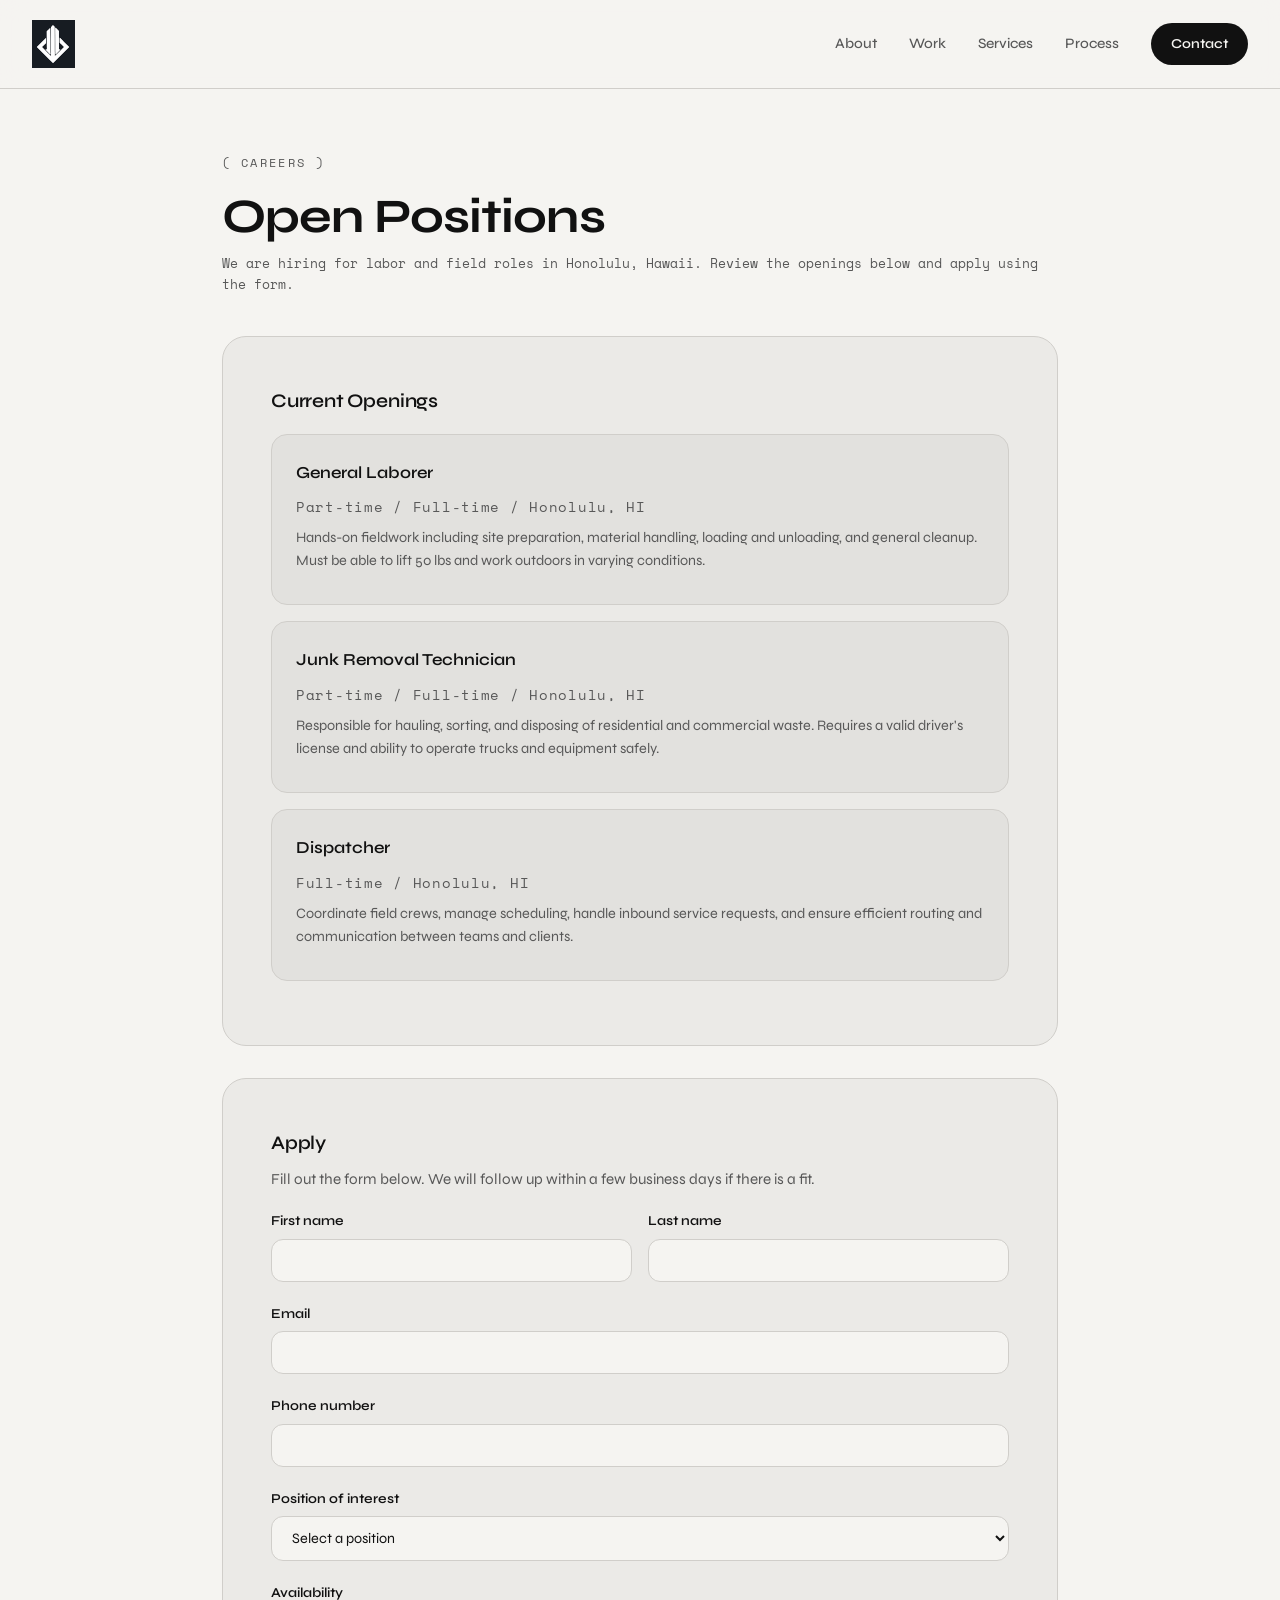
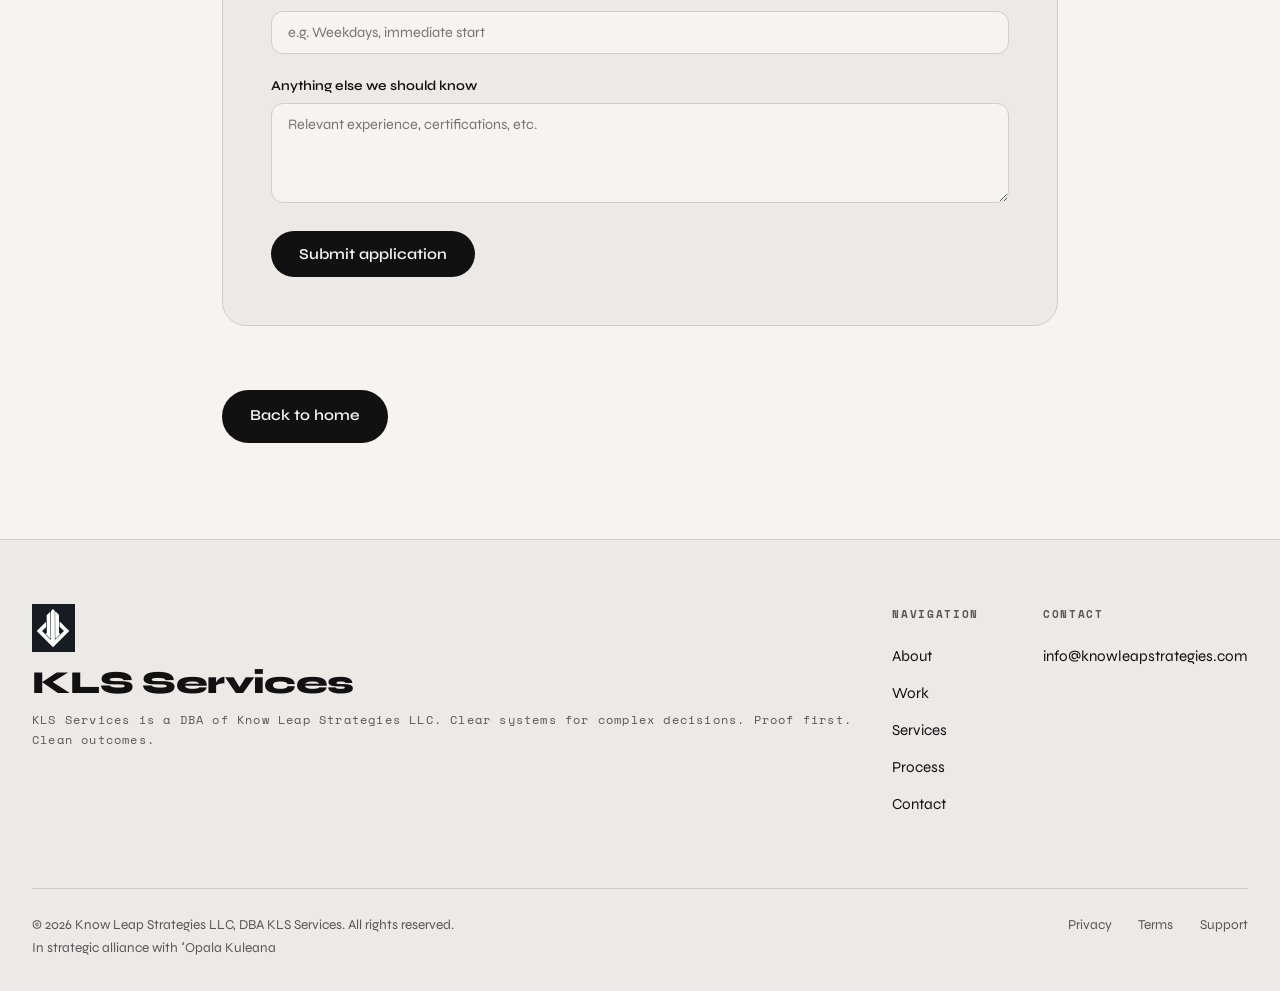
<file: careers/index.html>
<!DOCTYPE html>
<html lang="en">
<head>
  <!-- Google tag (gtag.js) -->
<script async src="https://www.googletagmanager.com/gtag/js?id=G-FE89VCG9CY"></script>
<script>
  window.dataLayer = window.dataLayer || [];
  function gtag(){dataLayer.push(arguments);}
  gtag('js', new Date());

  gtag('config', 'G-FE89VCG9CY');
</script>
<meta charset="utf-8"/>
<title>Careers | Know Leap Strategies | KLS Services</title>
<meta content="width=device-width, initial-scale=1" name="viewport"/>
<meta content="Open positions at Know Leap Strategies (KLS Services). Apply for labor and field roles in Honolulu, Hawaii." name="description"/>
<meta name="robots" content="noindex, nofollow">
<link rel="icon" href="/assets/images/icons/knowleap_favicon.ico" sizes="any">
<link rel="icon" type="image/png" sizes="32x32" href="/assets/images/icons/favicon-32x32.png">
<link rel="icon" type="image/png" sizes="16x16" href="/assets/images/icons/favicon-16x16.png">
<link rel="apple-touch-icon" href="/assets/images/icons/favicon-256x256.png">
<link rel="canonical" href="https://knowleapstrategies.com/careers" />
<meta property="og:title" content="Careers | Know Leap Strategies | KLS Services">
<meta property="og:description" content="Open positions at Know Leap Strategies (KLS Services). Apply for labor and field roles in Honolulu, Hawaii.">
<meta property="og:url" content="https://knowleapstrategies.com/careers" />
<meta property="og:image" content="https://knowleapstrategies.com/assets/images/icons/favicon-256x256.png">
<meta property="og:type" content="website">
<meta name="twitter:card" content="summary_large_image">
<meta name="twitter:image" content="https://knowleapstrategies.com/assets/images/icons/favicon-256x256.png">
<link rel="preconnect" href="https://fonts.googleapis.com">
<link rel="preconnect" href="https://fonts.gstatic.com" crossorigin>
<link href="https://fonts.googleapis.com/css2?family=Instrument+Serif:ital@0;1&family=Syne:wght@400;500;600;700;800&family=Space+Mono:wght@400;700&display=swap" rel="stylesheet">
<style>
  :root {
    --void-black: #f5f4f1;
    --void-dark: #ebeae7;
    --void-gray: #d0ceca;
    --void-gray-light: #bcbab6;
    --void-white: #111111;
    --void-muted: #585858;
    --void-purple: #1a1a1a;
    --void-gradient: linear-gradient(135deg, #111111 0%, #404040 50%, #1a1a1a 100%);
    --font-display: 'Syne', sans-serif;
    --font-serif: 'Instrument Serif', serif;
    --font-mono: 'Space Mono', monospace;
    --max: 900px;
  }

  *, *::before, *::after { margin: 0; padding: 0; box-sizing: border-box; }

  body {
    font-family: var(--font-display);
    background: var(--void-black);
    color: var(--void-white);
    line-height: 1.7;
    overflow-x: hidden;
  }

  a { color: inherit; text-decoration: none; }

  ::selection { background: #1a1a1a; color: #f5f4f1; }

  .site-header {
    position: sticky;
    top: 0;
    z-index: 100;
    background: rgba(245, 244, 241, 0.92);
    backdrop-filter: blur(12px);
    border-bottom: 1px solid var(--void-gray);
  }

  .header-inner {
    max-width: 1400px;
    margin: 0 auto;
    padding: 1.25rem 2rem;
    display: flex;
    justify-content: space-between;
    align-items: center;
  }

  .logo-link {
    display: flex;
    align-items: center;
    gap: 0.5rem;
  }

  .nav-logo-img {
    height: 48px;
    width: auto;
    display: block;
  }

  .footer-logo-img {
    height: 48px;
    width: auto;
    display: block;
    margin-bottom: 0.75rem;
  }

  .header-nav {
    display: flex;
    align-items: center;
    gap: 2rem;
  }

  .header-nav a {
    font-size: 0.9rem;
    font-weight: 500;
    color: var(--void-muted);
    transition: color 0.3s;
  }

  .header-nav a:hover { color: var(--void-white); }

  .header-nav .nav-cta {
    background: var(--void-white);
    color: var(--void-black);
    padding: 0.6rem 1.25rem;
    border-radius: 100px;
    font-weight: 600;
    font-size: 0.85rem;
    transition: box-shadow 0.3s;
  }

  .header-nav .nav-cta:hover {
    box-shadow: 0 10px 30px rgba(0, 0, 0, 0.12);
    color: var(--void-black);
  }

  .page-wrap {
    max-width: var(--max);
    margin: 0 auto;
    padding: 4rem 2rem 6rem;
  }

  .page-label {
    font-family: var(--font-mono);
    font-size: 0.75rem;
    color: var(--void-muted);
    letter-spacing: 0.2em;
    text-transform: uppercase;
    margin-bottom: 1rem;
  }

  .page-title {
    font-size: clamp(2rem, 5vw, 3rem);
    font-weight: 700;
    line-height: 1.15;
    margin-bottom: 0.5rem;
    letter-spacing: -0.02em;
  }

  .page-meta {
    font-family: var(--font-mono);
    font-size: 0.8rem;
    color: var(--void-muted);
    margin-bottom: 2.5rem;
  }

  .content-card {
    background: var(--void-dark);
    border: 1px solid var(--void-gray);
    border-radius: 24px;
    padding: clamp(1.5rem, 4vw, 3rem);
    margin-bottom: 2rem;
  }

  .content-card h2 {
    font-size: 1.2rem;
    font-weight: 600;
    margin: 2rem 0 0.5rem;
    letter-spacing: -0.01em;
  }

  .content-card h2:first-child { margin-top: 0; }

  .content-card p {
    color: var(--void-muted);
    font-size: 0.95rem;
    margin: 0.5rem 0;
    line-height: 1.7;
  }

  .content-card a {
    color: var(--void-purple);
    transition: opacity 0.3s;
  }

  .content-card a:hover { opacity: 0.8; }

  .content-card ul {
    padding-left: 0;
    list-style: none;
    margin: 0.6rem 0;
  }

  .content-card li {
    color: var(--void-muted);
    font-size: 0.95rem;
    margin: 0.4rem 0;
    padding-left: 1.25rem;
    position: relative;
    line-height: 1.7;
  }

  .content-card li::before {
    content: '';
    position: absolute;
    left: 0;
    top: 0.7em;
    width: 5px;
    height: 5px;
    background: var(--void-purple);
    border-radius: 50%;
  }

  .position-card {
    border: 1px solid var(--void-gray);
    border-radius: 16px;
    padding: 1.5rem;
    margin: 1rem 0;
    background: rgba(0, 0, 0, 0.04);
  }

  .position-card h3 {
    font-size: 1.05rem;
    font-weight: 600;
    margin-bottom: 0.35rem;
  }

  .position-meta {
    font-family: var(--font-mono);
    font-size: 0.75rem;
    color: var(--void-muted);
    letter-spacing: 0.05em;
    margin-bottom: 0.5rem;
  }

  .position-card p {
    color: var(--void-muted);
    font-size: 0.9rem;
    line-height: 1.6;
  }

  .form-section {
    margin-top: 1rem;
  }

  .form-group {
    margin-bottom: 1.25rem;
  }

  .form-group label {
    display: block;
    font-size: 0.85rem;
    font-weight: 600;
    margin-bottom: 0.4rem;
  }

  .form-group input,
  .form-group select,
  .form-group textarea {
    width: 100%;
    padding: 0.75rem 1rem;
    border: 1px solid var(--void-gray);
    border-radius: 12px;
    background: var(--void-black);
    color: var(--void-white);
    font-family: var(--font-display);
    font-size: 0.9rem;
    transition: border-color 0.3s;
  }

  .form-group input:focus,
  .form-group select:focus,
  .form-group textarea:focus {
    outline: none;
    border-color: var(--void-white);
  }

  .form-group textarea {
    resize: vertical;
    min-height: 100px;
  }

  .form-row {
    display: grid;
    grid-template-columns: 1fr 1fr;
    gap: 1rem;
  }

  .submit-btn {
    display: inline-flex;
    align-items: center;
    gap: 0.5rem;
    font-family: var(--font-display);
    font-weight: 600;
    font-size: 0.95rem;
    background: var(--void-white);
    color: var(--void-black);
    padding: 0.85rem 1.75rem;
    border: none;
    border-radius: 100px;
    cursor: pointer;
    transition: box-shadow 0.3s;
  }

  .submit-btn:hover {
    box-shadow: 0 15px 35px rgba(0, 0, 0, 0.12);
  }

  .back-link {
    display: inline-flex;
    align-items: center;
    gap: 0.5rem;
    margin-top: 2rem;
    font-weight: 600;
    font-size: 0.95rem;
    background: var(--void-white);
    color: var(--void-black);
    padding: 0.85rem 1.75rem;
    border-radius: 100px;
    transition: box-shadow 0.3s;
  }

  .back-link:hover {
    box-shadow: 0 15px 35px rgba(0, 0, 0, 0.12);
    color: var(--void-black);
  }

  .form-success {
    display: none;
    text-align: center;
    padding: 2rem 0;
  }

  .form-success h2 {
    margin-top: 0;
    margin-bottom: 0.5rem;
  }

  .site-footer {
    background: var(--void-dark);
    padding: 4rem 2rem 2rem;
    border-top: 1px solid var(--void-gray);
  }

  .footer-inner {
    max-width: 1400px;
    margin: 0 auto;
  }

  .footer-top {
    display: flex;
    justify-content: space-between;
    align-items: flex-start;
    margin-bottom: 4rem;
  }

  .footer-logo {
    font-size: 2rem;
    font-weight: 800;
    letter-spacing: -0.02em;
    line-height: 1.2;
  }

  .footer-tagline {
    font-family: var(--font-mono);
    font-size: 0.75rem;
    color: var(--void-muted);
    letter-spacing: 0.1em;
    margin-top: 0.5rem;
  }

  .footer-links {
    display: flex;
    gap: 4rem;
  }

  .footer-col h4 {
    font-family: var(--font-mono);
    font-size: 0.7rem;
    color: var(--void-muted);
    letter-spacing: 0.15em;
    text-transform: uppercase;
    margin-bottom: 1rem;
  }

  .footer-col a {
    display: block;
    font-size: 0.95rem;
    padding: 0.35rem 0;
    transition: color 0.3s;
  }

  .footer-col a:hover { color: var(--void-purple); }

  .footer-bottom {
    display: flex;
    justify-content: space-between;
    padding-top: 1.5rem;
    border-top: 1px solid var(--void-gray);
    font-size: 0.85rem;
    color: var(--void-muted);
  }

  .footer-legal a {
    margin-left: 1.5rem;
    transition: color 0.3s;
  }

  .footer-legal a:hover { color: var(--void-purple); }

  @media (max-width: 768px) {
    .header-nav { display: none; }
    .nav-logo-img { height: 36px; }
    .form-row { grid-template-columns: 1fr; }
    .footer-top { flex-direction: column; gap: 2rem; }
    .footer-links { gap: 2rem; }
    .footer-bottom { flex-direction: column; gap: 0.75rem; }
    .footer-legal a { margin-left: 0; margin-right: 1.5rem; }
  }
</style>
</head>
<body>
<header class="site-header">
  <div class="header-inner">
    <a href="/index.html" class="logo-link">
      <img src="/assets/images/brand/kls-logo-primary.svg" alt="Know Leap Strategies logo" class="nav-logo-img">
    </a>
    <nav class="header-nav">
      <a href="/index.html#about">About</a>
      <a href="/index.html#work">Work</a>
      <a href="/index.html#services">Services</a>
      <a href="/index.html#process">Process</a>
      <a href="/index.html#contact" class="nav-cta">Contact</a>
    </nav>
  </div>
</header>

<main>
  <div class="page-wrap">
    <p class="page-label">( Careers )</p>
    <h1 class="page-title">Open Positions</h1>
    <p class="page-meta">We are hiring for labor and field roles in Honolulu, Hawaii. Review the openings below and apply using the form.</p>

    <div class="content-card">
      <h2>Current Openings</h2>

      <div class="position-card">
        <h3>General Laborer</h3>
        <p class="position-meta">Part-time / Full-time / Honolulu, HI</p>
        <p>Hands-on fieldwork including site preparation, material handling, loading and unloading, and general cleanup. Must be able to lift 50 lbs and work outdoors in varying conditions.</p>
      </div>

      <div class="position-card">
        <h3>Junk Removal Technician</h3>
        <p class="position-meta">Part-time / Full-time / Honolulu, HI</p>
        <p>Responsible for hauling, sorting, and disposing of residential and commercial waste. Requires a valid driver's license and ability to operate trucks and equipment safely.</p>
      </div>

      <div class="position-card">
        <h3>Dispatcher</h3>
        <p class="position-meta">Full-time / Honolulu, HI</p>
        <p>Coordinate field crews, manage scheduling, handle inbound service requests, and ensure efficient routing and communication between teams and clients.</p>
      </div>
    </div>

    <div class="content-card">
      <h2>Apply</h2>
      <p>Fill out the form below. We will follow up within a few business days if there is a fit.</p>

      <form class="form-section" id="careers-form" action="https://formspree.io/f/mzeberko" method="POST">
        <div class="form-row">
          <div class="form-group">
            <label for="first-name">First name</label>
            <input type="text" id="first-name" name="first_name" required>
          </div>
          <div class="form-group">
            <label for="last-name">Last name</label>
            <input type="text" id="last-name" name="last_name" required>
          </div>
        </div>

        <div class="form-group">
          <label for="email">Email</label>
          <input type="email" id="email" name="email" required>
        </div>

        <div class="form-group">
          <label for="phone">Phone number</label>
          <input type="tel" id="phone" name="phone">
        </div>

        <div class="form-group">
          <label for="position">Position of interest</label>
          <select id="position" name="position" required>
            <option value="" disabled selected>Select a position</option>
            <option value="General Laborer">General Laborer</option>
            <option value="Junk Removal Technician">Junk Removal Technician</option>
            <option value="Dispatcher">Dispatcher</option>
          </select>
        </div>

        <div class="form-group">
          <label for="availability">Availability</label>
          <input type="text" id="availability" name="availability" placeholder="e.g. Weekdays, immediate start">
        </div>

        <div class="form-group">
          <label for="message">Anything else we should know</label>
          <textarea id="message" name="message" placeholder="Relevant experience, certifications, etc."></textarea>
        </div>

        <button type="submit" class="submit-btn">Submit application</button>
      </form>

      <div class="form-success" id="form-success">
        <h2>Application received</h2>
        <p>We will review your submission and reach out if there is a match. Thank you for your interest.</p>
      </div>
    </div>

    <a class="back-link" href="/index.html">Back to home</a>
  </div>
</main>

<footer class="site-footer">
  <div class="footer-inner">
    <div class="footer-top">
      <div>
        <img src="/assets/images/brand/kls-logo-primary.svg" alt="KLS Services — Know Leap Strategies logo" class="footer-logo-img" loading="lazy">
        <div class="footer-logo">KLS Services</div>
        <p class="footer-tagline">KLS Services is a DBA of Know Leap Strategies LLC. Clear systems for complex decisions. Proof first. Clean outcomes.</p>
      </div>
      <div class="footer-links">
        <div class="footer-col">
          <h4>Navigation</h4>
          <a href="/index.html#about">About</a>
          <a href="/index.html#work">Work</a>
          <a href="/index.html#services">Services</a>
          <a href="/index.html#process">Process</a>
          <a href="/index.html#contact">Contact</a>
        </div>
        <div class="footer-col">
          <h4>Contact</h4>
          <a href="mailto:info@knowleapstrategies.com">info@knowleapstrategies.com</a>
        </div>
      </div>
    </div>
    <div class="footer-bottom">
      <div>
        <p>&copy; <span id="year"></span> Know Leap Strategies LLC, DBA KLS Services. All rights reserved.</p>
        <p class="footer-alliance">In strategic alliance with <a href="https://opalakuleana.com" target="_blank" rel="noopener">&#699;Opala Kuleana</a></p>
      </div>
      <div class="footer-legal">
        <a href="/privacy.html">Privacy</a>
        <a href="/terms.html">Terms</a>
        <a href="/support.html">Support</a>
      </div>
    </div>
  </div>
</footer>

<script>
document.getElementById("year").textContent = new Date().getFullYear();

document.getElementById("careers-form").addEventListener("submit", function(e) {
  e.preventDefault();
  var form = this;
  var data = new FormData(form);
  fetch(form.action, {
    method: "POST",
    body: data,
    headers: { "Accept": "application/json" }
  }).then(function(r) {
    if (r.ok) {
      form.style.display = "none";
      document.getElementById("form-success").style.display = "block";
    }
  });
});
</script>
</body>
</html>
</file>
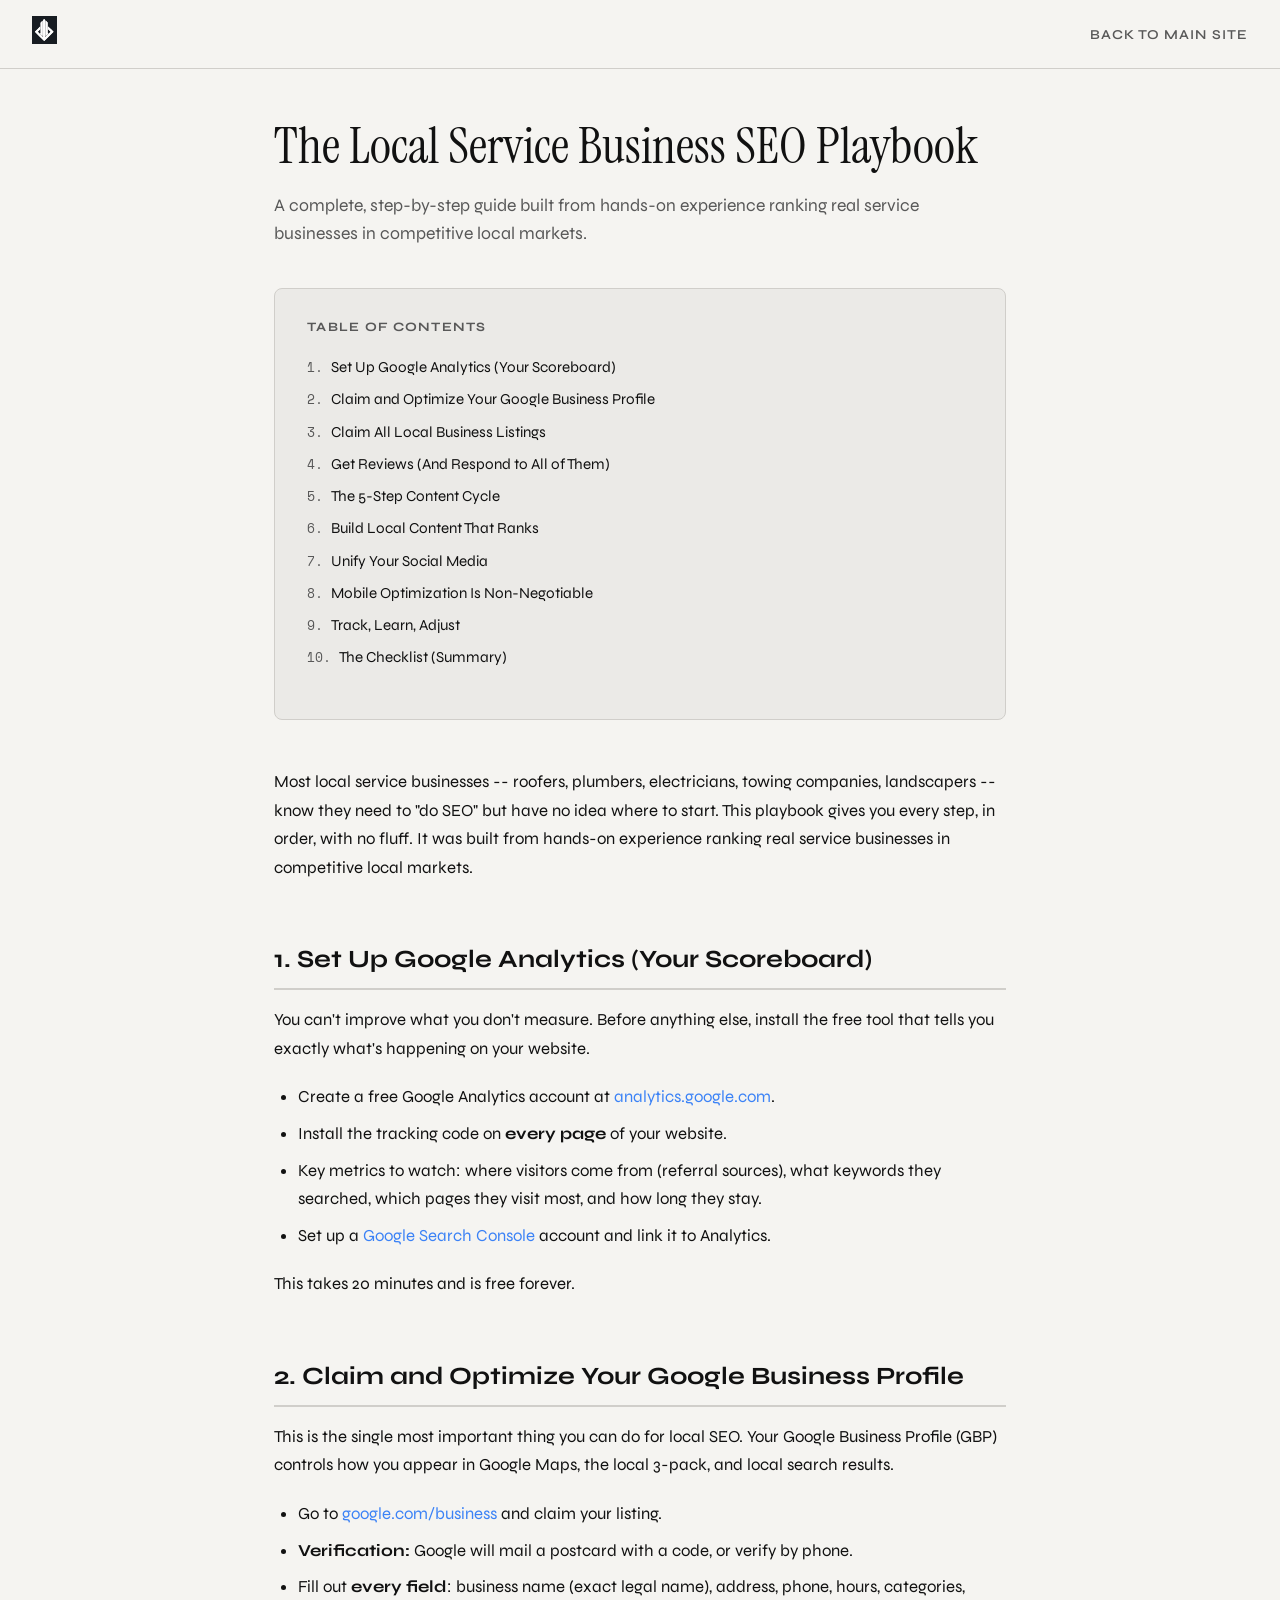
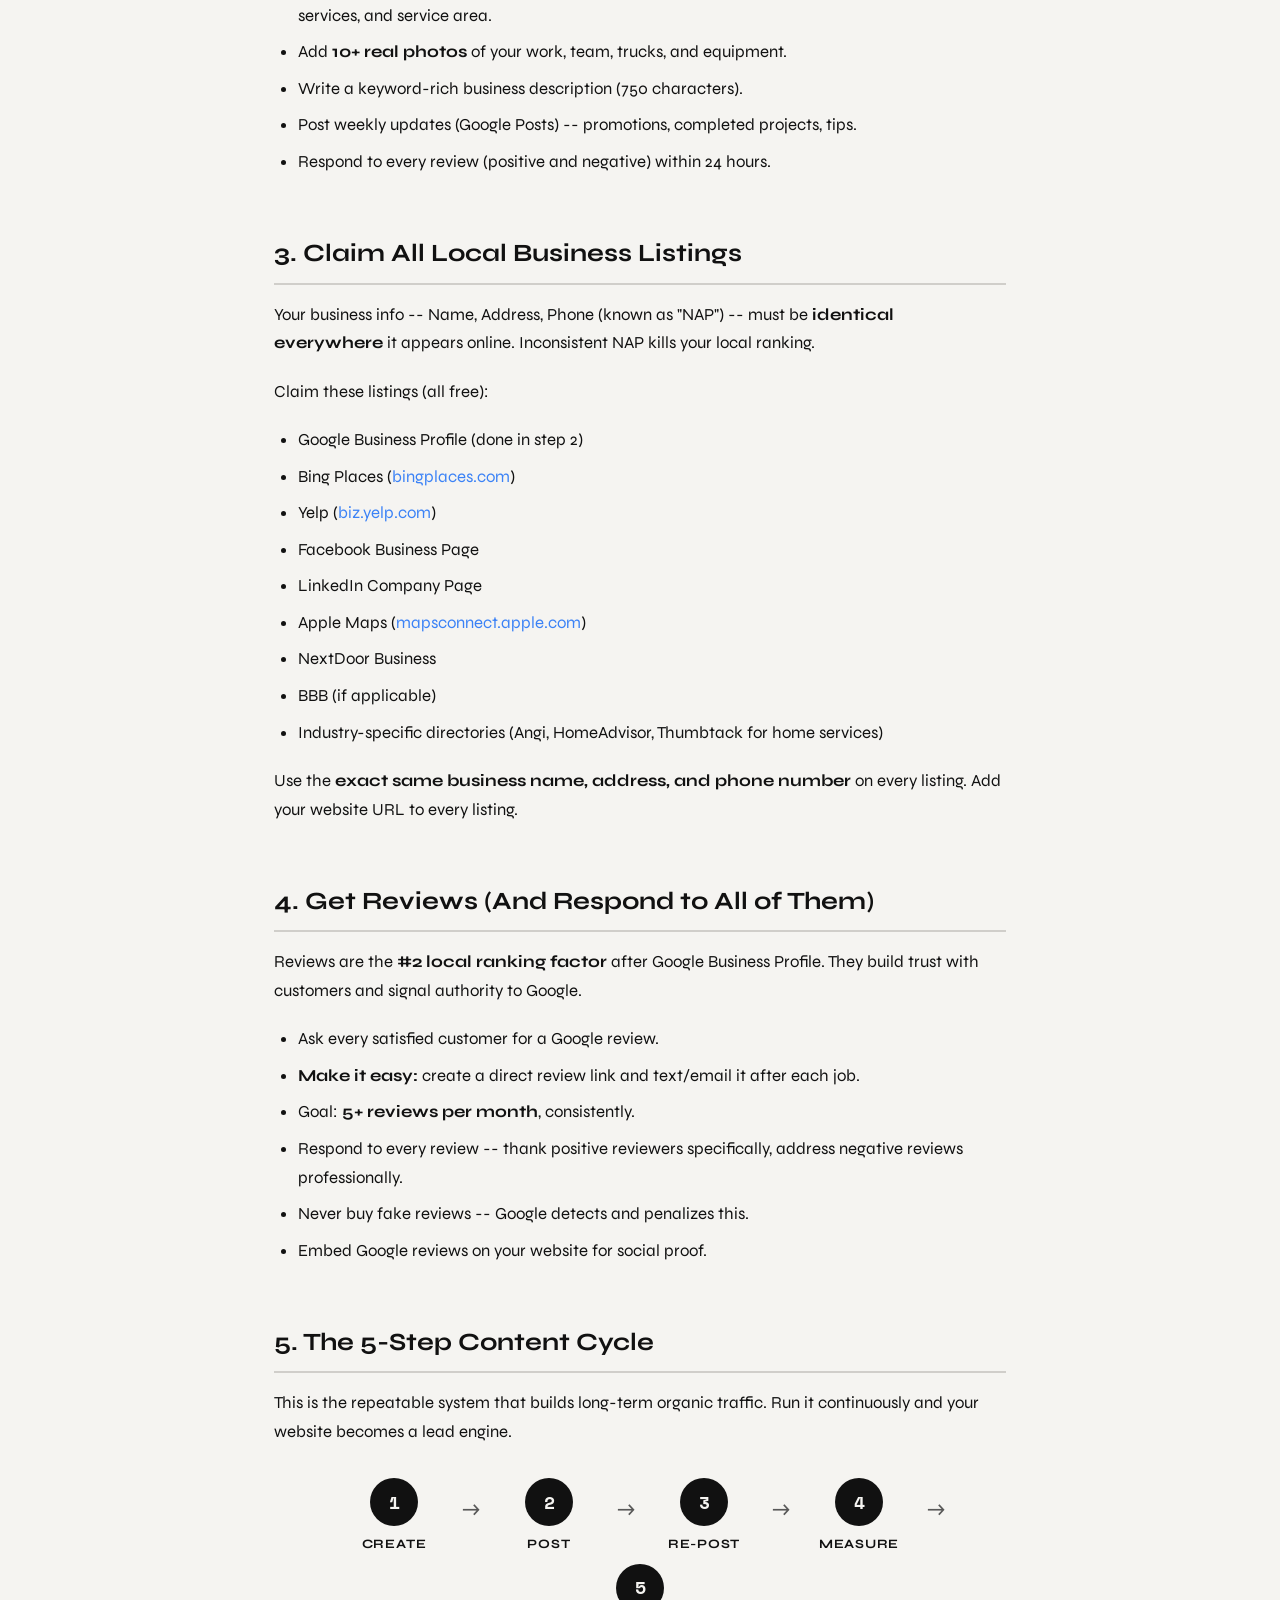
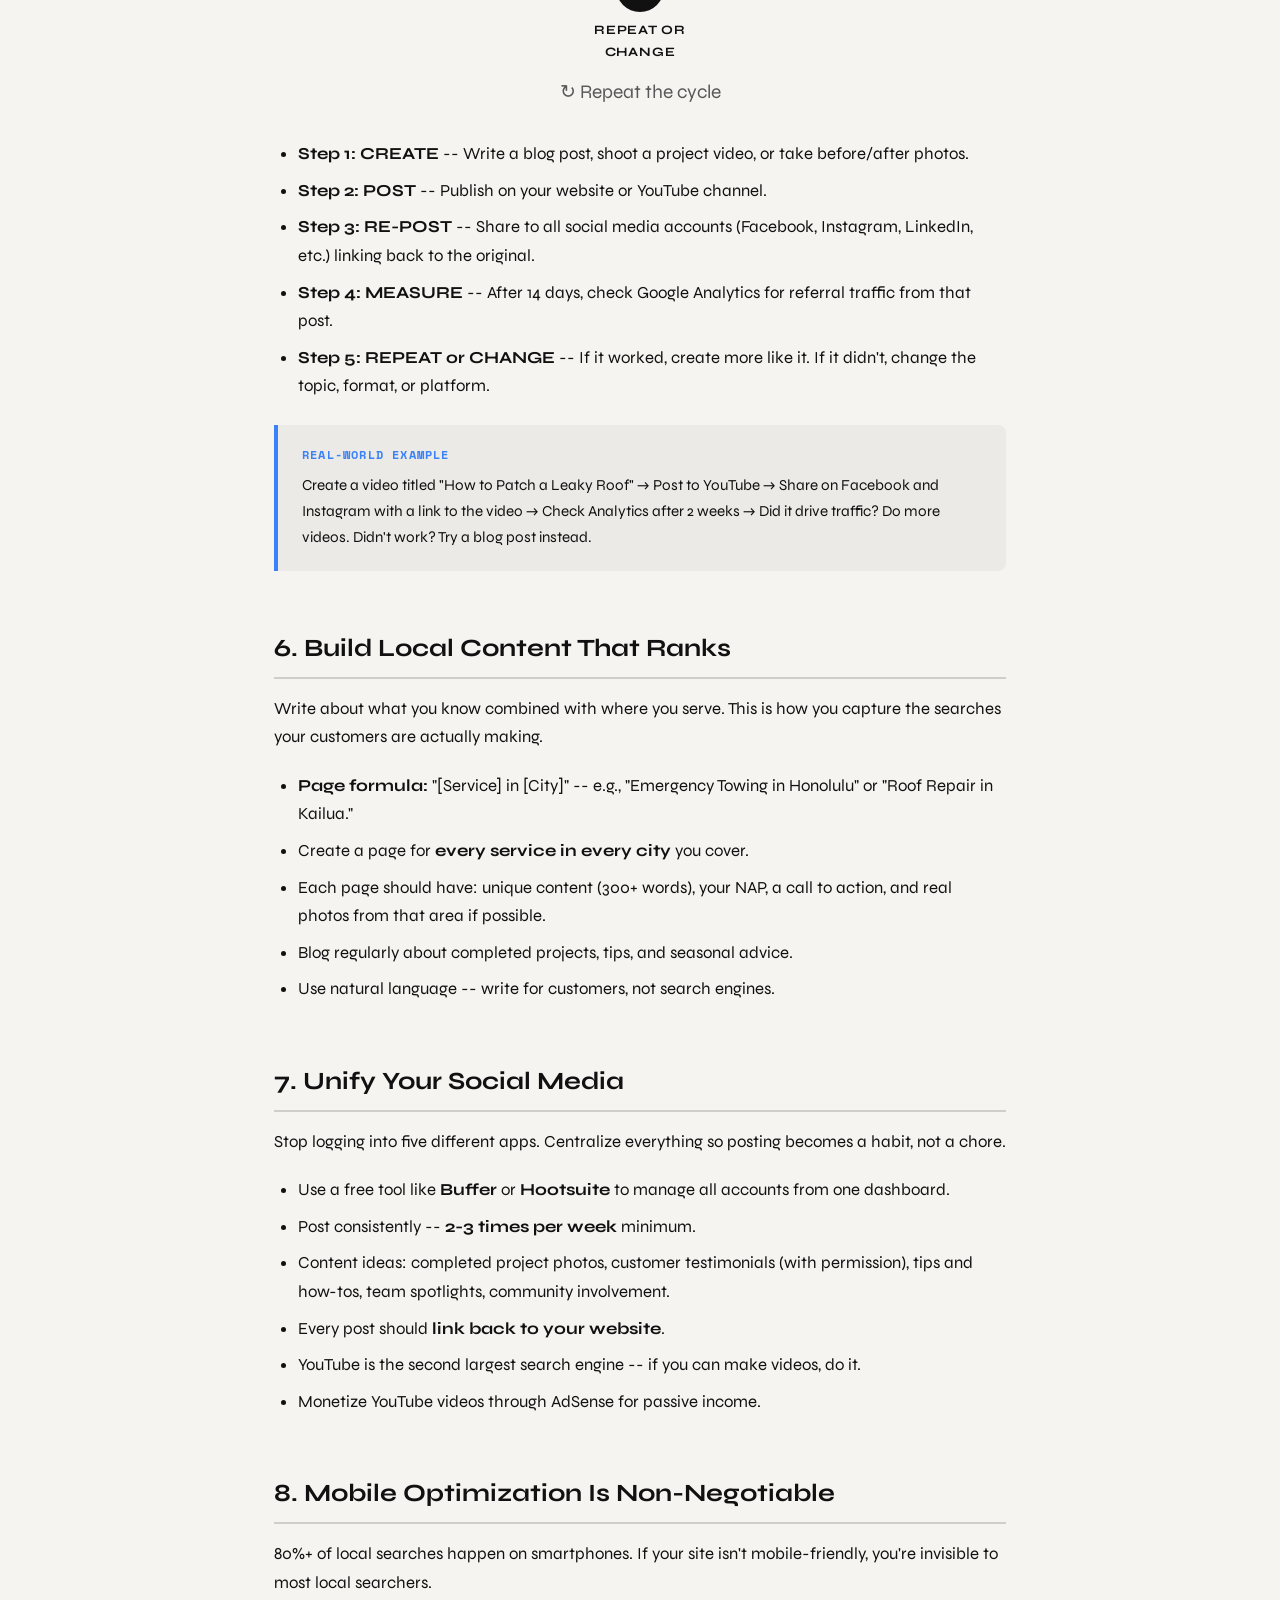
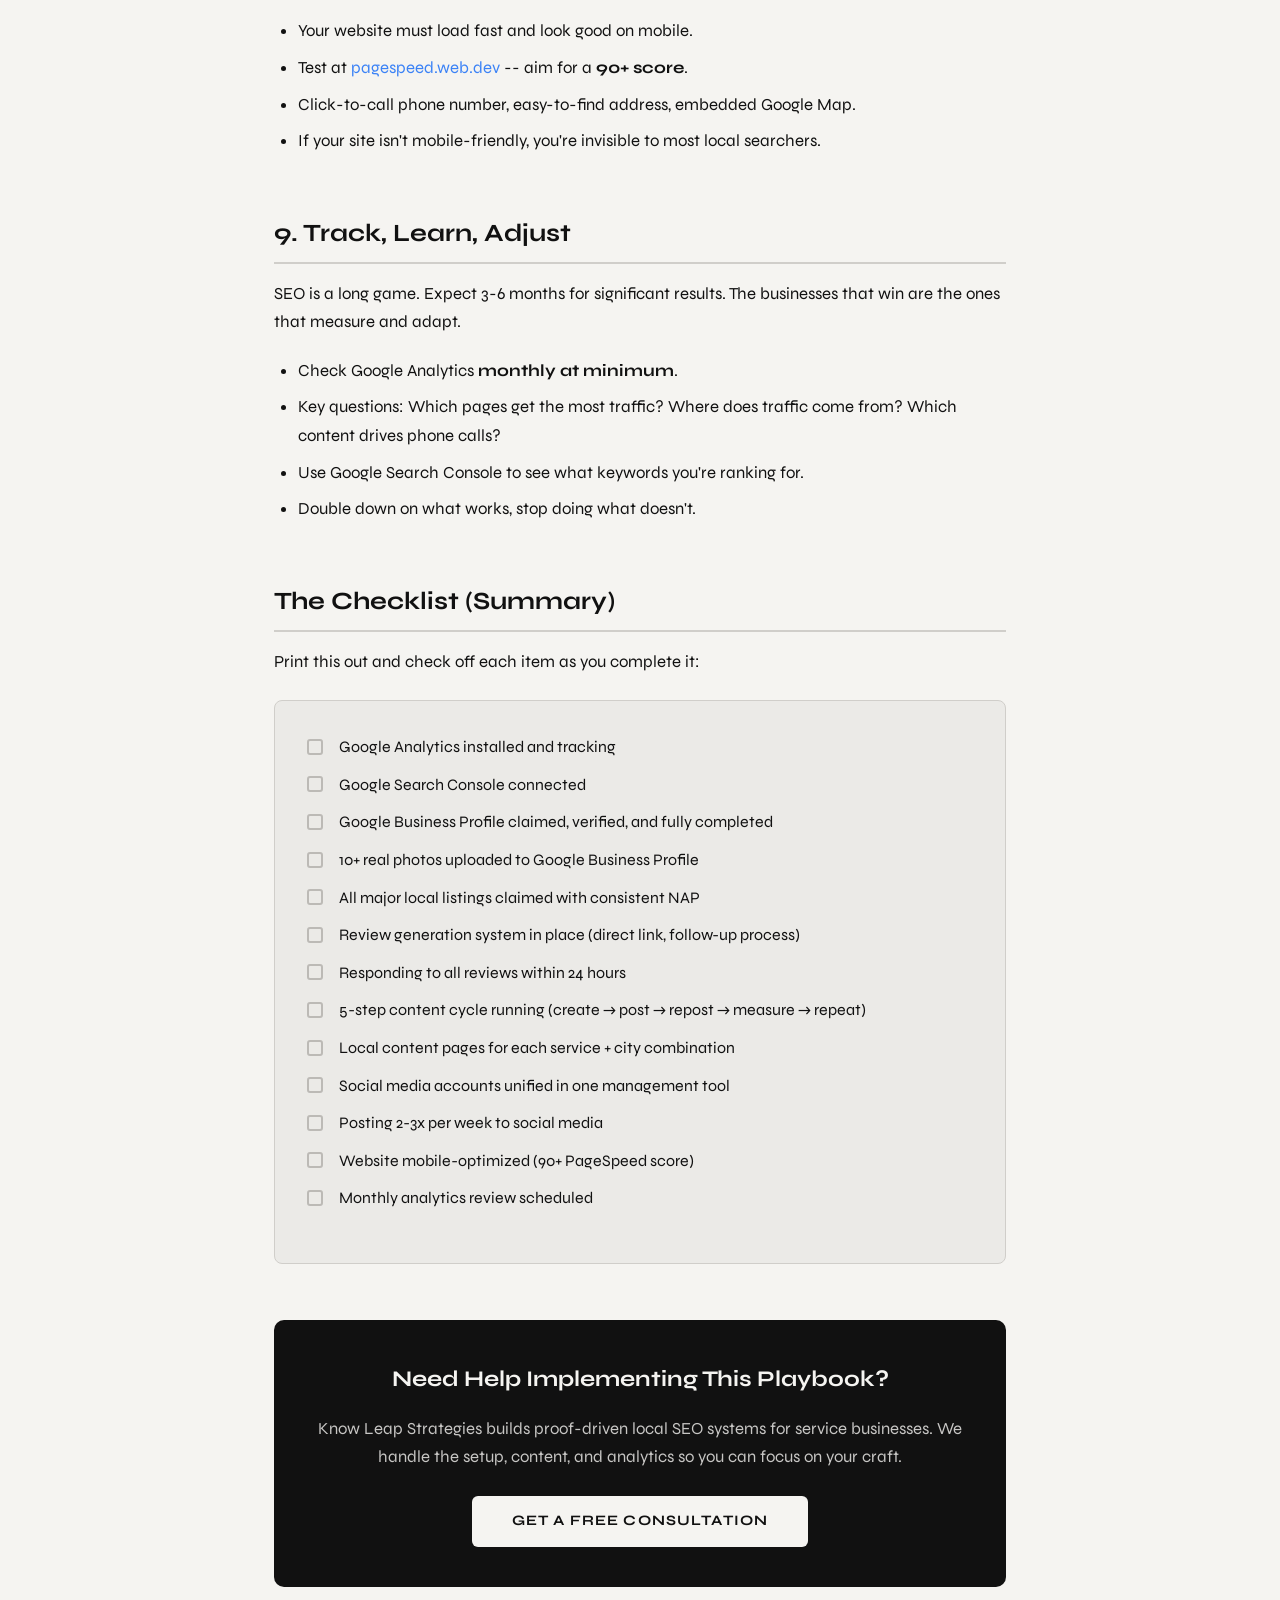
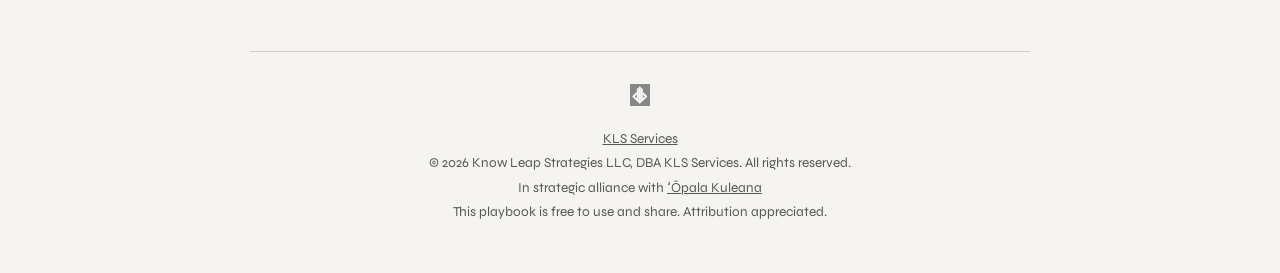
<file: local-seo-playbook.html>
<!DOCTYPE html>
<html lang="en">
<head>
  <!-- Google tag (gtag.js) -->
<script async src="https://www.googletagmanager.com/gtag/js?id=G-FE89VCG9CY"></script>
<script>
  window.dataLayer = window.dataLayer || [];
  function gtag(){dataLayer.push(arguments);}
  gtag('js', new Date());
  gtag('config', 'G-FE89VCG9CY');
</script>
  <meta charset="UTF-8">
  <meta name="robots" content="noindex, nofollow">
  <title>The Local Service Business SEO Playbook | Know Leap Strategies</title>
  <meta name="viewport" content="width=device-width, initial-scale=1.0">
  <meta name="description" content="A complete, step-by-step SEO playbook for local service businesses. Covers Google Business Profile, local listings, reviews, content strategy, analytics, and the 5-step content cycle.">
  <link rel="canonical" href="https://knowleapstrategies.com/local-seo-playbook.html" />

  <!-- Open Graph -->
  <meta property="og:title" content="The Local Service Business SEO Playbook | Know Leap Strategies" />
  <meta property="og:description" content="A complete, step-by-step SEO playbook for local service businesses. Covers Google Business Profile, local listings, reviews, content strategy, analytics, and the 5-step content cycle." />
  <meta property="og:url" content="https://knowleapstrategies.com/local-seo-playbook.html" />
  <meta property="og:type" content="article" />
  <meta property="og:image" content="https://knowleapstrategies.com/assets/images/icons/favicon-256x256.png" />

  <!-- Twitter Card -->
  <meta name="twitter:card" content="summary_large_image" />
  <meta name="twitter:title" content="The Local Service Business SEO Playbook | Know Leap Strategies" />
  <meta name="twitter:description" content="A complete, step-by-step SEO playbook for local service businesses." />
  <meta name="twitter:image" content="https://knowleapstrategies.com/assets/images/icons/favicon-256x256.png" />

  <!-- Schema.org Article -->
  <script type="application/ld+json">
  {
    "@context": "https://schema.org",
    "@type": "Article",
    "headline": "The Local Service Business SEO Playbook",
    "description": "A complete, step-by-step SEO playbook for local service businesses. Covers Google Business Profile, local listings, reviews, content strategy, analytics, and the 5-step content cycle.",
    "author": {
      "@type": "Organization",
      "name": "Know Leap Strategies",
      "url": "https://knowleapstrategies.com/"
    },
    "publisher": {
      "@type": "Organization",
      "name": "Know Leap Strategies",
      "url": "https://knowleapstrategies.com/",
      "logo": {
        "@type": "ImageObject",
        "url": "https://knowleapstrategies.com/assets/images/brand/kls-logo-primary.svg"
      }
    },
    "mainEntityOfPage": {
      "@type": "WebPage",
      "@id": "https://knowleapstrategies.com/local-seo-playbook.html"
    },
    "datePublished": "2026-06-14",
    "dateModified": "2026-06-14",
    "url": "https://knowleapstrategies.com/local-seo-playbook.html"
  }
  </script>

  <!-- Favicons -->
  <link rel="icon" href="/assets/images/icons/knowleap_favicon.ico" sizes="any">
  <link rel="icon" type="image/png" sizes="32x32" href="/assets/images/icons/favicon-32x32.png">
  <link rel="icon" type="image/png" sizes="16x16" href="/assets/images/icons/favicon-16x16.png">
  <link rel="apple-touch-icon" href="/assets/images/icons/favicon-256x256.png">

  <!-- Fonts -->
  <link rel="preconnect" href="https://fonts.googleapis.com">
  <link rel="preconnect" href="https://fonts.gstatic.com" crossorigin>
  <link href="https://fonts.googleapis.com/css2?family=Instrument+Serif:ital@0;1&family=Syne:wght@400;500;600;700;800&family=Space+Mono:wght@400;700&display=swap" rel="stylesheet">

  <style>
    /* ---- CSS Custom Properties (from style.css) ---- */
    :root {
      --void-black: #f5f4f1;
      --void-dark: #ebeae7;
      --void-gray: #d0ceca;
      --void-gray-light: #bcbab6;
      --void-white: #111111;
      --void-muted: #585858;
      --void-blue: #3b82f6;
      --void-coral: #f97316;
      --font-display: 'Syne', sans-serif;
      --font-serif: 'Instrument Serif', serif;
      --font-mono: 'Space Mono', monospace;
    }

    /* ---- Reset ---- */
    *, *::before, *::after { margin: 0; padding: 0; box-sizing: border-box; }
    html { font-size: 16px; scroll-behavior: smooth; }

    /* ---- Body ---- */
    body {
      font-family: var(--font-display);
      font-weight: 400;
      background: var(--void-black);
      color: var(--void-white);
      line-height: 1.7;
      -webkit-font-smoothing: antialiased;
    }

    a { color: var(--void-blue); text-decoration: none; }
    a:hover { text-decoration: underline; }

    /* ---- Top Nav ---- */
    .article-nav {
      position: sticky;
      top: 0;
      z-index: 100;
      display: flex;
      align-items: center;
      justify-content: space-between;
      padding: 1rem 2rem;
      background: var(--void-black);
      border-bottom: 1px solid var(--void-gray);
    }
    .article-nav img {
      height: 28px;
      width: auto;
    }
    .article-nav .back-link {
      font-family: var(--font-display);
      font-size: 0.85rem;
      font-weight: 600;
      text-transform: uppercase;
      letter-spacing: 0.08em;
      color: var(--void-muted);
      transition: color 0.2s;
    }
    .article-nav .back-link:hover {
      color: var(--void-white);
      text-decoration: none;
    }

    /* ---- Article Container ---- */
    .article-container {
      max-width: 780px;
      margin: 0 auto;
      padding: 3rem 1.5rem 4rem;
    }

    /* ---- Typography ---- */
    h1 {
      font-family: var(--font-serif);
      font-size: clamp(2.2rem, 5vw, 3.2rem);
      font-weight: 400;
      line-height: 1.15;
      margin-bottom: 1rem;
      color: var(--void-white);
    }
    .article-subtitle {
      font-family: var(--font-display);
      font-size: 1.1rem;
      color: var(--void-muted);
      margin-bottom: 2.5rem;
      line-height: 1.6;
    }
    h2 {
      font-family: var(--font-display);
      font-size: 1.55rem;
      font-weight: 700;
      margin-top: 3.5rem;
      margin-bottom: 1rem;
      padding-bottom: 0.5rem;
      border-bottom: 2px solid var(--void-gray);
      color: var(--void-white);
    }
    h3 {
      font-family: var(--font-display);
      font-size: 1.15rem;
      font-weight: 600;
      margin-top: 2rem;
      margin-bottom: 0.75rem;
    }
    p {
      margin-bottom: 1.25rem;
      font-size: 1.05rem;
    }
    ul, ol {
      margin-bottom: 1.25rem;
      padding-left: 1.5rem;
    }
    li {
      margin-bottom: 0.5rem;
      font-size: 1.05rem;
    }
    li ul { margin-top: 0.5rem; }
    strong { font-weight: 700; }

    /* ---- Table of Contents ---- */
    .toc {
      background: var(--void-dark);
      border: 1px solid var(--void-gray);
      border-radius: 8px;
      padding: 1.75rem 2rem;
      margin-bottom: 3rem;
    }
    .toc-title {
      font-family: var(--font-display);
      font-size: 0.8rem;
      font-weight: 700;
      text-transform: uppercase;
      letter-spacing: 0.1em;
      color: var(--void-muted);
      margin-bottom: 1rem;
    }
    .toc ol {
      list-style: none;
      padding-left: 0;
      counter-reset: toc-counter;
    }
    .toc li {
      counter-increment: toc-counter;
      margin-bottom: 0.4rem;
      font-size: 0.95rem;
    }
    .toc li::before {
      content: counter(toc-counter) ".";
      font-family: var(--font-mono);
      font-size: 0.8rem;
      color: var(--void-muted);
      margin-right: 0.5rem;
    }
    .toc a {
      color: var(--void-white);
      text-decoration: none;
      transition: color 0.2s;
    }
    .toc a:hover { color: var(--void-blue); }

    /* ---- Checklist ---- */
    .checklist-box {
      background: var(--void-dark);
      border: 1px solid var(--void-gray);
      border-radius: 8px;
      padding: 2rem;
      margin-top: 1.5rem;
    }
    .checklist-box ul {
      list-style: none;
      padding-left: 0;
    }
    .checklist-box li {
      position: relative;
      padding-left: 2rem;
      margin-bottom: 0.65rem;
      font-size: 1rem;
    }
    .checklist-box li::before {
      content: "";
      position: absolute;
      left: 0;
      top: 0.35rem;
      width: 16px;
      height: 16px;
      border: 2px solid var(--void-gray-light);
      border-radius: 3px;
    }

    /* ---- 5-Step Cycle Diagram ---- */
    .cycle-diagram {
      display: flex;
      flex-wrap: wrap;
      justify-content: center;
      gap: 0.5rem;
      margin: 2rem 0;
      align-items: center;
    }
    .cycle-step {
      display: flex;
      flex-direction: column;
      align-items: center;
      text-align: center;
      width: 120px;
    }
    .cycle-num {
      width: 48px;
      height: 48px;
      border-radius: 50%;
      background: var(--void-white);
      color: var(--void-black);
      font-family: var(--font-mono);
      font-size: 1.1rem;
      font-weight: 700;
      display: flex;
      align-items: center;
      justify-content: center;
      margin-bottom: 0.5rem;
    }
    .cycle-label {
      font-family: var(--font-display);
      font-size: 0.8rem;
      font-weight: 700;
      text-transform: uppercase;
      letter-spacing: 0.06em;
    }
    .cycle-arrow {
      font-size: 1.4rem;
      color: var(--void-muted);
      display: flex;
      align-items: center;
      padding-bottom: 1rem;
    }
    .cycle-wrap-arrow {
      width: 100%;
      text-align: center;
      font-size: 1.2rem;
      color: var(--void-muted);
      margin-top: 0.25rem;
    }

    /* ---- Example Block ---- */
    .example-block {
      background: var(--void-dark);
      border-left: 4px solid var(--void-blue);
      padding: 1.25rem 1.5rem;
      margin: 1.5rem 0;
      border-radius: 0 8px 8px 0;
    }
    .example-block p { margin-bottom: 0; font-size: 0.95rem; }
    .example-label {
      font-family: var(--font-mono);
      font-size: 0.75rem;
      font-weight: 700;
      text-transform: uppercase;
      letter-spacing: 0.1em;
      color: var(--void-blue);
      margin-bottom: 0.5rem;
    }

    /* ---- CTA Section ---- */
    .cta-section {
      margin-top: 3.5rem;
      padding: 2.5rem;
      background: var(--void-white);
      color: var(--void-black);
      border-radius: 10px;
      text-align: center;
    }
    .cta-section h2 {
      color: var(--void-black);
      border-bottom: none;
      margin-top: 0;
      padding-bottom: 0;
      font-size: 1.4rem;
    }
    .cta-section p {
      font-size: 1.05rem;
      margin-bottom: 1.5rem;
      color: rgba(245, 244, 241, 0.8);
    }
    .cta-btn {
      display: inline-block;
      font-family: var(--font-display);
      font-weight: 700;
      font-size: 0.9rem;
      text-transform: uppercase;
      letter-spacing: 0.08em;
      padding: 0.85rem 2.5rem;
      background: var(--void-black);
      color: var(--void-white);
      border-radius: 6px;
      text-decoration: none;
      transition: opacity 0.2s;
    }
    .cta-btn:hover {
      opacity: 0.85;
      text-decoration: none;
    }

    /* ---- Footer ---- */
    .article-footer {
      max-width: 780px;
      margin: 0 auto;
      padding: 2rem 1.5rem 3rem;
      text-align: center;
      border-top: 1px solid var(--void-gray);
      color: var(--void-muted);
      font-size: 0.85rem;
      line-height: 1.8;
    }
    .article-footer a {
      color: var(--void-muted);
      text-decoration: underline;
    }
    .article-footer a:hover { color: var(--void-white); }
    .footer-logo {
      height: 22px;
      width: auto;
      margin-bottom: 0.75rem;
      opacity: 0.5;
    }

    /* ---- Print Styles ---- */
    @media print {
      .article-nav, .cta-section { display: none; }
      body { background: #fff; color: #000; font-size: 11pt; }
      .article-container { max-width: 100%; padding: 0; }
      h1 { font-size: 22pt; }
      h2 { font-size: 14pt; border-color: #ccc; }
      a { color: #000; text-decoration: underline; }
      .toc, .checklist-box, .example-block { border-color: #ccc; background: #f9f9f9; }
      .cycle-num { background: #000; color: #fff; }
      .article-footer { border-color: #ccc; }
    }

    /* ---- Responsive ---- */
    @media (max-width: 640px) {
      .article-nav { padding: 0.75rem 1rem; }
      .article-container { padding: 2rem 1rem 3rem; }
      .toc { padding: 1.25rem 1.25rem; }
      .checklist-box { padding: 1.25rem; }
      .cta-section { padding: 2rem 1.25rem; }
      .cycle-step { width: 90px; }
      .cycle-num { width: 40px; height: 40px; font-size: 0.95rem; }
    }
  </style>
</head>
<body>

  <!-- Navigation -->
  <nav class="article-nav">
    <a href="index.html">
      <img src="/assets/images/brand/kls-logo-primary.svg" alt="Know Leap Strategies logo">
    </a>
    <a href="index.html" class="back-link">Back to Main Site</a>
  </nav>

  <article class="article-container">

    <h1>The Local Service Business SEO Playbook</h1>
    <p class="article-subtitle">A complete, step-by-step guide built from hands-on experience ranking real service businesses in competitive local markets.</p>

    <!-- Table of Contents -->
    <div class="toc">
      <div class="toc-title">Table of Contents</div>
      <ol>
        <li><a href="#analytics">Set Up Google Analytics (Your Scoreboard)</a></li>
        <li><a href="#gbp">Claim and Optimize Your Google Business Profile</a></li>
        <li><a href="#listings">Claim All Local Business Listings</a></li>
        <li><a href="#reviews">Get Reviews (And Respond to All of Them)</a></li>
        <li><a href="#content-cycle">The 5-Step Content Cycle</a></li>
        <li><a href="#local-content">Build Local Content That Ranks</a></li>
        <li><a href="#social">Unify Your Social Media</a></li>
        <li><a href="#mobile">Mobile Optimization Is Non-Negotiable</a></li>
        <li><a href="#track">Track, Learn, Adjust</a></li>
        <li><a href="#checklist">The Checklist (Summary)</a></li>
      </ol>
    </div>

    <!-- Intro -->
    <p>Most local service businesses -- roofers, plumbers, electricians, towing companies, landscapers -- know they need to "do SEO" but have no idea where to start. This playbook gives you every step, in order, with no fluff. It was built from hands-on experience ranking real service businesses in competitive local markets.</p>

    <!-- Section 1 -->
    <h2 id="analytics">1. Set Up Google Analytics (Your Scoreboard)</h2>
    <p>You can't improve what you don't measure. Before anything else, install the free tool that tells you exactly what's happening on your website.</p>
    <ul>
      <li>Create a free Google Analytics account at <a href="https://analytics.google.com" target="_blank" rel="noopener">analytics.google.com</a>.</li>
      <li>Install the tracking code on <strong>every page</strong> of your website.</li>
      <li>Key metrics to watch: where visitors come from (referral sources), what keywords they searched, which pages they visit most, and how long they stay.</li>
      <li>Set up a <a href="https://search.google.com/search-console" target="_blank" rel="noopener">Google Search Console</a> account and link it to Analytics.</li>
    </ul>
    <p>This takes 20 minutes and is free forever.</p>

    <!-- Section 2 -->
    <h2 id="gbp">2. Claim and Optimize Your Google Business Profile</h2>
    <p>This is the single most important thing you can do for local SEO. Your Google Business Profile (GBP) controls how you appear in Google Maps, the local 3-pack, and local search results.</p>
    <ul>
      <li>Go to <a href="https://www.google.com/business/" target="_blank" rel="noopener">google.com/business</a> and claim your listing.</li>
      <li><strong>Verification:</strong> Google will mail a postcard with a code, or verify by phone.</li>
      <li>Fill out <strong>every field</strong>: business name (exact legal name), address, phone, hours, categories, services, and service area.</li>
      <li>Add <strong>10+ real photos</strong> of your work, team, trucks, and equipment.</li>
      <li>Write a keyword-rich business description (750 characters).</li>
      <li>Post weekly updates (Google Posts) -- promotions, completed projects, tips.</li>
      <li>Respond to every review (positive and negative) within 24 hours.</li>
    </ul>

    <!-- Section 3 -->
    <h2 id="listings">3. Claim All Local Business Listings</h2>
    <p>Your business info -- Name, Address, Phone (known as "NAP") -- must be <strong>identical everywhere</strong> it appears online. Inconsistent NAP kills your local ranking.</p>
    <p>Claim these listings (all free):</p>
    <ul>
      <li>Google Business Profile (done in step 2)</li>
      <li>Bing Places (<a href="https://www.bingplaces.com" target="_blank" rel="noopener">bingplaces.com</a>)</li>
      <li>Yelp (<a href="https://biz.yelp.com" target="_blank" rel="noopener">biz.yelp.com</a>)</li>
      <li>Facebook Business Page</li>
      <li>LinkedIn Company Page</li>
      <li>Apple Maps (<a href="https://mapsconnect.apple.com" target="_blank" rel="noopener">mapsconnect.apple.com</a>)</li>
      <li>NextDoor Business</li>
      <li>BBB (if applicable)</li>
      <li>Industry-specific directories (Angi, HomeAdvisor, Thumbtack for home services)</li>
    </ul>
    <p>Use the <strong>exact same business name, address, and phone number</strong> on every listing. Add your website URL to every listing.</p>

    <!-- Section 4 -->
    <h2 id="reviews">4. Get Reviews (And Respond to All of Them)</h2>
    <p>Reviews are the <strong>#2 local ranking factor</strong> after Google Business Profile. They build trust with customers and signal authority to Google.</p>
    <ul>
      <li>Ask every satisfied customer for a Google review.</li>
      <li><strong>Make it easy:</strong> create a direct review link and text/email it after each job.</li>
      <li>Goal: <strong>5+ reviews per month</strong>, consistently.</li>
      <li>Respond to every review -- thank positive reviewers specifically, address negative reviews professionally.</li>
      <li>Never buy fake reviews -- Google detects and penalizes this.</li>
      <li>Embed Google reviews on your website for social proof.</li>
    </ul>

    <!-- Section 5 -->
    <h2 id="content-cycle">5. The 5-Step Content Cycle</h2>
    <p>This is the repeatable system that builds long-term organic traffic. Run it continuously and your website becomes a lead engine.</p>

    <!-- Cycle Diagram -->
    <div class="cycle-diagram">
      <div class="cycle-step">
        <div class="cycle-num">1</div>
        <div class="cycle-label">Create</div>
      </div>
      <div class="cycle-arrow">&#8594;</div>
      <div class="cycle-step">
        <div class="cycle-num">2</div>
        <div class="cycle-label">Post</div>
      </div>
      <div class="cycle-arrow">&#8594;</div>
      <div class="cycle-step">
        <div class="cycle-num">3</div>
        <div class="cycle-label">Re-Post</div>
      </div>
      <div class="cycle-arrow">&#8594;</div>
      <div class="cycle-step">
        <div class="cycle-num">4</div>
        <div class="cycle-label">Measure</div>
      </div>
      <div class="cycle-arrow">&#8594;</div>
      <div class="cycle-step">
        <div class="cycle-num">5</div>
        <div class="cycle-label">Repeat or Change</div>
      </div>
      <div class="cycle-wrap-arrow">&#8635; Repeat the cycle</div>
    </div>

    <ul>
      <li><strong>Step 1: CREATE</strong> -- Write a blog post, shoot a project video, or take before/after photos.</li>
      <li><strong>Step 2: POST</strong> -- Publish on your website or YouTube channel.</li>
      <li><strong>Step 3: RE-POST</strong> -- Share to all social media accounts (Facebook, Instagram, LinkedIn, etc.) linking back to the original.</li>
      <li><strong>Step 4: MEASURE</strong> -- After 14 days, check Google Analytics for referral traffic from that post.</li>
      <li><strong>Step 5: REPEAT or CHANGE</strong> -- If it worked, create more like it. If it didn't, change the topic, format, or platform.</li>
    </ul>

    <div class="example-block">
      <div class="example-label">Real-World Example</div>
      <p>Create a video titled "How to Patch a Leaky Roof" &rarr; Post to YouTube &rarr; Share on Facebook and Instagram with a link to the video &rarr; Check Analytics after 2 weeks &rarr; Did it drive traffic? Do more videos. Didn't work? Try a blog post instead.</p>
    </div>

    <!-- Section 6 -->
    <h2 id="local-content">6. Build Local Content That Ranks</h2>
    <p>Write about what you know combined with where you serve. This is how you capture the searches your customers are actually making.</p>
    <ul>
      <li><strong>Page formula:</strong> "[Service] in [City]" -- e.g., "Emergency Towing in Honolulu" or "Roof Repair in Kailua."</li>
      <li>Create a page for <strong>every service in every city</strong> you cover.</li>
      <li>Each page should have: unique content (300+ words), your NAP, a call to action, and real photos from that area if possible.</li>
      <li>Blog regularly about completed projects, tips, and seasonal advice.</li>
      <li>Use natural language -- write for customers, not search engines.</li>
    </ul>

    <!-- Section 7 -->
    <h2 id="social">7. Unify Your Social Media</h2>
    <p>Stop logging into five different apps. Centralize everything so posting becomes a habit, not a chore.</p>
    <ul>
      <li>Use a free tool like <strong>Buffer</strong> or <strong>Hootsuite</strong> to manage all accounts from one dashboard.</li>
      <li>Post consistently -- <strong>2-3 times per week</strong> minimum.</li>
      <li>Content ideas: completed project photos, customer testimonials (with permission), tips and how-tos, team spotlights, community involvement.</li>
      <li>Every post should <strong>link back to your website</strong>.</li>
      <li>YouTube is the second largest search engine -- if you can make videos, do it.</li>
      <li>Monetize YouTube videos through AdSense for passive income.</li>
    </ul>

    <!-- Section 8 -->
    <h2 id="mobile">8. Mobile Optimization Is Non-Negotiable</h2>
    <p>80%+ of local searches happen on smartphones. If your site isn't mobile-friendly, you're invisible to most local searchers.</p>
    <ul>
      <li>Your website must load fast and look good on mobile.</li>
      <li>Test at <a href="https://pagespeed.web.dev" target="_blank" rel="noopener">pagespeed.web.dev</a> -- aim for a <strong>90+ score</strong>.</li>
      <li>Click-to-call phone number, easy-to-find address, embedded Google Map.</li>
      <li>If your site isn't mobile-friendly, you're invisible to most local searchers.</li>
    </ul>

    <!-- Section 9 -->
    <h2 id="track">9. Track, Learn, Adjust</h2>
    <p>SEO is a long game. Expect 3-6 months for significant results. The businesses that win are the ones that measure and adapt.</p>
    <ul>
      <li>Check Google Analytics <strong>monthly at minimum</strong>.</li>
      <li>Key questions: Which pages get the most traffic? Where does traffic come from? Which content drives phone calls?</li>
      <li>Use Google Search Console to see what keywords you're ranking for.</li>
      <li>Double down on what works, stop doing what doesn't.</li>
    </ul>

    <!-- Checklist -->
    <h2 id="checklist">The Checklist (Summary)</h2>
    <p>Print this out and check off each item as you complete it:</p>
    <div class="checklist-box">
      <ul>
        <li>Google Analytics installed and tracking</li>
        <li>Google Search Console connected</li>
        <li>Google Business Profile claimed, verified, and fully completed</li>
        <li>10+ real photos uploaded to Google Business Profile</li>
        <li>All major local listings claimed with consistent NAP</li>
        <li>Review generation system in place (direct link, follow-up process)</li>
        <li>Responding to all reviews within 24 hours</li>
        <li>5-step content cycle running (create &rarr; post &rarr; repost &rarr; measure &rarr; repeat)</li>
        <li>Local content pages for each service + city combination</li>
        <li>Social media accounts unified in one management tool</li>
        <li>Posting 2-3x per week to social media</li>
        <li>Website mobile-optimized (90+ PageSpeed score)</li>
        <li>Monthly analytics review scheduled</li>
      </ul>
    </div>

    <!-- CTA -->
    <div class="cta-section">
      <h2>Need Help Implementing This Playbook?</h2>
      <p>Know Leap Strategies builds proof-driven local SEO systems for service businesses. We handle the setup, content, and analytics so you can focus on your craft.</p>
      <a href="index.html#contact" class="cta-btn">Get a Free Consultation</a>
    </div>

  </article>

  <!-- Footer -->
  <footer class="article-footer">
    <img src="/assets/images/brand/kls-logo-primary.svg" alt="KLS Services — Know Leap Strategies logo" class="footer-logo"><br>
    <a href="index.html">KLS Services</a><br>
    &copy; 2026 Know Leap Strategies LLC, DBA KLS Services. All rights reserved.<br>
    In strategic alliance with <a href="https://opalakuleana.com" target="_blank" rel="noopener">ʻŌpala Kuleana</a><br>
    This playbook is free to use and share. Attribution appreciated.
  </footer>

</body>
</html>
</file>
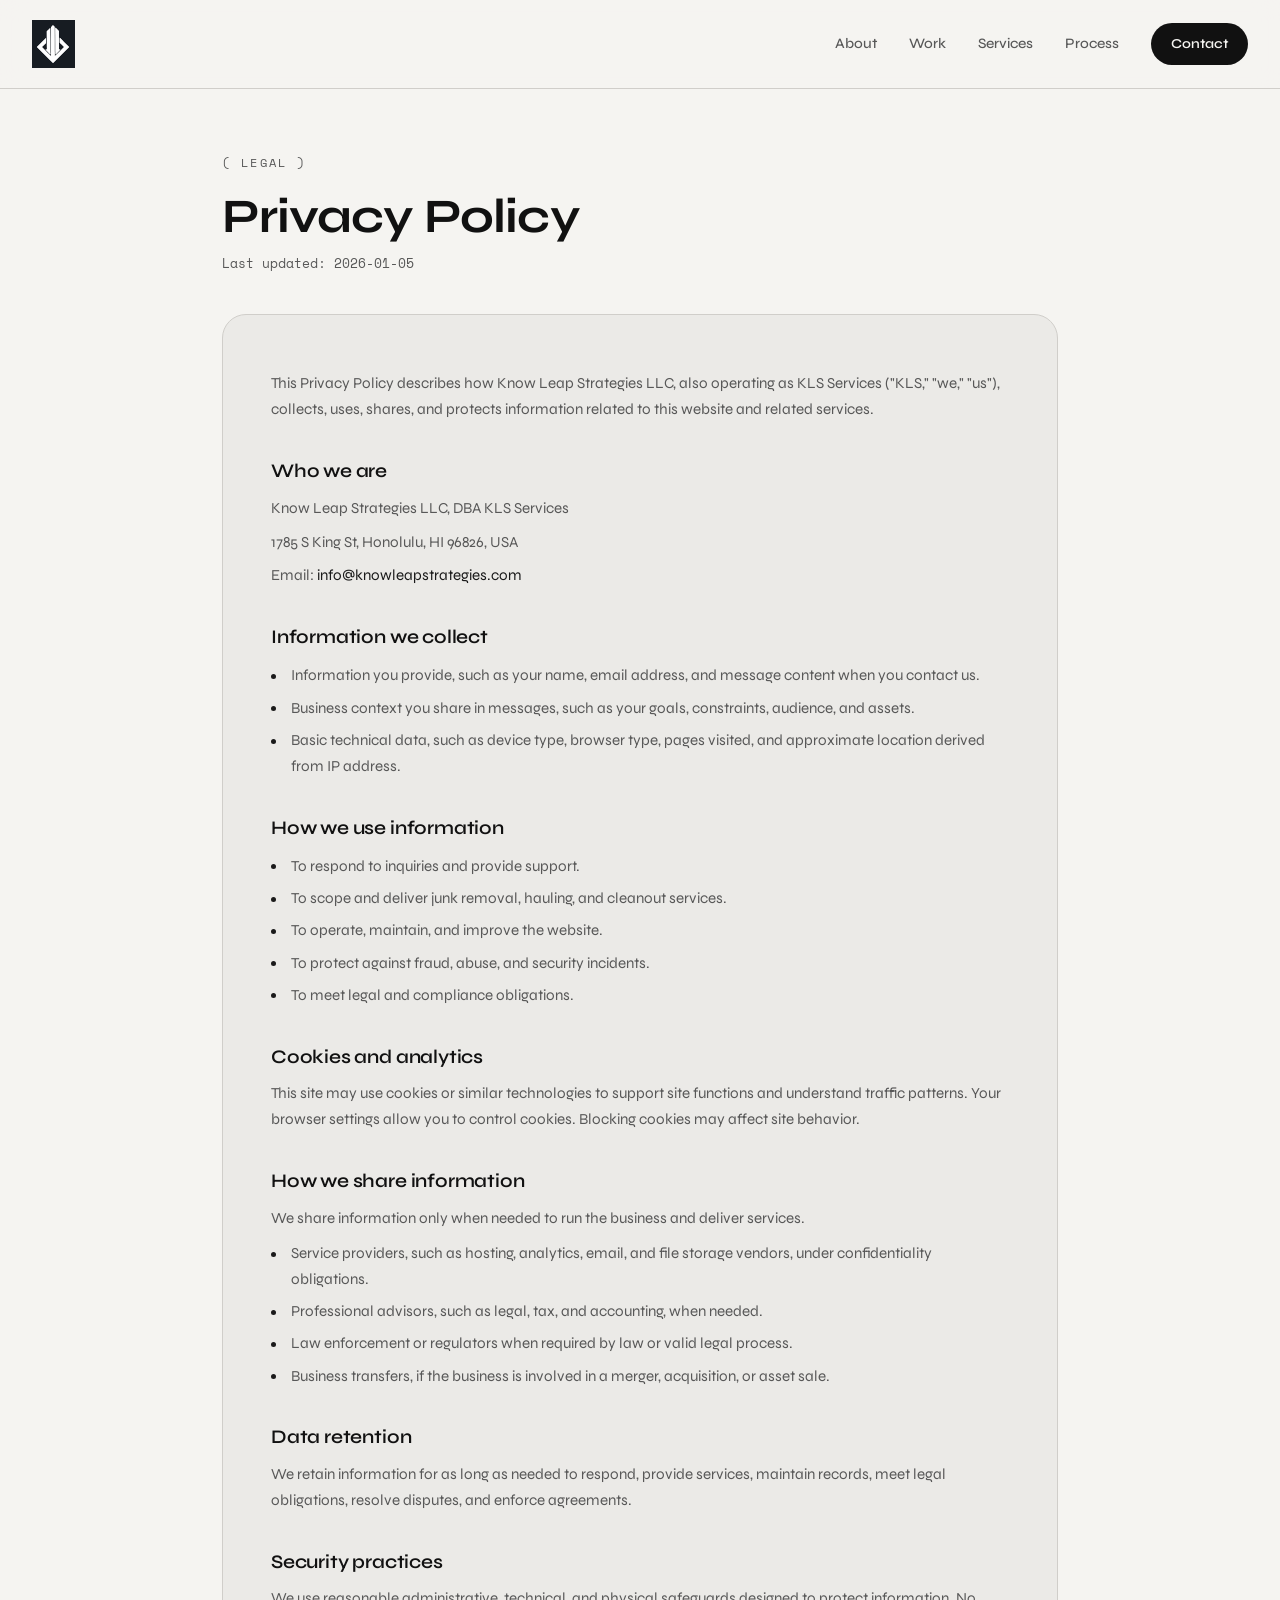
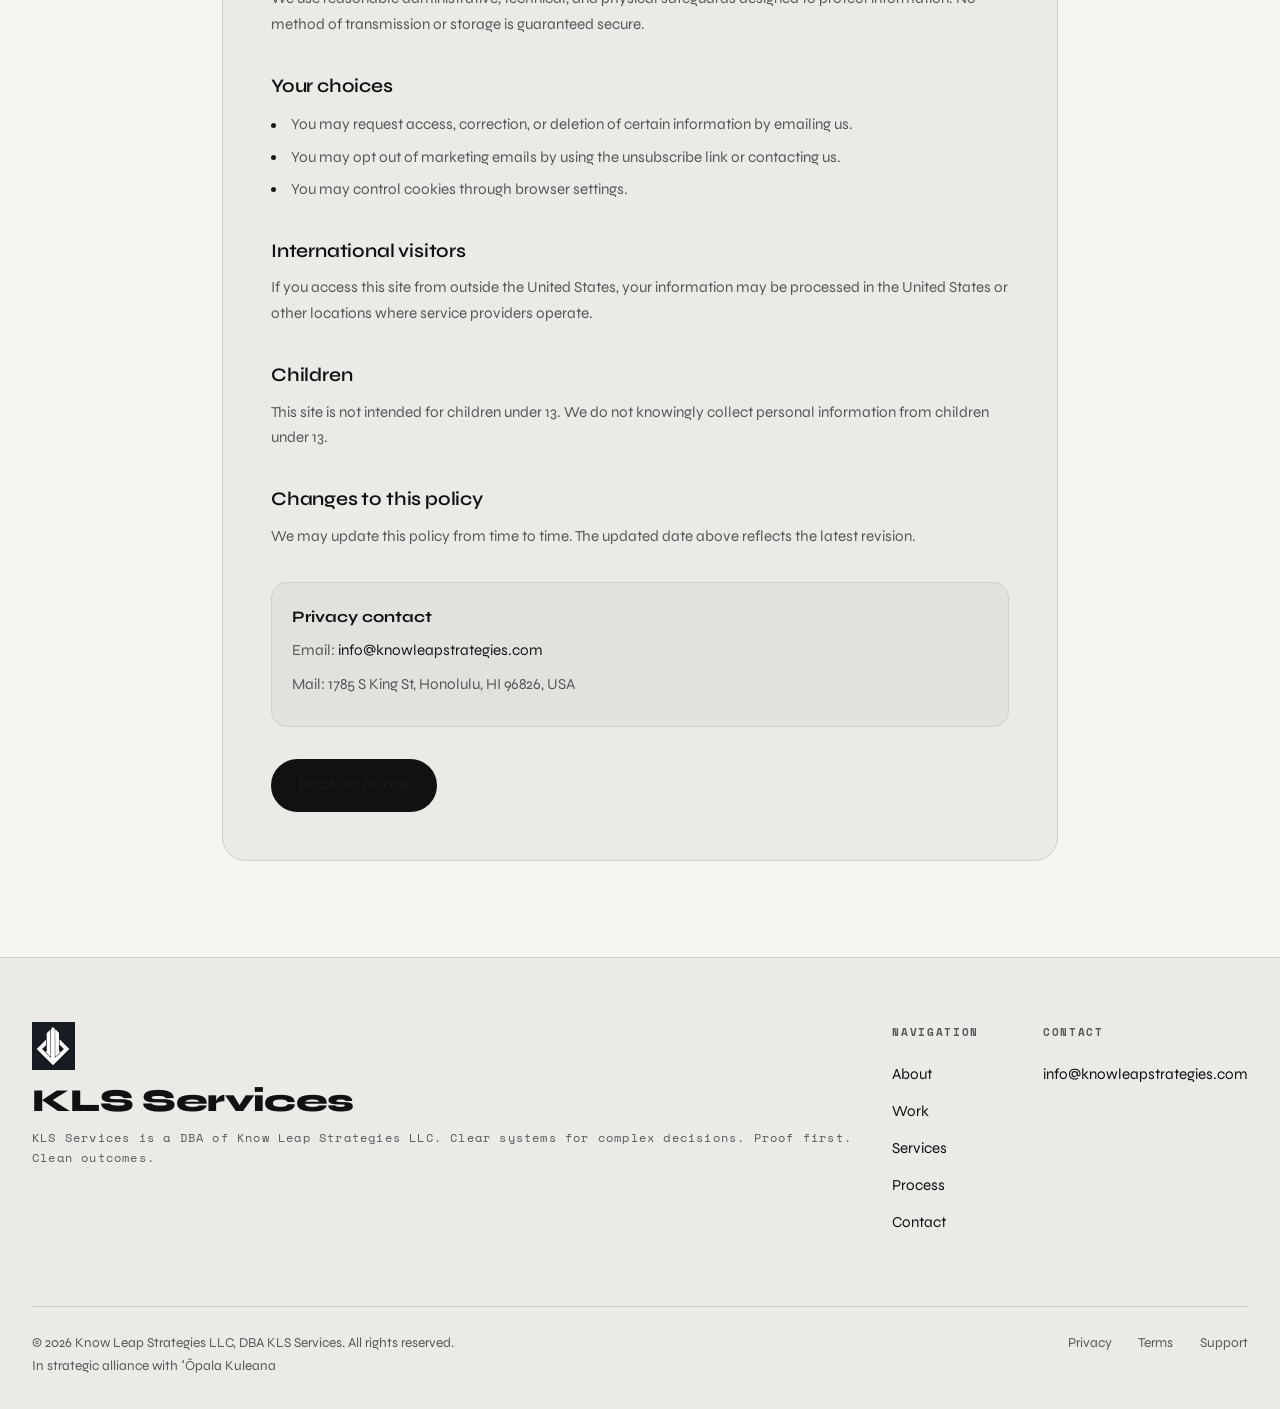
<file: privacy.html>
<!DOCTYPE html>
<html lang="en">
<head>
<meta charset="utf-8"/>
<title>Privacy Policy | Know Leap Strategies | KLS Services</title>
<meta content="width=device-width, initial-scale=1" name="viewport"/>
<meta content="Know Leap Strategies (KLS Services) privacy policy. How we collect, use, and protect your information." name="description"/>
<link rel="icon" href="/assets/images/icons/knowleap_favicon.ico" sizes="any">
<link rel="icon" type="image/png" sizes="32x32" href="/assets/images/icons/favicon-32x32.png">
<link rel="icon" type="image/png" sizes="16x16" href="/assets/images/icons/favicon-16x16.png">
<link rel="apple-touch-icon" href="/assets/images/icons/favicon-256x256.png">
<link rel="canonical" href="https://knowleapstrategies.com/privacy.html" />
<meta property="og:title" content="Privacy Policy | Know Leap Strategies | KLS Services">
<meta property="og:description" content="Know Leap Strategies (KLS Services) privacy policy. How we collect, use, and protect your information.">
<meta property="og:url" content="https://knowleapstrategies.com/privacy.html" />
<meta property="og:image" content="https://knowleapstrategies.com/assets/images/icons/favicon-256x256.png">
<meta property="og:type" content="website">
<meta name="twitter:card" content="summary_large_image">
<meta name="twitter:image" content="https://knowleapstrategies.com/assets/images/icons/favicon-256x256.png">
<link rel="preconnect" href="https://fonts.googleapis.com">
<link rel="preconnect" href="https://fonts.gstatic.com" crossorigin>
<link href="https://fonts.googleapis.com/css2?family=Instrument+Serif:ital@0;1&family=Syne:wght@400;500;600;700;800&family=Space+Mono:wght@400;700&display=swap" rel="stylesheet">
<style>
  :root {
    --void-black: #f5f4f1;
    --void-dark: #ebeae7;
    --void-gray: #d0ceca;
    --void-gray-light: #bcbab6;
    --void-white: #111111;
    --void-muted: #585858;
    --void-purple: #1a1a1a;
    --void-gradient: linear-gradient(135deg, #111111 0%, #404040 50%, #1a1a1a 100%);
    --font-display: 'Syne', sans-serif;
    --font-serif: 'Instrument Serif', serif;
    --font-mono: 'Space Mono', monospace;
    --max: 900px;
  }

  *, *::before, *::after { margin: 0; padding: 0; box-sizing: border-box; }

  body {
    font-family: var(--font-display);
    background: var(--void-black);
    color: var(--void-white);
    line-height: 1.7;
    overflow-x: hidden;
  }

  a { color: inherit; text-decoration: none; }

  ::selection { background: #1a1a1a; color: #f5f4f1; }

  /* Header */
  .site-header {
    position: sticky;
    top: 0;
    z-index: 100;
    background: rgba(245, 244, 241, 0.92);
    backdrop-filter: blur(12px);
    border-bottom: 1px solid var(--void-gray);
  }

  .header-inner {
    max-width: 1400px;
    margin: 0 auto;
    padding: 1.25rem 2rem;
    display: flex;
    justify-content: space-between;
    align-items: center;
  }

  .logo-link {
    display: flex;
    align-items: center;
    gap: 0.5rem;
  }

  .nav-logo-img {
    height: 48px;
    width: auto;
    display: block;
  }

  .footer-logo-img {
    height: 48px;
    width: auto;
    display: block;
    margin-bottom: 0.75rem;
  }

  .header-nav {
    display: flex;
    align-items: center;
    gap: 2rem;
  }

  .header-nav a {
    font-size: 0.9rem;
    font-weight: 500;
    color: var(--void-muted);
    transition: color 0.3s;
  }

  .header-nav a:hover { color: var(--void-white); }

  .header-nav .nav-cta {
    background: var(--void-white);
    color: var(--void-black);
    padding: 0.6rem 1.25rem;
    border-radius: 100px;
    font-weight: 600;
    font-size: 0.85rem;
    transition: box-shadow 0.3s;
  }

  .header-nav .nav-cta:hover {
    box-shadow: 0 10px 30px rgba(0, 0, 0, 0.12);
    color: var(--void-black);
  }

  /* Main */
  .page-wrap {
    max-width: var(--max);
    margin: 0 auto;
    padding: 4rem 2rem 6rem;
  }

  .page-label {
    font-family: var(--font-mono);
    font-size: 0.75rem;
    color: var(--void-muted);
    letter-spacing: 0.2em;
    text-transform: uppercase;
    margin-bottom: 1rem;
  }

  .page-title {
    font-size: clamp(2rem, 5vw, 3rem);
    font-weight: 700;
    line-height: 1.15;
    margin-bottom: 0.5rem;
    letter-spacing: -0.02em;
  }

  .page-meta {
    font-family: var(--font-mono);
    font-size: 0.8rem;
    color: var(--void-muted);
    margin-bottom: 2.5rem;
  }

  .content-card {
    background: var(--void-dark);
    border: 1px solid var(--void-gray);
    border-radius: 24px;
    padding: clamp(1.5rem, 4vw, 3rem);
  }

  .content-card h2 {
    font-size: 1.2rem;
    font-weight: 600;
    margin: 2rem 0 0.5rem;
    letter-spacing: -0.01em;
  }

  .content-card h2:first-child { margin-top: 0; }

  .content-card p {
    color: var(--void-muted);
    font-size: 0.95rem;
    margin: 0.5rem 0;
    line-height: 1.7;
  }

  .content-card a {
    color: var(--void-purple);
    transition: opacity 0.3s;
  }

  .content-card a:hover { opacity: 0.8; }

  .content-card ul {
    padding-left: 0;
    list-style: none;
    margin: 0.6rem 0;
  }

  .content-card li {
    color: var(--void-muted);
    font-size: 0.95rem;
    margin: 0.4rem 0;
    padding-left: 1.25rem;
    position: relative;
    line-height: 1.7;
  }

  .content-card li::before {
    content: '';
    position: absolute;
    left: 0;
    top: 0.7em;
    width: 5px;
    height: 5px;
    background: var(--void-purple);
    border-radius: 50%;
  }

  .contact-box {
    margin-top: 2rem;
    padding: 1.25rem;
    border: 1px solid var(--void-gray);
    border-radius: 16px;
    background: rgba(0, 0, 0, 0.04);
  }

  .contact-box strong {
    display: block;
    margin-bottom: 0.35rem;
    color: var(--void-white);
  }

  .back-link {
    display: inline-flex;
    align-items: center;
    gap: 0.5rem;
    margin-top: 2rem;
    font-weight: 600;
    font-size: 0.95rem;
    color: var(--void-white);
    background: var(--void-white);
    color: var(--void-black);
    padding: 0.85rem 1.75rem;
    border-radius: 100px;
    transition: box-shadow 0.3s;
  }

  .back-link:hover {
    box-shadow: 0 15px 35px rgba(0, 0, 0, 0.12);
    color: var(--void-black);
  }

  /* Footer */
  .site-footer {
    background: var(--void-dark);
    padding: 4rem 2rem 2rem;
    border-top: 1px solid var(--void-gray);
  }

  .footer-inner {
    max-width: 1400px;
    margin: 0 auto;
  }

  .footer-top {
    display: flex;
    justify-content: space-between;
    align-items: flex-start;
    margin-bottom: 4rem;
  }

  .footer-logo {
    font-size: 2rem;
    font-weight: 800;
    letter-spacing: -0.02em;
    line-height: 1.2;
  }

  .footer-tagline {
    font-family: var(--font-mono);
    font-size: 0.75rem;
    color: var(--void-muted);
    letter-spacing: 0.1em;
    margin-top: 0.5rem;
  }

  .footer-links {
    display: flex;
    gap: 4rem;
  }

  .footer-col h4 {
    font-family: var(--font-mono);
    font-size: 0.7rem;
    color: var(--void-muted);
    letter-spacing: 0.15em;
    text-transform: uppercase;
    margin-bottom: 1rem;
  }

  .footer-col a {
    display: block;
    font-size: 0.95rem;
    padding: 0.35rem 0;
    transition: color 0.3s;
  }

  .footer-col a:hover { color: var(--void-purple); }

  .footer-bottom {
    display: flex;
    justify-content: space-between;
    padding-top: 1.5rem;
    border-top: 1px solid var(--void-gray);
    font-size: 0.85rem;
    color: var(--void-muted);
  }

  .footer-legal a {
    margin-left: 1.5rem;
    transition: color 0.3s;
  }

  .footer-legal a:hover { color: var(--void-purple); }

  @media (max-width: 768px) {
    .header-nav { display: none; }
    .nav-logo-img { height: 36px; }
    .footer-top { flex-direction: column; gap: 2rem; }
    .footer-links { gap: 2rem; }
    .footer-bottom { flex-direction: column; gap: 0.75rem; }
    .footer-legal { margin-left: 0; }
    .footer-legal a { margin-left: 0; margin-right: 1.5rem; }
  }
</style>
</head>
<body>
<header class="site-header">
  <div class="header-inner">
    <a href="index.html" class="logo-link">
      <img src="/assets/images/brand/kls-logo-primary.svg" alt="Know Leap Strategies logo" class="nav-logo-img">
    </a>
    <nav class="header-nav">
      <a href="index.html#about">About</a>
      <a href="index.html#work">Work</a>
      <a href="index.html#services">Services</a>
      <a href="index.html#process">Process</a>
      <a href="index.html#contact" class="nav-cta">Contact</a>
    </nav>
  </div>
</header>

<main>
  <div class="page-wrap">
    <p class="page-label">( Legal )</p>
    <h1 class="page-title">Privacy Policy</h1>
    <p class="page-meta">Last updated: 2026-01-05</p>

    <div class="content-card">
      <p>This Privacy Policy describes how Know Leap Strategies LLC, also operating as KLS Services ("KLS," "we," "us"), collects, uses, shares, and protects information related to this website and related services.</p>

      <h2>Who we are</h2>
      <p>Know Leap Strategies LLC, DBA KLS Services</p>
      <p>1785 S King St, Honolulu, HI 96826, USA</p>
      <p>Email: <a href="mailto:info@knowleapstrategies.com">info@knowleapstrategies.com</a></p>

      <h2>Information we collect</h2>
      <ul>
        <li>Information you provide, such as your name, email address, and message content when you contact us.</li>
        <li>Business context you share in messages, such as your goals, constraints, audience, and assets.</li>
        <li>Basic technical data, such as device type, browser type, pages visited, and approximate location derived from IP address.</li>
      </ul>

      <h2>How we use information</h2>
      <ul>
        <li>To respond to inquiries and provide support.</li>
        <li>To scope and deliver junk removal, hauling, and cleanout services.</li>
        <li>To operate, maintain, and improve the website.</li>
        <li>To protect against fraud, abuse, and security incidents.</li>
        <li>To meet legal and compliance obligations.</li>
      </ul>

      <h2>Cookies and analytics</h2>
      <p>This site may use cookies or similar technologies to support site functions and understand traffic patterns. Your browser settings allow you to control cookies. Blocking cookies may affect site behavior.</p>

      <h2>How we share information</h2>
      <p>We share information only when needed to run the business and deliver services.</p>
      <ul>
        <li>Service providers, such as hosting, analytics, email, and file storage vendors, under confidentiality obligations.</li>
        <li>Professional advisors, such as legal, tax, and accounting, when needed.</li>
        <li>Law enforcement or regulators when required by law or valid legal process.</li>
        <li>Business transfers, if the business is involved in a merger, acquisition, or asset sale.</li>
      </ul>

      <h2>Data retention</h2>
      <p>We retain information for as long as needed to respond, provide services, maintain records, meet legal obligations, resolve disputes, and enforce agreements.</p>

      <h2>Security practices</h2>
      <p>We use reasonable administrative, technical, and physical safeguards designed to protect information. No method of transmission or storage is guaranteed secure.</p>

      <h2>Your choices</h2>
      <ul>
        <li>You may request access, correction, or deletion of certain information by emailing us.</li>
        <li>You may opt out of marketing emails by using the unsubscribe link or contacting us.</li>
        <li>You may control cookies through browser settings.</li>
      </ul>

      <h2>International visitors</h2>
      <p>If you access this site from outside the United States, your information may be processed in the United States or other locations where service providers operate.</p>

      <h2>Children</h2>
      <p>This site is not intended for children under 13. We do not knowingly collect personal information from children under 13.</p>

      <h2>Changes to this policy</h2>
      <p>We may update this policy from time to time. The updated date above reflects the latest revision.</p>

      <div class="contact-box">
        <strong>Privacy contact</strong>
        <p>Email: <a href="mailto:info@knowleapstrategies.com">info@knowleapstrategies.com</a></p>
        <p>Mail: 1785 S King St, Honolulu, HI 96826, USA</p>
      </div>

      <a class="back-link" href="index.html">Back to home</a>
    </div>
  </div>
</main>

<footer class="site-footer">
  <div class="footer-inner">
    <div class="footer-top">
      <div>
        <img src="/assets/images/brand/kls-logo-primary.svg" alt="KLS Services — Know Leap Strategies logo" class="footer-logo-img" loading="lazy">
        <div class="footer-logo">KLS Services</div>
        <p class="footer-tagline">KLS Services is a DBA of Know Leap Strategies LLC. Clear systems for complex decisions. Proof first. Clean outcomes.</p>
      </div>
      <div class="footer-links">
        <div class="footer-col">
          <h4>Navigation</h4>
          <a href="index.html#about">About</a>
          <a href="index.html#work">Work</a>
          <a href="index.html#services">Services</a>
          <a href="index.html#process">Process</a>
          <a href="index.html#contact">Contact</a>
        </div>
        <div class="footer-col">
          <h4>Contact</h4>
          <a href="mailto:info@knowleapstrategies.com">info@knowleapstrategies.com</a>
        </div>
      </div>
    </div>
    <div class="footer-bottom">
      <div>
        <p>&copy; <span id="year"></span> Know Leap Strategies LLC, DBA KLS Services. All rights reserved.</p>
        <p class="footer-alliance">In strategic alliance with <a href="https://opalakuleana.com" target="_blank" rel="noopener">ʻŌpala Kuleana</a></p>
      </div>
      <div class="footer-legal">
        <a href="privacy.html">Privacy</a>
        <a href="terms.html">Terms</a>
        <a href="support.html">Support</a>
      </div>
    </div>
  </div>
</footer>

<script>document.getElementById("year").textContent = new Date().getFullYear();</script>
</body>
</html>
</file>
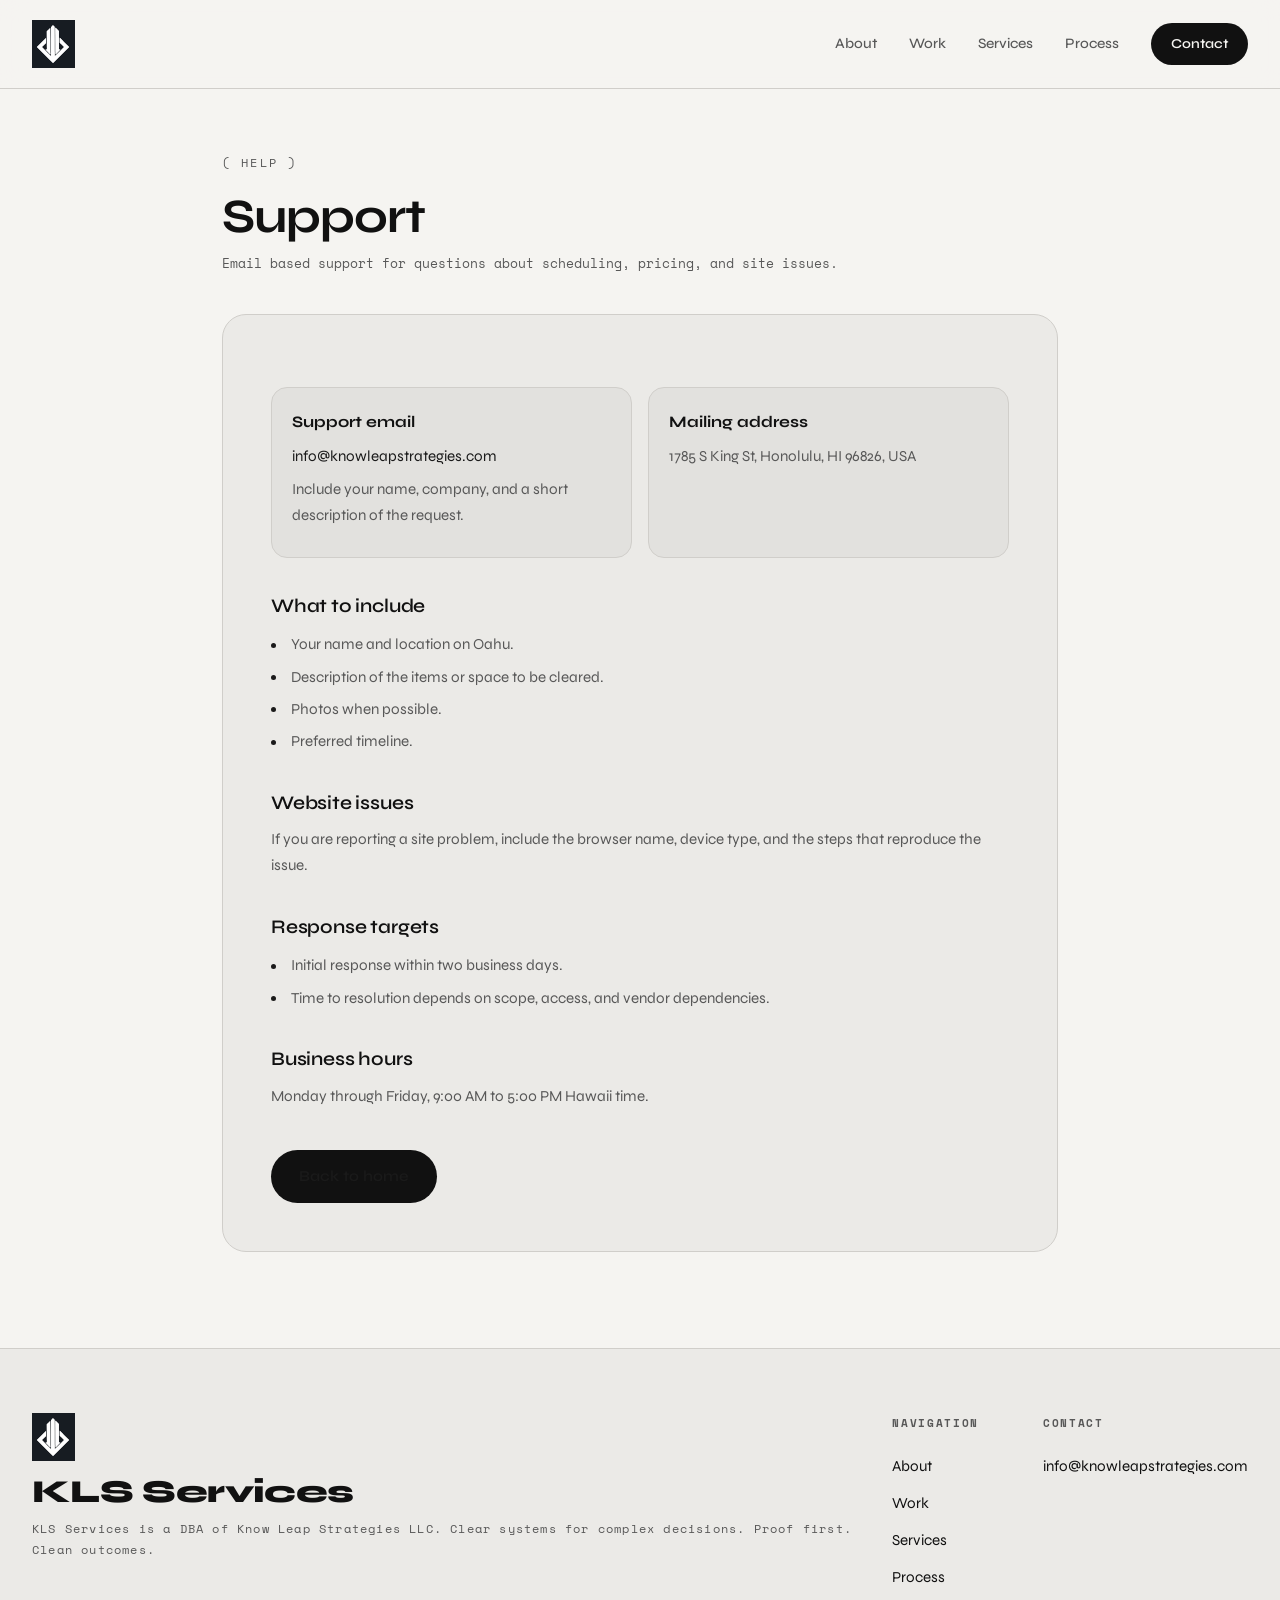
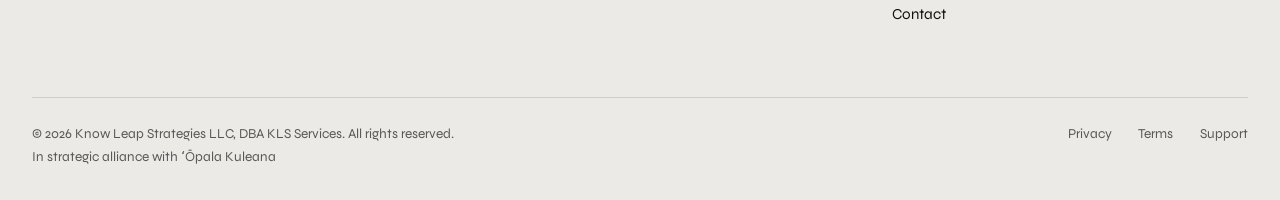
<file: support.html>
<!DOCTYPE html>
<html lang="en">
<head>
  <!-- Google tag (gtag.js) -->
<script async src="https://www.googletagmanager.com/gtag/js?id=G-FE89VCG9CY"></script>
<script>
  window.dataLayer = window.dataLayer || [];
  function gtag(){dataLayer.push(arguments);}
  gtag('js', new Date());

  gtag('config', 'G-FE89VCG9CY');
</script>
<meta charset="utf-8"/>
<title>Support | Know Leap Strategies | KLS Services</title>
<meta content="width=device-width, initial-scale=1" name="viewport"/>
<meta content="KLS Services support. Contact us for help with scheduling, estimates, or site issues." name="description"/>
<link rel="icon" href="/assets/images/icons/knowleap_favicon.ico" sizes="any">
<link rel="icon" type="image/png" sizes="32x32" href="/assets/images/icons/favicon-32x32.png">
<link rel="icon" type="image/png" sizes="16x16" href="/assets/images/icons/favicon-16x16.png">
<link rel="apple-touch-icon" href="/assets/images/icons/favicon-256x256.png">
<link rel="canonical" href="https://knowleapstrategies.com/support.html" />
<meta property="og:title" content="Support | Know Leap Strategies | KLS Services">
<meta property="og:description" content="KLS Services support. Contact us for help with scheduling, estimates, or site issues.">
<meta property="og:url" content="https://knowleapstrategies.com/support.html" />
<meta property="og:image" content="https://knowleapstrategies.com/assets/images/icons/favicon-256x256.png">
<meta property="og:type" content="website">
<meta name="twitter:card" content="summary_large_image">
<meta name="twitter:image" content="https://knowleapstrategies.com/assets/images/icons/favicon-256x256.png">
<link rel="preconnect" href="https://fonts.googleapis.com">
<link rel="preconnect" href="https://fonts.gstatic.com" crossorigin>
<link href="https://fonts.googleapis.com/css2?family=Instrument+Serif:ital@0;1&family=Syne:wght@400;500;600;700;800&family=Space+Mono:wght@400;700&display=swap" rel="stylesheet">
<style>
  :root {
    --void-black: #f5f4f1;
    --void-dark: #ebeae7;
    --void-gray: #d0ceca;
    --void-gray-light: #bcbab6;
    --void-white: #111111;
    --void-muted: #585858;
    --void-purple: #1a1a1a;
    --void-gradient: linear-gradient(135deg, #111111 0%, #404040 50%, #1a1a1a 100%);
    --font-display: 'Syne', sans-serif;
    --font-serif: 'Instrument Serif', serif;
    --font-mono: 'Space Mono', monospace;
    --max: 900px;
  }

  *, *::before, *::after { margin: 0; padding: 0; box-sizing: border-box; }

  body {
    font-family: var(--font-display);
    background: var(--void-black);
    color: var(--void-white);
    line-height: 1.7;
    overflow-x: hidden;
  }

  a { color: inherit; text-decoration: none; }

  ::selection { background: #1a1a1a; color: #f5f4f1; }

  .site-header {
    position: sticky;
    top: 0;
    z-index: 100;
    background: rgba(245, 244, 241, 0.92);
    backdrop-filter: blur(12px);
    border-bottom: 1px solid var(--void-gray);
  }

  .header-inner {
    max-width: 1400px;
    margin: 0 auto;
    padding: 1.25rem 2rem;
    display: flex;
    justify-content: space-between;
    align-items: center;
  }

  .logo-link {
    display: flex;
    align-items: center;
    gap: 0.5rem;
  }

  .nav-logo-img {
    height: 48px;
    width: auto;
    display: block;
  }

  .footer-logo-img {
    height: 48px;
    width: auto;
    display: block;
    margin-bottom: 0.75rem;
  }

  .header-nav {
    display: flex;
    align-items: center;
    gap: 2rem;
  }

  .header-nav a {
    font-size: 0.9rem;
    font-weight: 500;
    color: var(--void-muted);
    transition: color 0.3s;
  }

  .header-nav a:hover { color: var(--void-white); }

  .header-nav .nav-cta {
    background: var(--void-white);
    color: var(--void-black);
    padding: 0.6rem 1.25rem;
    border-radius: 100px;
    font-weight: 600;
    font-size: 0.85rem;
    transition: box-shadow 0.3s;
  }

  .header-nav .nav-cta:hover {
    box-shadow: 0 10px 30px rgba(0, 0, 0, 0.12);
    color: var(--void-black);
  }

  .page-wrap {
    max-width: var(--max);
    margin: 0 auto;
    padding: 4rem 2rem 6rem;
  }

  .page-label {
    font-family: var(--font-mono);
    font-size: 0.75rem;
    color: var(--void-muted);
    letter-spacing: 0.2em;
    text-transform: uppercase;
    margin-bottom: 1rem;
  }

  .page-title {
    font-size: clamp(2rem, 5vw, 3rem);
    font-weight: 700;
    line-height: 1.15;
    margin-bottom: 0.5rem;
    letter-spacing: -0.02em;
  }

  .page-meta {
    font-family: var(--font-mono);
    font-size: 0.8rem;
    color: var(--void-muted);
    margin-bottom: 2.5rem;
  }

  .content-card {
    background: var(--void-dark);
    border: 1px solid var(--void-gray);
    border-radius: 24px;
    padding: clamp(1.5rem, 4vw, 3rem);
  }

  .content-card h2 {
    font-size: 1.2rem;
    font-weight: 600;
    margin: 2rem 0 0.5rem;
    letter-spacing: -0.01em;
  }

  .content-card h2:first-child { margin-top: 0; }

  .content-card p {
    color: var(--void-muted);
    font-size: 0.95rem;
    margin: 0.5rem 0;
    line-height: 1.7;
  }

  .content-card a {
    color: var(--void-purple);
    transition: opacity 0.3s;
  }

  .content-card a:hover { opacity: 0.8; }

  .content-card ul {
    padding-left: 0;
    list-style: none;
    margin: 0.6rem 0;
  }

  .content-card li {
    color: var(--void-muted);
    font-size: 0.95rem;
    margin: 0.4rem 0;
    padding-left: 1.25rem;
    position: relative;
    line-height: 1.7;
  }

  .content-card li::before {
    content: '';
    position: absolute;
    left: 0;
    top: 0.7em;
    width: 5px;
    height: 5px;
    background: var(--void-purple);
    border-radius: 50%;
  }

  .info-grid {
    display: grid;
    grid-template-columns: 1fr 1fr;
    gap: 1rem;
    margin-top: 1.5rem;
  }

  .info-box {
    border: 1px solid var(--void-gray);
    border-radius: 16px;
    padding: 1.25rem;
    background: rgba(0, 0, 0, 0.04);
  }

  .info-box strong {
    display: block;
    margin-bottom: 0.35rem;
    color: var(--void-white);
  }

  .back-link {
    display: inline-flex;
    align-items: center;
    gap: 0.5rem;
    margin-top: 2rem;
    font-weight: 600;
    font-size: 0.95rem;
    background: var(--void-white);
    color: var(--void-black);
    padding: 0.85rem 1.75rem;
    border-radius: 100px;
    transition: box-shadow 0.3s;
  }

  .back-link:hover {
    box-shadow: 0 15px 35px rgba(0, 0, 0, 0.12);
    color: var(--void-black);
  }

  .site-footer {
    background: var(--void-dark);
    padding: 4rem 2rem 2rem;
    border-top: 1px solid var(--void-gray);
  }

  .footer-inner {
    max-width: 1400px;
    margin: 0 auto;
  }

  .footer-top {
    display: flex;
    justify-content: space-between;
    align-items: flex-start;
    margin-bottom: 4rem;
  }

  .footer-logo {
    font-size: 2rem;
    font-weight: 800;
    letter-spacing: -0.02em;
    line-height: 1.2;
  }

  .footer-tagline {
    font-family: var(--font-mono);
    font-size: 0.75rem;
    color: var(--void-muted);
    letter-spacing: 0.1em;
    margin-top: 0.5rem;
  }

  .footer-links {
    display: flex;
    gap: 4rem;
  }

  .footer-col h4 {
    font-family: var(--font-mono);
    font-size: 0.7rem;
    color: var(--void-muted);
    letter-spacing: 0.15em;
    text-transform: uppercase;
    margin-bottom: 1rem;
  }

  .footer-col a {
    display: block;
    font-size: 0.95rem;
    padding: 0.35rem 0;
    transition: color 0.3s;
  }

  .footer-col a:hover { color: var(--void-purple); }

  .footer-bottom {
    display: flex;
    justify-content: space-between;
    padding-top: 1.5rem;
    border-top: 1px solid var(--void-gray);
    font-size: 0.85rem;
    color: var(--void-muted);
  }

  .footer-legal a {
    margin-left: 1.5rem;
    transition: color 0.3s;
  }

  .footer-legal a:hover { color: var(--void-purple); }

  @media (max-width: 768px) {
    .header-nav { display: none; }
    .nav-logo-img { height: 36px; }
    .info-grid { grid-template-columns: 1fr; }
    .footer-top { flex-direction: column; gap: 2rem; }
    .footer-links { gap: 2rem; }
    .footer-bottom { flex-direction: column; gap: 0.75rem; }
    .footer-legal a { margin-left: 0; margin-right: 1.5rem; }
  }
</style>
</head>
<body>
<header class="site-header">
  <div class="header-inner">
    <a href="index.html" class="logo-link">
      <img src="/assets/images/brand/kls-logo-primary.svg" alt="Know Leap Strategies logo" class="nav-logo-img">
    </a>
    <nav class="header-nav">
      <a href="index.html#about">About</a>
      <a href="index.html#work">Work</a>
      <a href="index.html#services">Services</a>
      <a href="index.html#process">Process</a>
      <a href="index.html#contact" class="nav-cta">Contact</a>
    </nav>
  </div>
</header>

<main>
  <div class="page-wrap">
    <p class="page-label">( Help )</p>
    <h1 class="page-title">Support</h1>
    <p class="page-meta">Email based support for questions about scheduling, pricing, and site issues.</p>

    <div class="content-card">
      <div class="info-grid">
        <div class="info-box">
          <strong>Support email</strong>
          <p><a href="mailto:info@knowleapstrategies.com">info@knowleapstrategies.com</a></p>
          <p>Include your name, company, and a short description of the request.</p>
        </div>
        <div class="info-box">
          <strong>Mailing address</strong>
          <p>1785 S King St, Honolulu, HI 96826, USA</p>
        </div>
      </div>

      <h2>What to include</h2>
      <ul>
        <li>Your name and location on Oahu.</li>
        <li>Description of the items or space to be cleared.</li>
        <li>Photos when possible.</li>
        <li>Preferred timeline.</li>
      </ul>

      <h2>Website issues</h2>
      <p>If you are reporting a site problem, include the browser name, device type, and the steps that reproduce the issue.</p>

      <h2>Response targets</h2>
      <ul>
        <li>Initial response within two business days.</li>
        <li>Time to resolution depends on scope, access, and vendor dependencies.</li>
      </ul>

      <h2>Business hours</h2>
      <p>Monday through Friday, 9:00 AM to 5:00 PM Hawaii time.</p>

      <a class="back-link" href="index.html">Back to home</a>
    </div>
  </div>
</main>

<footer class="site-footer">
  <div class="footer-inner">
    <div class="footer-top">
      <div>
        <img src="/assets/images/brand/kls-logo-primary.svg" alt="KLS Services — Know Leap Strategies logo" class="footer-logo-img" loading="lazy">
        <div class="footer-logo">KLS Services</div>
        <p class="footer-tagline">KLS Services is a DBA of Know Leap Strategies LLC. Clear systems for complex decisions. Proof first. Clean outcomes.</p>
      </div>
      <div class="footer-links">
        <div class="footer-col">
          <h4>Navigation</h4>
          <a href="index.html#about">About</a>
          <a href="index.html#work">Work</a>
          <a href="index.html#services">Services</a>
          <a href="index.html#process">Process</a>
          <a href="index.html#contact">Contact</a>
        </div>
        <div class="footer-col">
          <h4>Contact</h4>
          <a href="mailto:info@knowleapstrategies.com">info@knowleapstrategies.com</a>
        </div>
      </div>
    </div>
    <div class="footer-bottom">
      <div>
        <p>&copy; <span id="year"></span> Know Leap Strategies LLC, DBA KLS Services. All rights reserved.</p>
        <p class="footer-alliance">In strategic alliance with <a href="https://opalakuleana.com" target="_blank" rel="noopener">ʻŌpala Kuleana</a></p>
      </div>
      <div class="footer-legal">
        <a href="privacy.html">Privacy</a>
        <a href="terms.html">Terms</a>
        <a href="support.html">Support</a>
      </div>
    </div>
  </div>
</footer>

<script>document.getElementById("year").textContent = new Date().getFullYear();</script>
</body>
</html>
</file>
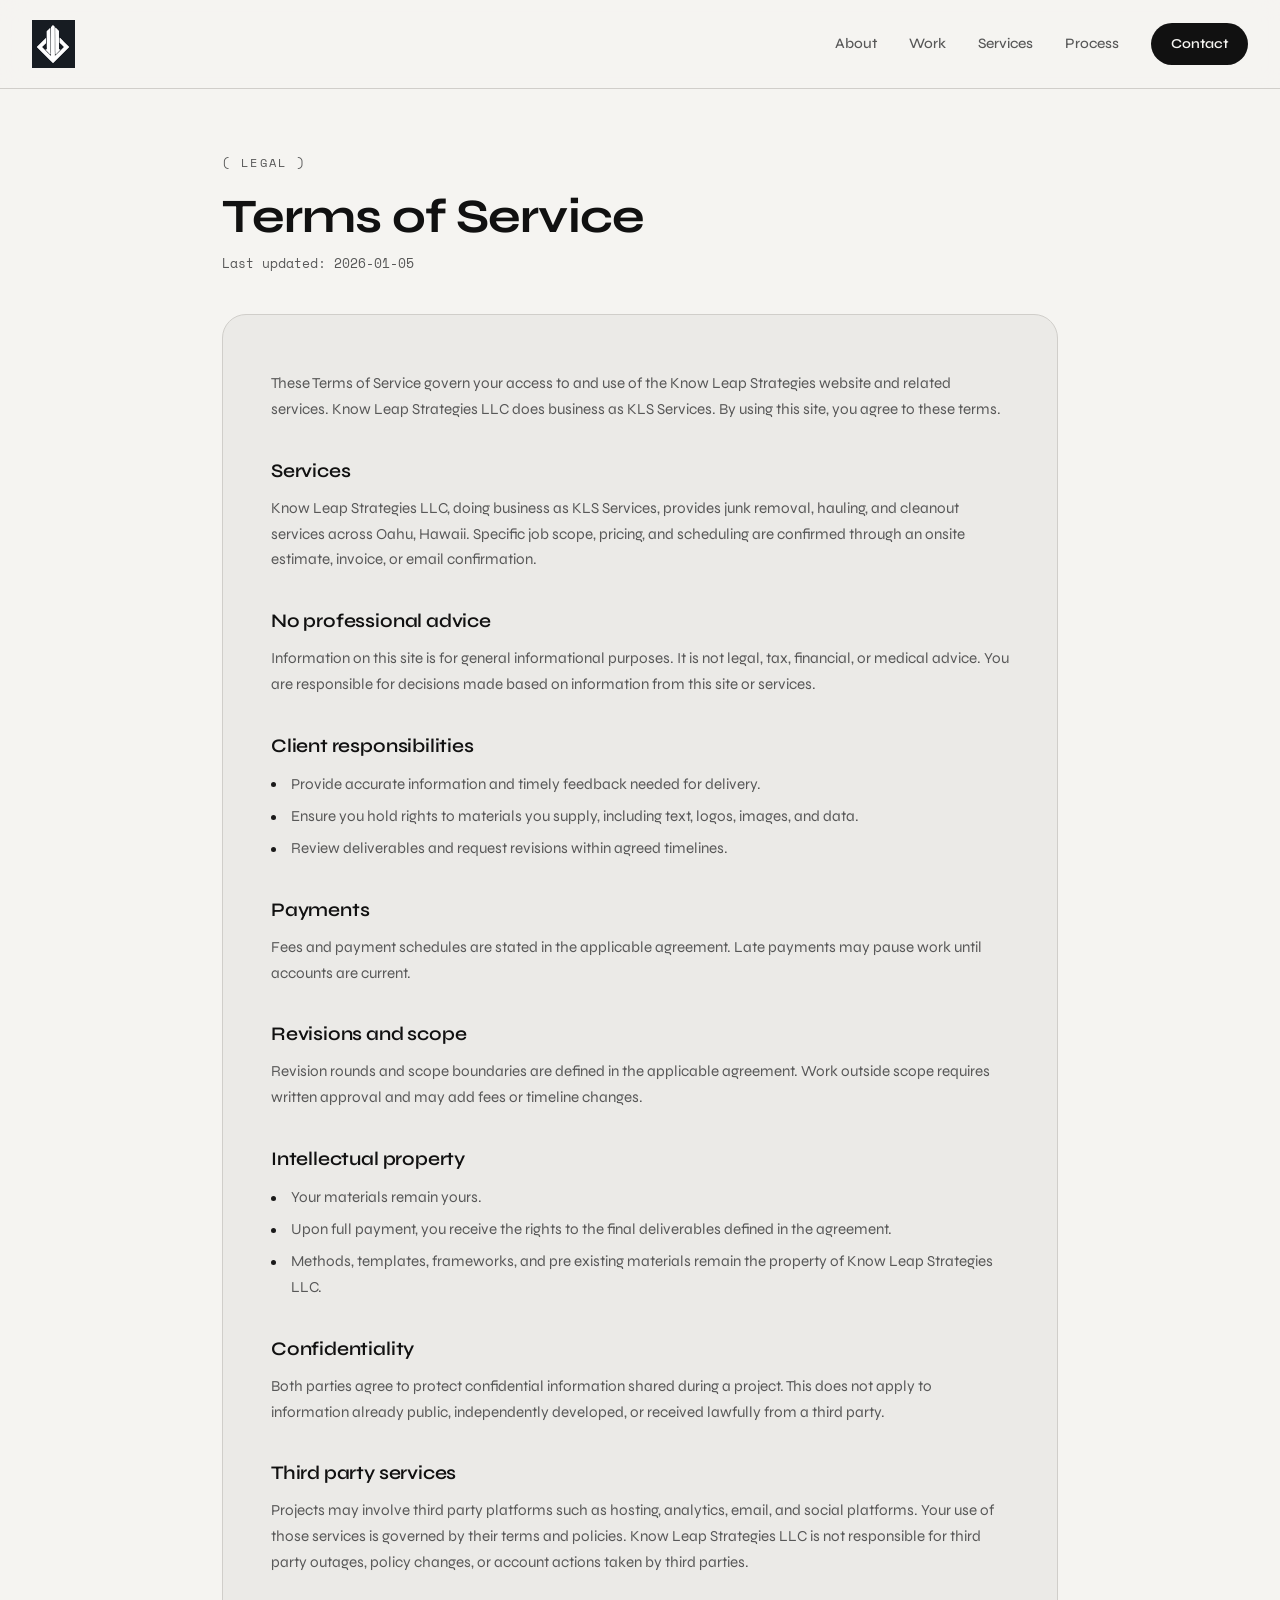
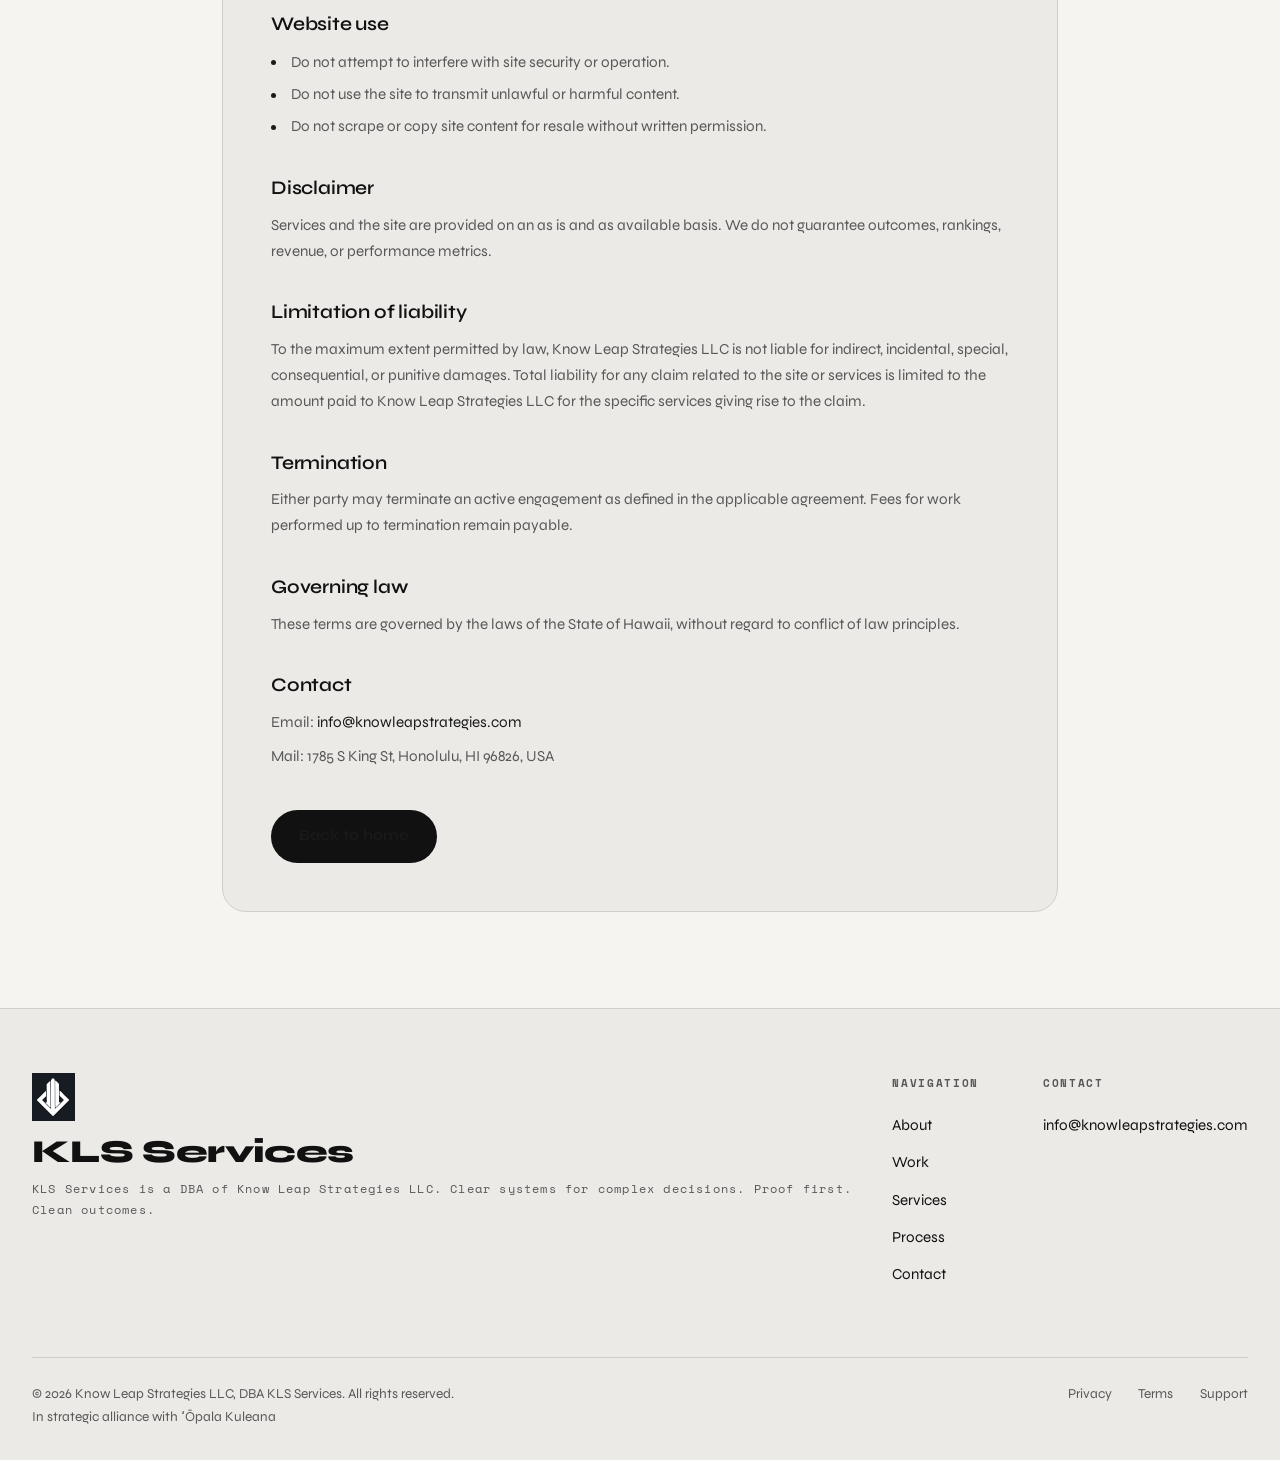
<file: terms.html>
<!DOCTYPE html>
<html lang="en">
<head>
  <!-- Google tag (gtag.js) -->
<script async src="https://www.googletagmanager.com/gtag/js?id=G-FE89VCG9CY"></script>
<script>
  window.dataLayer = window.dataLayer || [];
  function gtag(){dataLayer.push(arguments);}
  gtag('js', new Date());

  gtag('config', 'G-FE89VCG9CY');
</script>
<meta charset="utf-8"/>
<title>Terms of Service | Know Leap Strategies | KLS Services</title>
<meta content="width=device-width, initial-scale=1" name="viewport"/>
<meta content="Know Leap Strategies (KLS Services) terms of service. Usage guidelines and legal terms for knowleapstrategies.com." name="description"/>
<link rel="icon" href="/assets/images/icons/knowleap_favicon.ico" sizes="any">
<link rel="icon" type="image/png" sizes="32x32" href="/assets/images/icons/favicon-32x32.png">
<link rel="icon" type="image/png" sizes="16x16" href="/assets/images/icons/favicon-16x16.png">
<link rel="apple-touch-icon" href="/assets/images/icons/favicon-256x256.png">
<link rel="canonical" href="https://knowleapstrategies.com/terms.html" />
<meta property="og:title" content="Terms of Service | Know Leap Strategies | KLS Services">
<meta property="og:description" content="Know Leap Strategies (KLS Services) terms of service. Usage guidelines and legal terms for knowleapstrategies.com.">
<meta property="og:url" content="https://knowleapstrategies.com/terms.html" />
<meta property="og:image" content="https://knowleapstrategies.com/assets/images/icons/favicon-256x256.png">
<meta property="og:type" content="website">
<meta name="twitter:card" content="summary_large_image">
<meta name="twitter:image" content="https://knowleapstrategies.com/assets/images/icons/favicon-256x256.png">
<link rel="preconnect" href="https://fonts.googleapis.com">
<link rel="preconnect" href="https://fonts.gstatic.com" crossorigin>
<link href="https://fonts.googleapis.com/css2?family=Instrument+Serif:ital@0;1&family=Syne:wght@400;500;600;700;800&family=Space+Mono:wght@400;700&display=swap" rel="stylesheet">
<style>
  :root {
    --void-black: #f5f4f1;
    --void-dark: #ebeae7;
    --void-gray: #d0ceca;
    --void-gray-light: #bcbab6;
    --void-white: #111111;
    --void-muted: #585858;
    --void-purple: #1a1a1a;
    --void-gradient: linear-gradient(135deg, #111111 0%, #404040 50%, #1a1a1a 100%);
    --font-display: 'Syne', sans-serif;
    --font-serif: 'Instrument Serif', serif;
    --font-mono: 'Space Mono', monospace;
    --max: 900px;
  }

  *, *::before, *::after { margin: 0; padding: 0; box-sizing: border-box; }

  body {
    font-family: var(--font-display);
    background: var(--void-black);
    color: var(--void-white);
    line-height: 1.7;
    overflow-x: hidden;
  }

  a { color: inherit; text-decoration: none; }

  ::selection { background: #1a1a1a; color: #f5f4f1; }

  .site-header {
    position: sticky;
    top: 0;
    z-index: 100;
    background: rgba(245, 244, 241, 0.92);
    backdrop-filter: blur(12px);
    border-bottom: 1px solid var(--void-gray);
  }

  .header-inner {
    max-width: 1400px;
    margin: 0 auto;
    padding: 1.25rem 2rem;
    display: flex;
    justify-content: space-between;
    align-items: center;
  }

  .logo-link {
    display: flex;
    align-items: center;
    gap: 0.5rem;
  }

  .nav-logo-img {
    height: 48px;
    width: auto;
    display: block;
  }

  .footer-logo-img {
    height: 48px;
    width: auto;
    display: block;
    margin-bottom: 0.75rem;
  }

  .header-nav {
    display: flex;
    align-items: center;
    gap: 2rem;
  }

  .header-nav a {
    font-size: 0.9rem;
    font-weight: 500;
    color: var(--void-muted);
    transition: color 0.3s;
  }

  .header-nav a:hover { color: var(--void-white); }

  .header-nav .nav-cta {
    background: var(--void-white);
    color: var(--void-black);
    padding: 0.6rem 1.25rem;
    border-radius: 100px;
    font-weight: 600;
    font-size: 0.85rem;
    transition: box-shadow 0.3s;
  }

  .header-nav .nav-cta:hover {
    box-shadow: 0 10px 30px rgba(0, 0, 0, 0.12);
    color: var(--void-black);
  }

  .page-wrap {
    max-width: var(--max);
    margin: 0 auto;
    padding: 4rem 2rem 6rem;
  }

  .page-label {
    font-family: var(--font-mono);
    font-size: 0.75rem;
    color: var(--void-muted);
    letter-spacing: 0.2em;
    text-transform: uppercase;
    margin-bottom: 1rem;
  }

  .page-title {
    font-size: clamp(2rem, 5vw, 3rem);
    font-weight: 700;
    line-height: 1.15;
    margin-bottom: 0.5rem;
    letter-spacing: -0.02em;
  }

  .page-meta {
    font-family: var(--font-mono);
    font-size: 0.8rem;
    color: var(--void-muted);
    margin-bottom: 2.5rem;
  }

  .content-card {
    background: var(--void-dark);
    border: 1px solid var(--void-gray);
    border-radius: 24px;
    padding: clamp(1.5rem, 4vw, 3rem);
  }

  .content-card h2 {
    font-size: 1.2rem;
    font-weight: 600;
    margin: 2rem 0 0.5rem;
    letter-spacing: -0.01em;
  }

  .content-card h2:first-child { margin-top: 0; }

  .content-card p {
    color: var(--void-muted);
    font-size: 0.95rem;
    margin: 0.5rem 0;
    line-height: 1.7;
  }

  .content-card a {
    color: var(--void-purple);
    transition: opacity 0.3s;
  }

  .content-card a:hover { opacity: 0.8; }

  .content-card ul {
    padding-left: 0;
    list-style: none;
    margin: 0.6rem 0;
  }

  .content-card li {
    color: var(--void-muted);
    font-size: 0.95rem;
    margin: 0.4rem 0;
    padding-left: 1.25rem;
    position: relative;
    line-height: 1.7;
  }

  .content-card li::before {
    content: '';
    position: absolute;
    left: 0;
    top: 0.7em;
    width: 5px;
    height: 5px;
    background: var(--void-purple);
    border-radius: 50%;
  }

  .back-link {
    display: inline-flex;
    align-items: center;
    gap: 0.5rem;
    margin-top: 2rem;
    font-weight: 600;
    font-size: 0.95rem;
    background: var(--void-white);
    color: var(--void-black);
    padding: 0.85rem 1.75rem;
    border-radius: 100px;
    transition: box-shadow 0.3s;
  }

  .back-link:hover {
    box-shadow: 0 15px 35px rgba(0, 0, 0, 0.12);
    color: var(--void-black);
  }

  .site-footer {
    background: var(--void-dark);
    padding: 4rem 2rem 2rem;
    border-top: 1px solid var(--void-gray);
  }

  .footer-inner {
    max-width: 1400px;
    margin: 0 auto;
  }

  .footer-top {
    display: flex;
    justify-content: space-between;
    align-items: flex-start;
    margin-bottom: 4rem;
  }

  .footer-logo {
    font-size: 2rem;
    font-weight: 800;
    letter-spacing: -0.02em;
    line-height: 1.2;
  }

  .footer-tagline {
    font-family: var(--font-mono);
    font-size: 0.75rem;
    color: var(--void-muted);
    letter-spacing: 0.1em;
    margin-top: 0.5rem;
  }

  .footer-links {
    display: flex;
    gap: 4rem;
  }

  .footer-col h4 {
    font-family: var(--font-mono);
    font-size: 0.7rem;
    color: var(--void-muted);
    letter-spacing: 0.15em;
    text-transform: uppercase;
    margin-bottom: 1rem;
  }

  .footer-col a {
    display: block;
    font-size: 0.95rem;
    padding: 0.35rem 0;
    transition: color 0.3s;
  }

  .footer-col a:hover { color: var(--void-purple); }

  .footer-bottom {
    display: flex;
    justify-content: space-between;
    padding-top: 1.5rem;
    border-top: 1px solid var(--void-gray);
    font-size: 0.85rem;
    color: var(--void-muted);
  }

  .footer-legal a {
    margin-left: 1.5rem;
    transition: color 0.3s;
  }

  .footer-legal a:hover { color: var(--void-purple); }

  @media (max-width: 768px) {
    .header-nav { display: none; }
    .nav-logo-img { height: 36px; }
    .footer-top { flex-direction: column; gap: 2rem; }
    .footer-links { gap: 2rem; }
    .footer-bottom { flex-direction: column; gap: 0.75rem; }
    .footer-legal a { margin-left: 0; margin-right: 1.5rem; }
  }
</style>
</head>
<body>
<header class="site-header">
  <div class="header-inner">
    <a href="index.html" class="logo-link">
      <img src="/assets/images/brand/kls-logo-primary.svg" alt="Know Leap Strategies logo" class="nav-logo-img">
    </a>
    <nav class="header-nav">
      <a href="index.html#about">About</a>
      <a href="index.html#work">Work</a>
      <a href="index.html#services">Services</a>
      <a href="index.html#process">Process</a>
      <a href="index.html#contact" class="nav-cta">Contact</a>
    </nav>
  </div>
</header>

<main>
  <div class="page-wrap">
    <p class="page-label">( Legal )</p>
    <h1 class="page-title">Terms of Service</h1>
    <p class="page-meta">Last updated: 2026-01-05</p>

    <div class="content-card">
      <p>These Terms of Service govern your access to and use of the Know Leap Strategies website and related services. Know Leap Strategies LLC does business as KLS Services. By using this site, you agree to these terms.</p>

      <h2>Services</h2>
      <p>Know Leap Strategies LLC, doing business as KLS Services, provides junk removal, hauling, and cleanout services across Oahu, Hawaii. Specific job scope, pricing, and scheduling are confirmed through an onsite estimate, invoice, or email confirmation.</p>

      <h2>No professional advice</h2>
      <p>Information on this site is for general informational purposes. It is not legal, tax, financial, or medical advice. You are responsible for decisions made based on information from this site or services.</p>

      <h2>Client responsibilities</h2>
      <ul>
        <li>Provide accurate information and timely feedback needed for delivery.</li>
        <li>Ensure you hold rights to materials you supply, including text, logos, images, and data.</li>
        <li>Review deliverables and request revisions within agreed timelines.</li>
      </ul>

      <h2>Payments</h2>
      <p>Fees and payment schedules are stated in the applicable agreement. Late payments may pause work until accounts are current.</p>

      <h2>Revisions and scope</h2>
      <p>Revision rounds and scope boundaries are defined in the applicable agreement. Work outside scope requires written approval and may add fees or timeline changes.</p>

      <h2>Intellectual property</h2>
      <ul>
        <li>Your materials remain yours.</li>
        <li>Upon full payment, you receive the rights to the final deliverables defined in the agreement.</li>
        <li>Methods, templates, frameworks, and pre existing materials remain the property of Know Leap Strategies LLC.</li>
      </ul>

      <h2>Confidentiality</h2>
      <p>Both parties agree to protect confidential information shared during a project. This does not apply to information already public, independently developed, or received lawfully from a third party.</p>

      <h2>Third party services</h2>
      <p>Projects may involve third party platforms such as hosting, analytics, email, and social platforms. Your use of those services is governed by their terms and policies. Know Leap Strategies LLC is not responsible for third party outages, policy changes, or account actions taken by third parties.</p>

      <h2>Website use</h2>
      <ul>
        <li>Do not attempt to interfere with site security or operation.</li>
        <li>Do not use the site to transmit unlawful or harmful content.</li>
        <li>Do not scrape or copy site content for resale without written permission.</li>
      </ul>

      <h2>Disclaimer</h2>
      <p>Services and the site are provided on an as is and as available basis. We do not guarantee outcomes, rankings, revenue, or performance metrics.</p>

      <h2>Limitation of liability</h2>
      <p>To the maximum extent permitted by law, Know Leap Strategies LLC is not liable for indirect, incidental, special, consequential, or punitive damages. Total liability for any claim related to the site or services is limited to the amount paid to Know Leap Strategies LLC for the specific services giving rise to the claim.</p>

      <h2>Termination</h2>
      <p>Either party may terminate an active engagement as defined in the applicable agreement. Fees for work performed up to termination remain payable.</p>

      <h2>Governing law</h2>
      <p>These terms are governed by the laws of the State of Hawaii, without regard to conflict of law principles.</p>

      <h2>Contact</h2>
      <p>Email: <a href="mailto:info@knowleapstrategies.com">info@knowleapstrategies.com</a></p>
      <p>Mail: 1785 S King St, Honolulu, HI 96826, USA</p>

      <a class="back-link" href="index.html">Back to home</a>
    </div>
  </div>
</main>

<footer class="site-footer">
  <div class="footer-inner">
    <div class="footer-top">
      <div>
        <img src="/assets/images/brand/kls-logo-primary.svg" alt="KLS Services — Know Leap Strategies logo" class="footer-logo-img" loading="lazy">
        <div class="footer-logo">KLS Services</div>
        <p class="footer-tagline">KLS Services is a DBA of Know Leap Strategies LLC. Clear systems for complex decisions. Proof first. Clean outcomes.</p>
      </div>
      <div class="footer-links">
        <div class="footer-col">
          <h4>Navigation</h4>
          <a href="index.html#about">About</a>
          <a href="index.html#work">Work</a>
          <a href="index.html#services">Services</a>
          <a href="index.html#process">Process</a>
          <a href="index.html#contact">Contact</a>
        </div>
        <div class="footer-col">
          <h4>Contact</h4>
          <a href="mailto:info@knowleapstrategies.com">info@knowleapstrategies.com</a>
        </div>
      </div>
    </div>
    <div class="footer-bottom">
      <div>
        <p>&copy; <span id="year"></span> Know Leap Strategies LLC, DBA KLS Services. All rights reserved.</p>
        <p class="footer-alliance">In strategic alliance with <a href="https://opalakuleana.com" target="_blank" rel="noopener">ʻŌpala Kuleana</a></p>
      </div>
      <div class="footer-legal">
        <a href="privacy.html">Privacy</a>
        <a href="terms.html">Terms</a>
        <a href="support.html">Support</a>
      </div>
    </div>
  </div>
</footer>

<script>document.getElementById("year").textContent = new Date().getFullYear();</script>
</body>
</html>
</file>
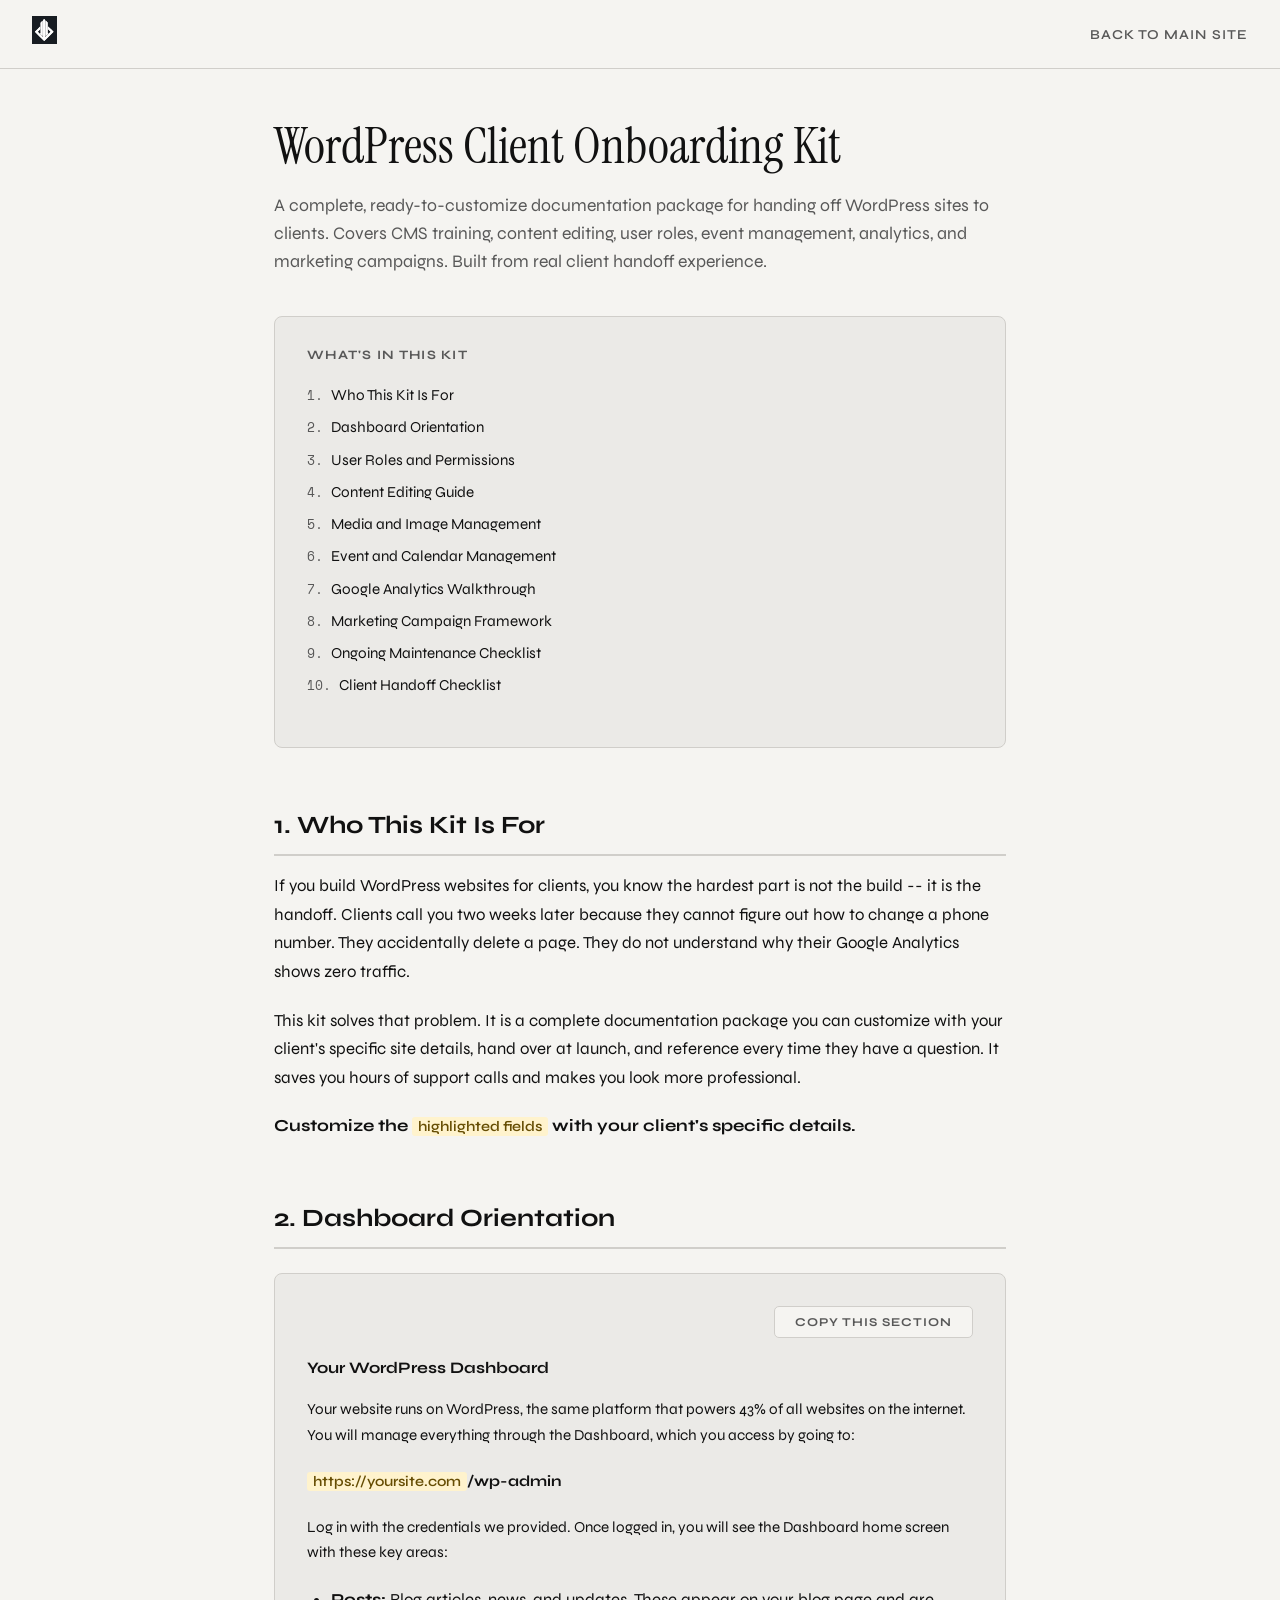
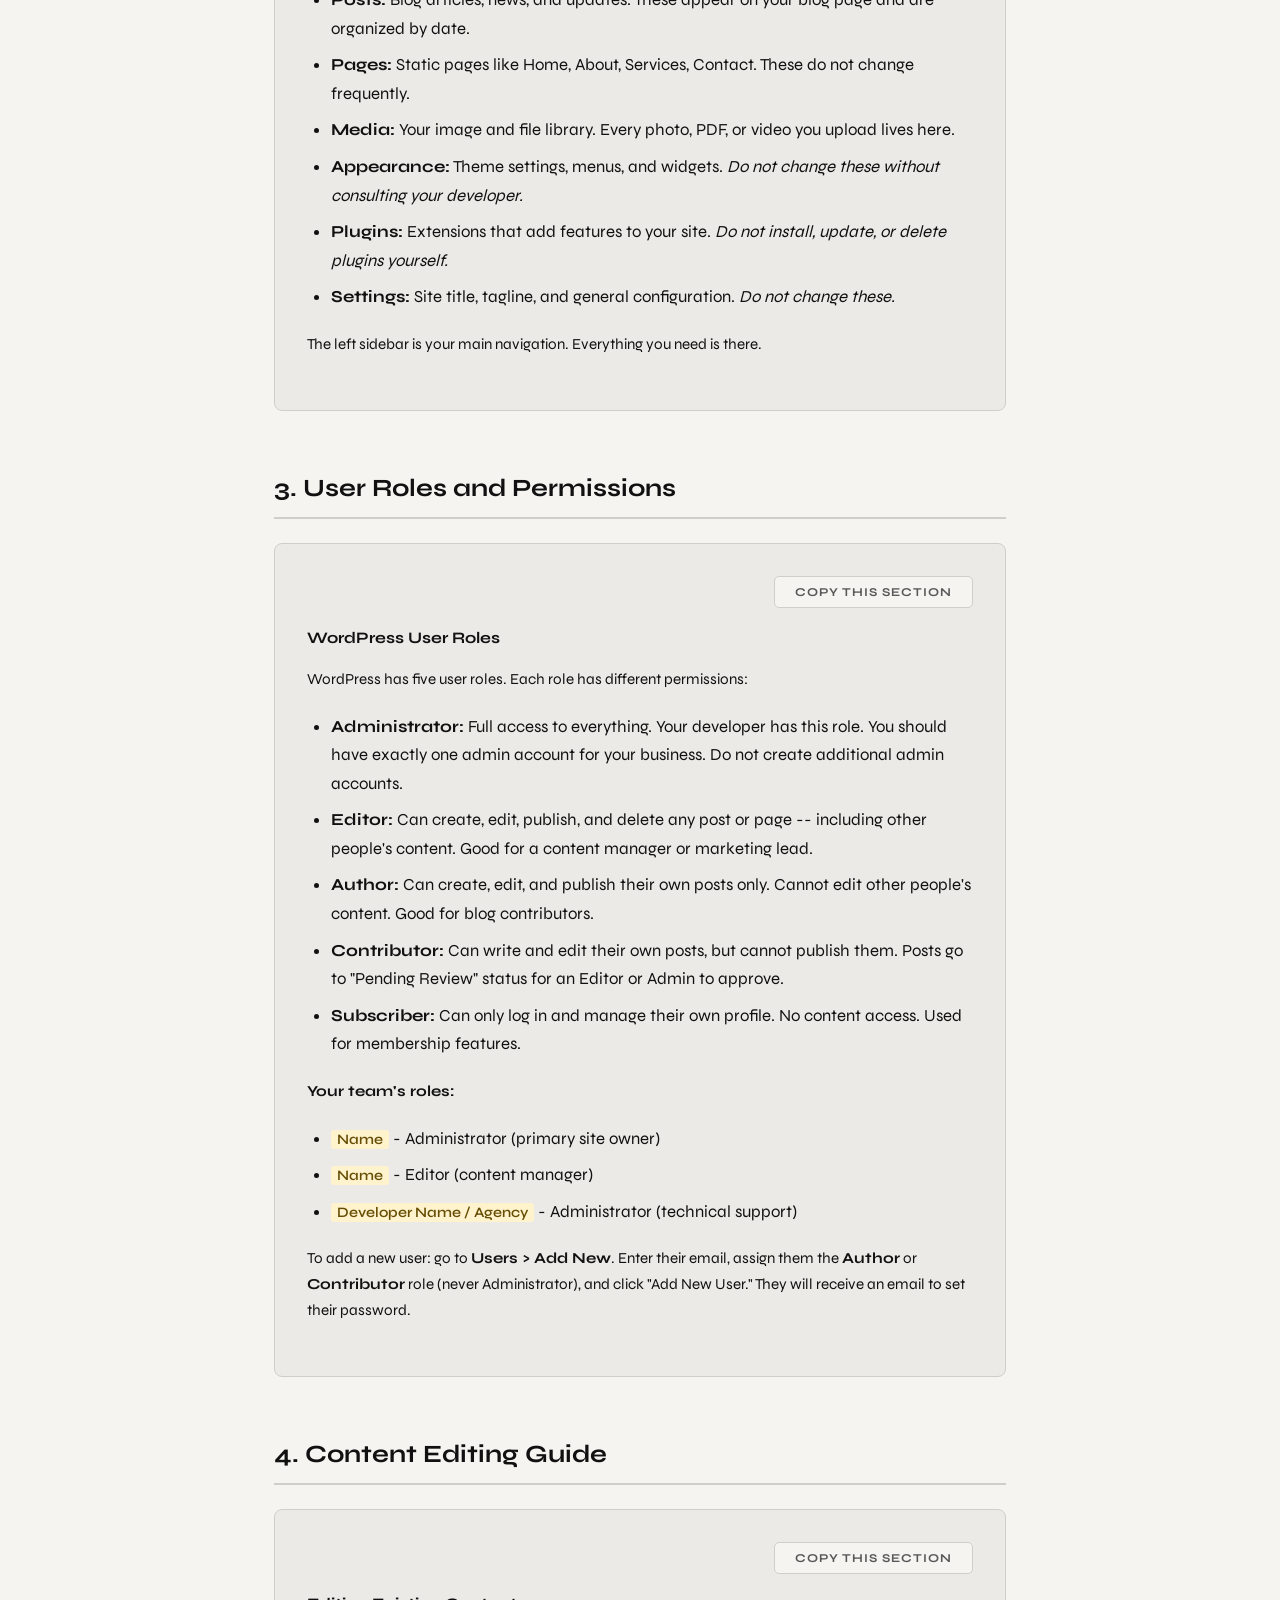
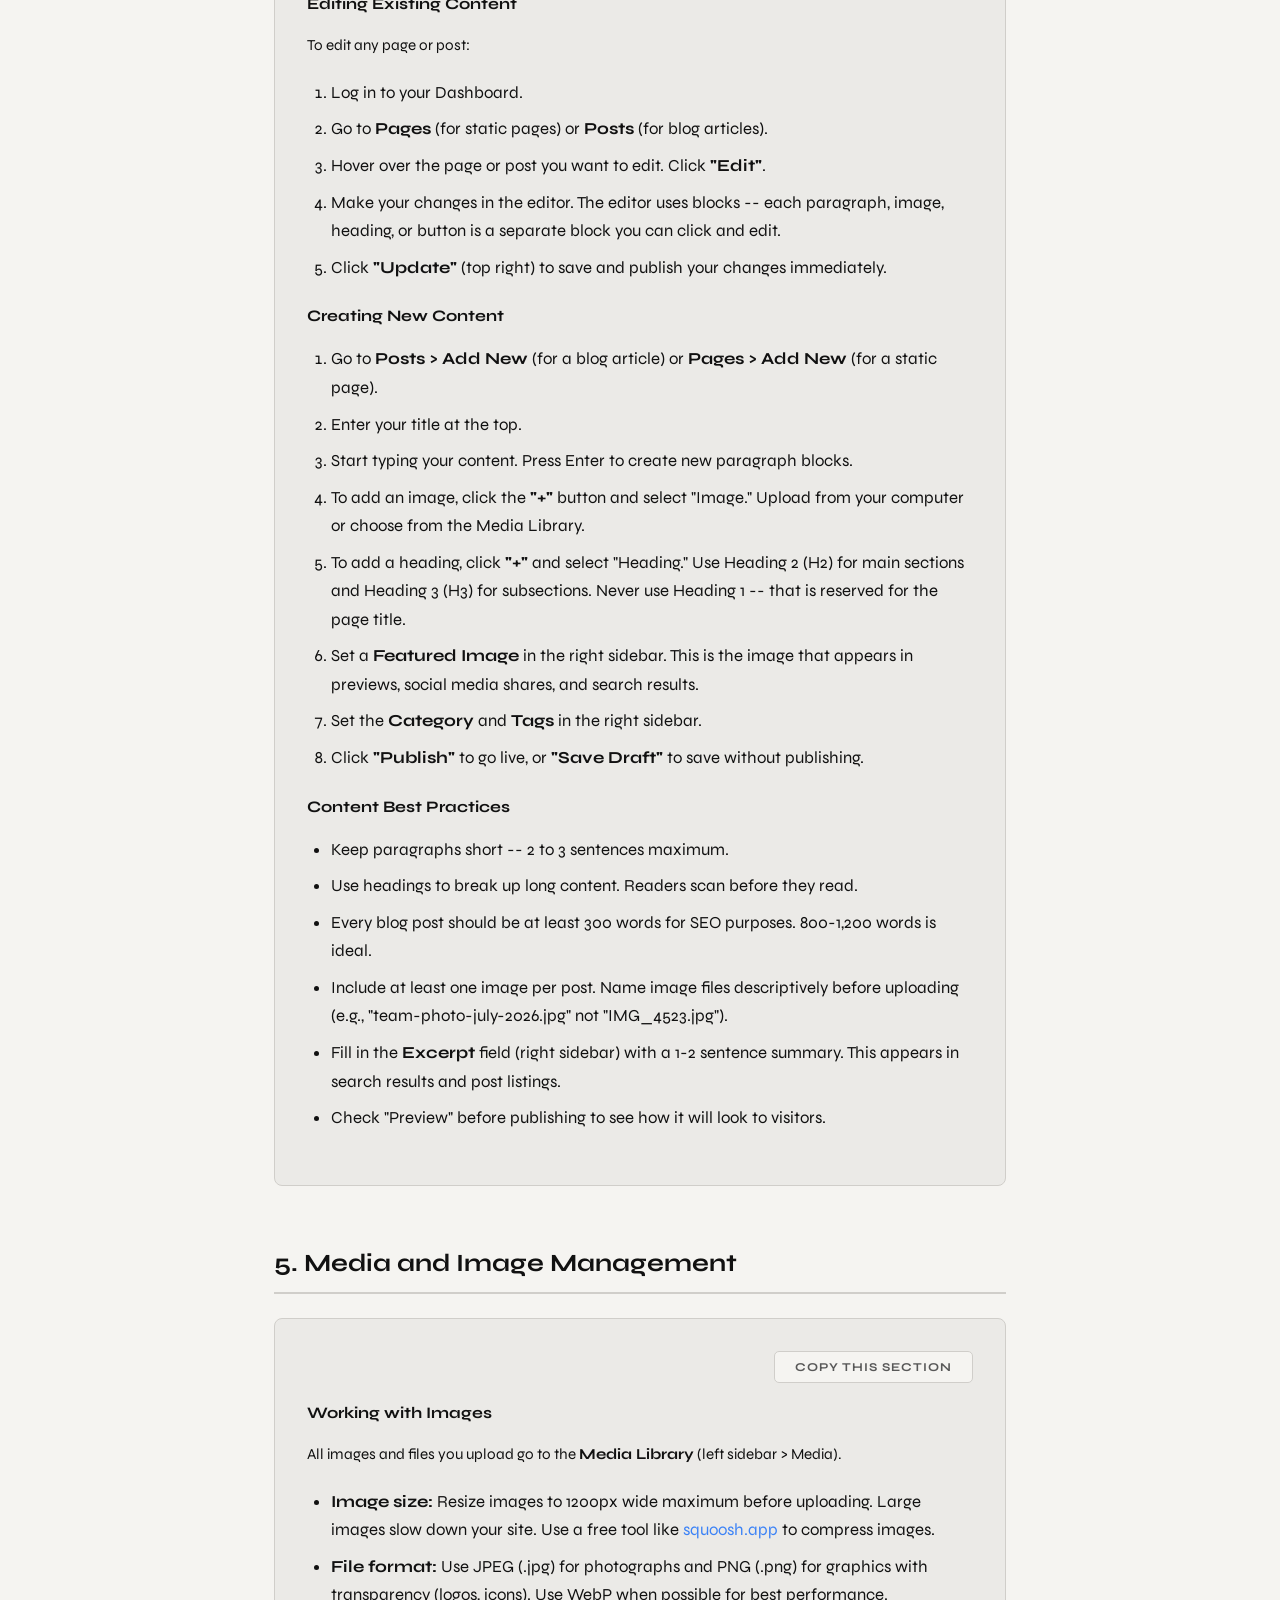
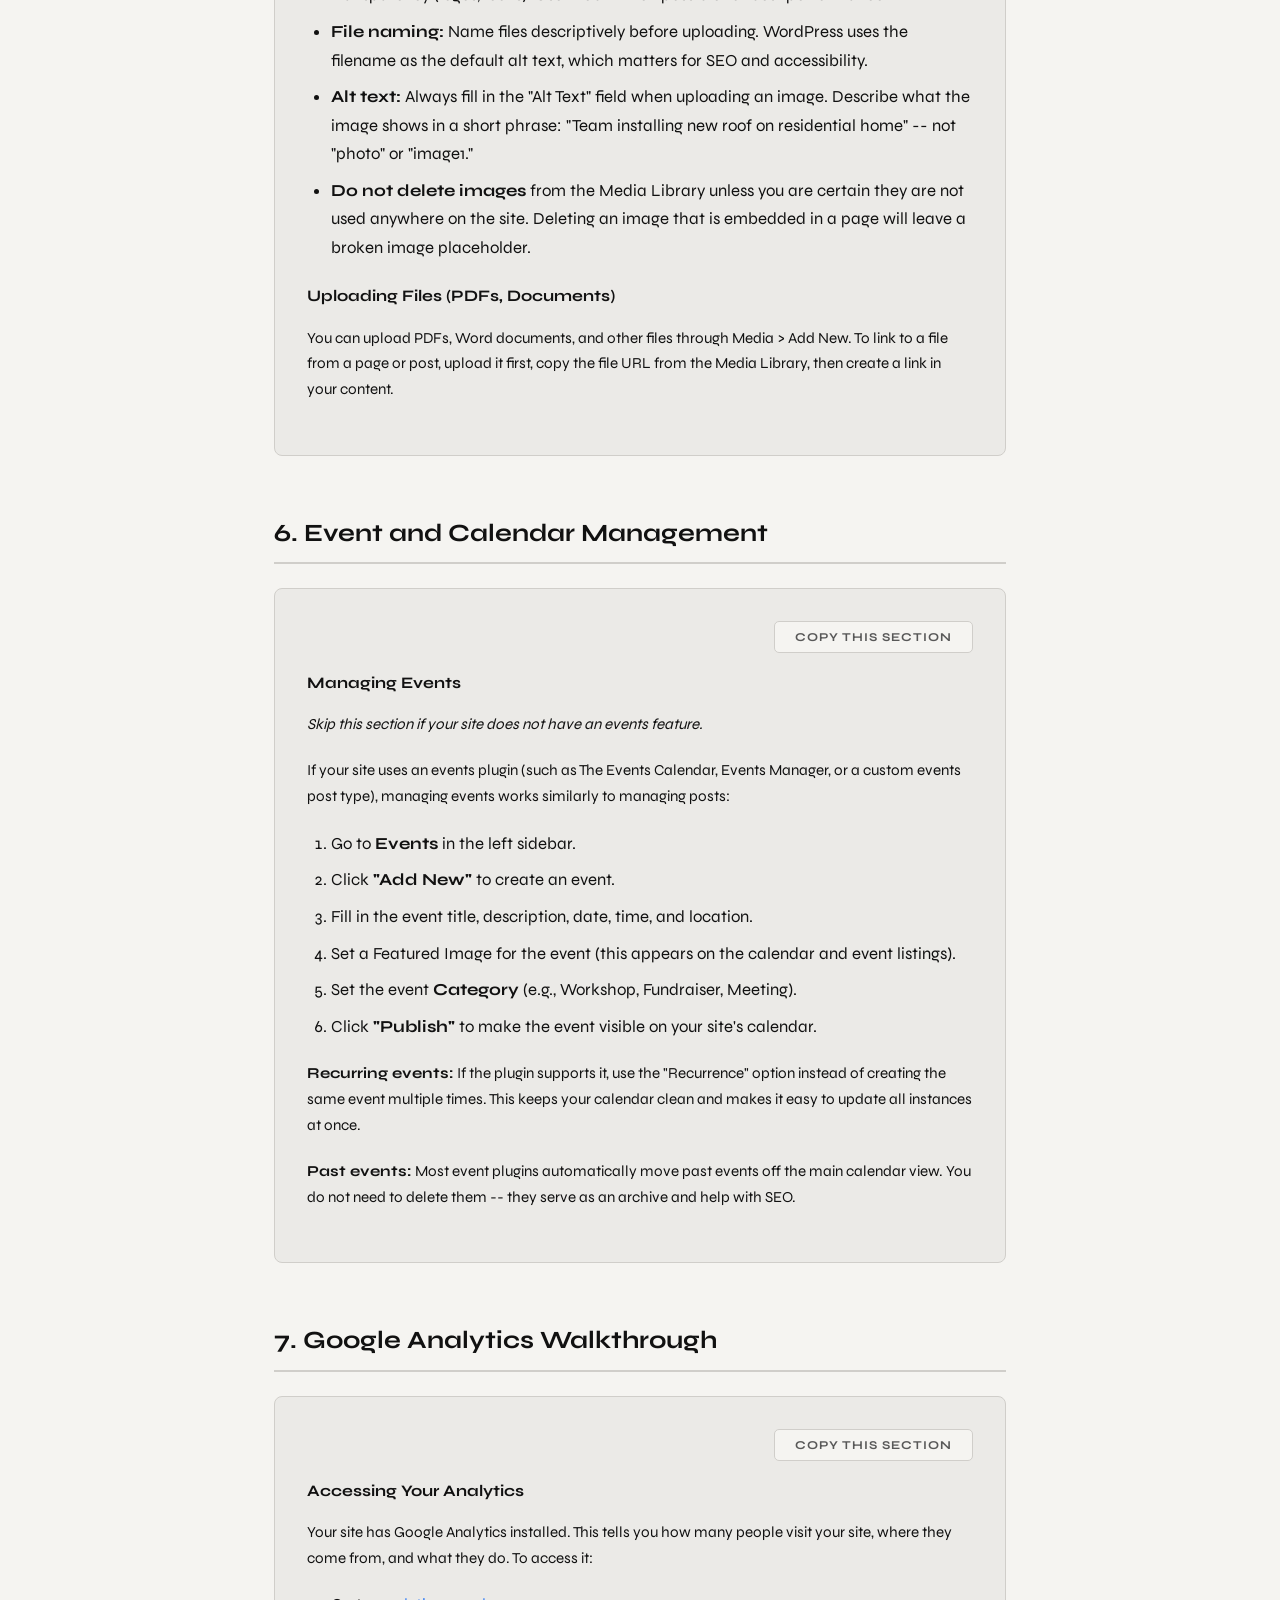
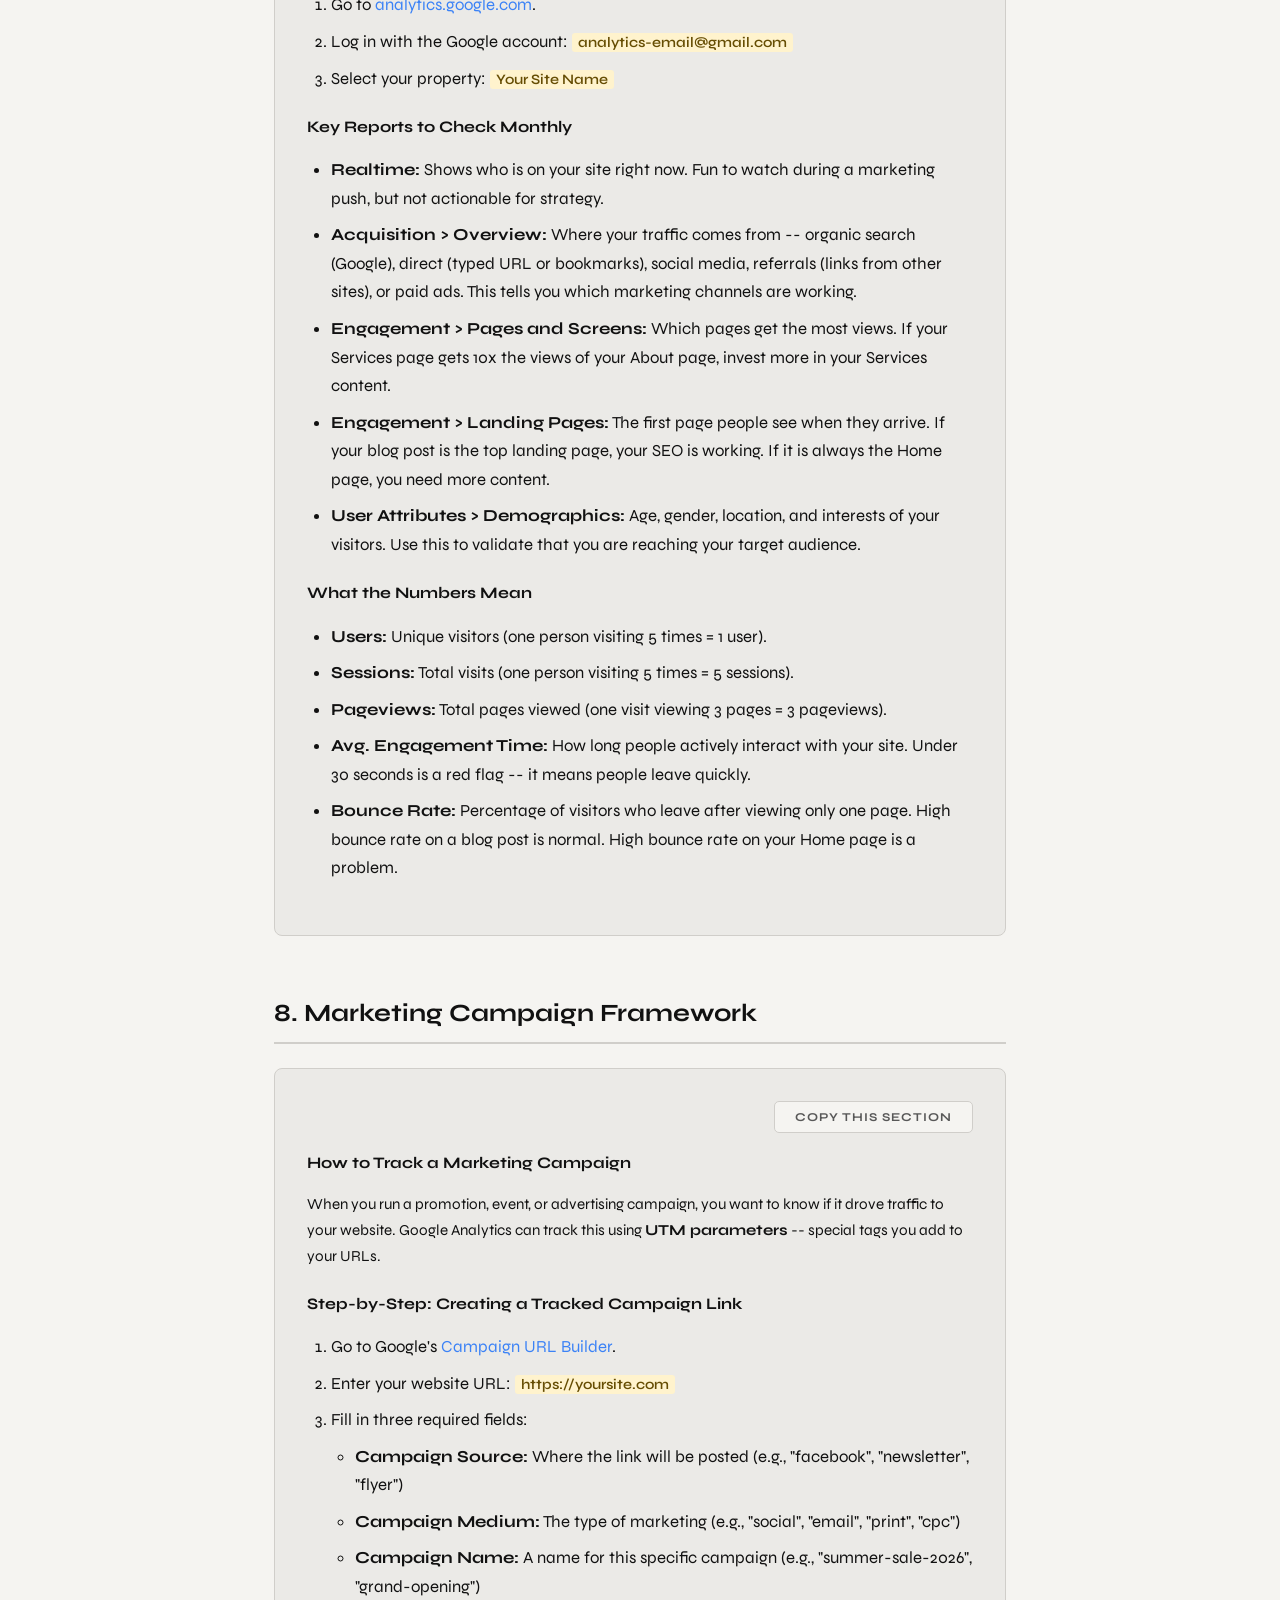
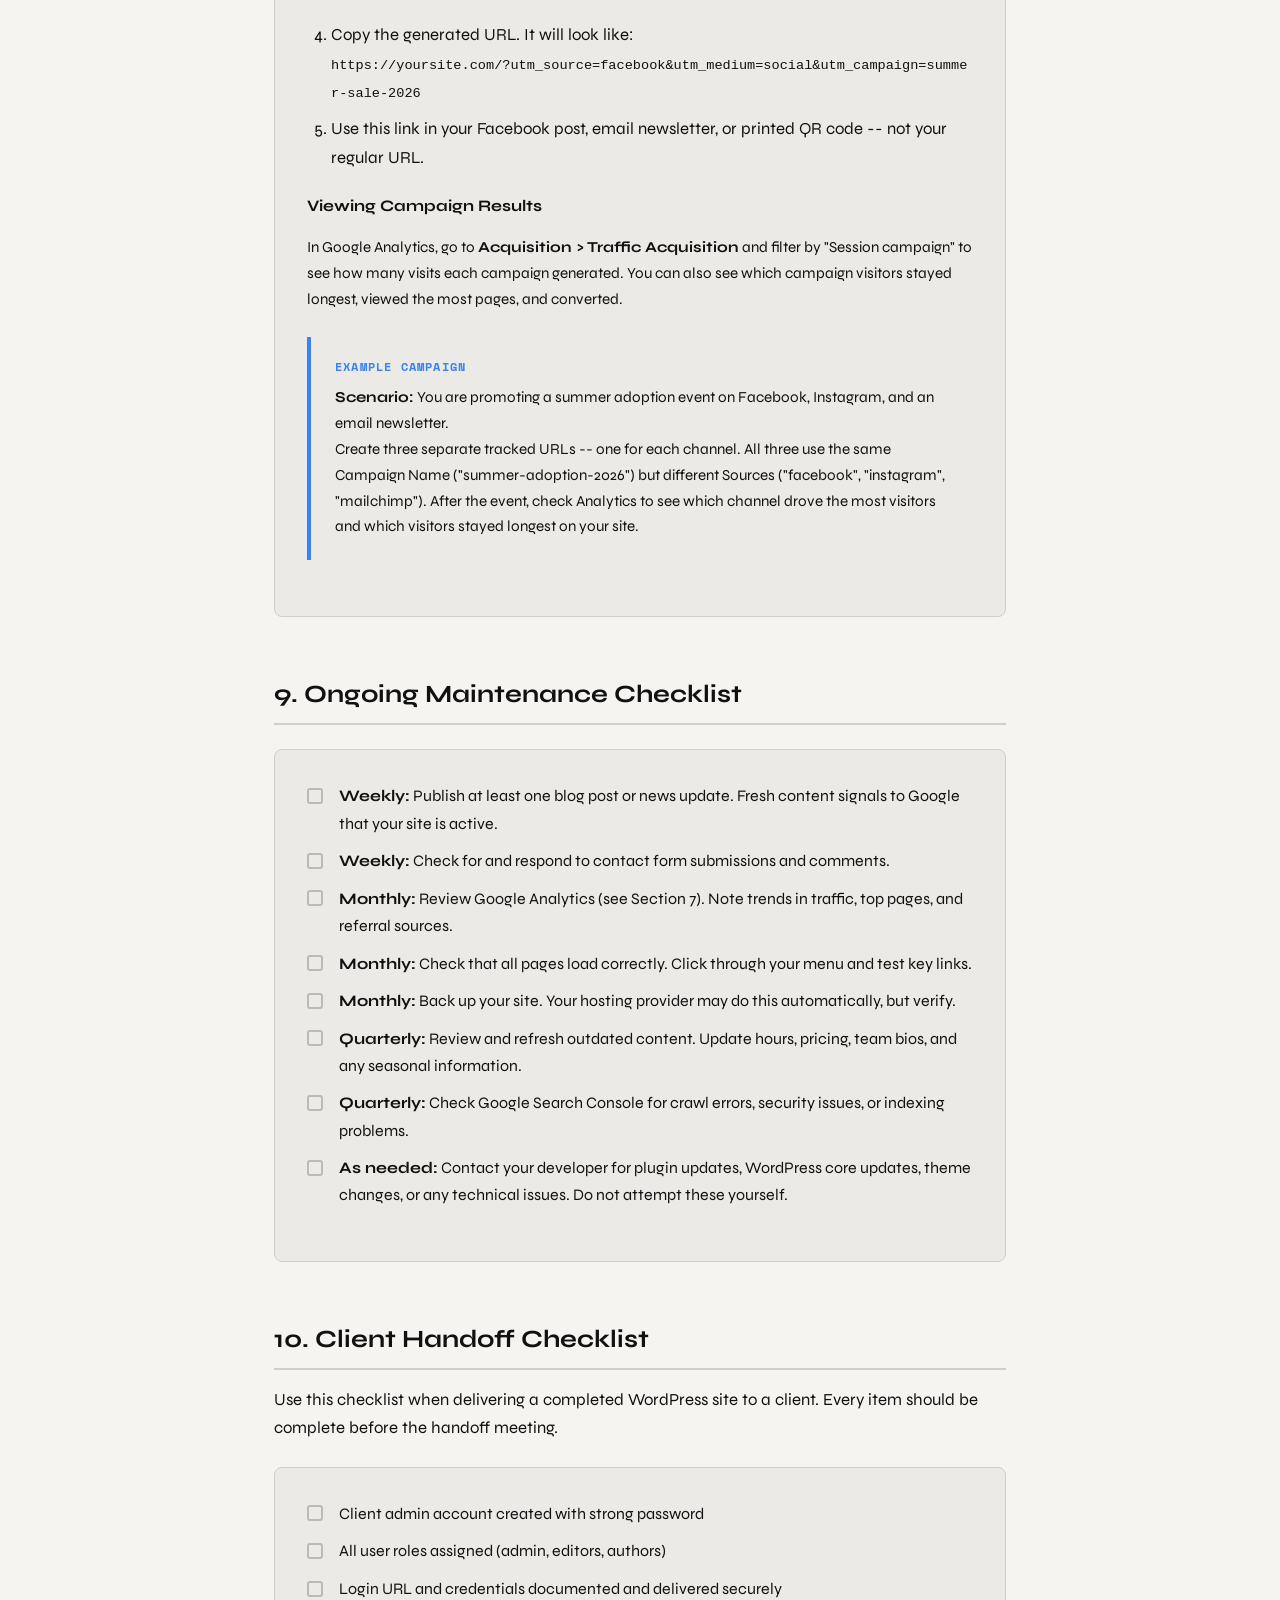
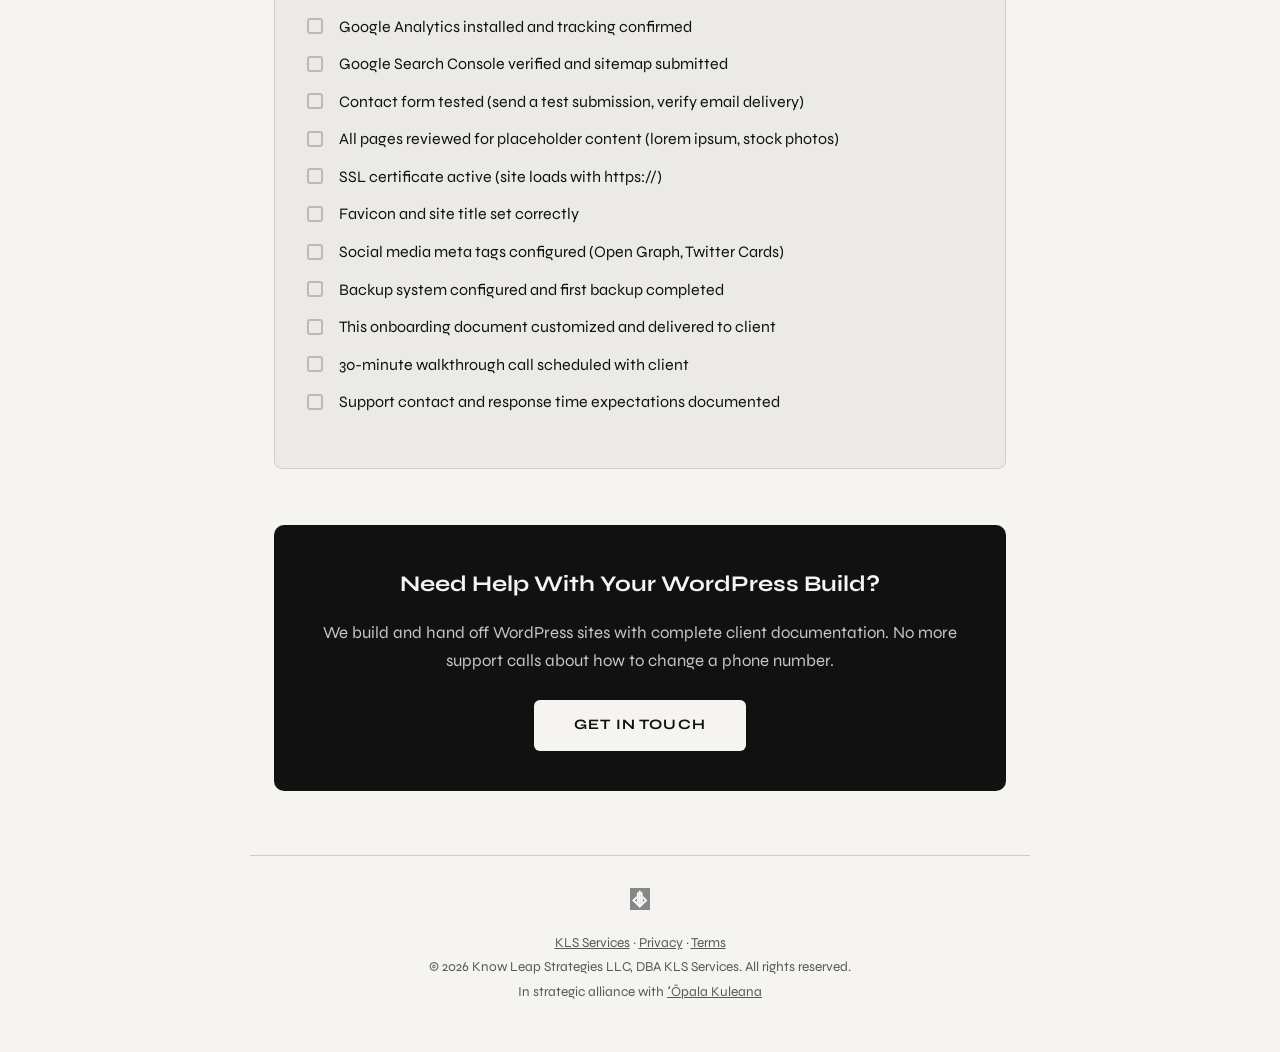
<file: wordpress-onboarding-kit.html>
<!DOCTYPE html>
<html lang="en">
<head>
  <!-- Google tag (gtag.js) -->
<script async src="https://www.googletagmanager.com/gtag/js?id=G-FE89VCG9CY"></script>
<script>
  window.dataLayer = window.dataLayer || [];
  function gtag(){dataLayer.push(arguments);}
  gtag('js', new Date());
  gtag('config', 'G-FE89VCG9CY');
</script>
  <meta charset="UTF-8">
  <meta name="robots" content="noindex, nofollow">
  <title>WordPress Client Onboarding Kit - Free Template | Know Leap Strategies</title>
  <meta name="viewport" content="width=device-width, initial-scale=1.0">
  <meta name="description" content="Free WordPress client onboarding kit: CMS walkthrough, content editing guide, analytics setup, and marketing campaign framework. Perfect for freelancers and agencies handing off WordPress sites to clients.">
  <link rel="canonical" href="https://knowleapstrategies.com/wordpress-onboarding-kit.html" />

  <!-- Open Graph -->
  <meta property="og:title" content="WordPress Client Onboarding Kit - Free Template | Know Leap Strategies" />
  <meta property="og:description" content="Free WordPress client onboarding kit: CMS walkthrough, content editing guide, analytics setup, and marketing campaign framework." />
  <meta property="og:url" content="https://knowleapstrategies.com/wordpress-onboarding-kit.html" />
  <meta property="og:type" content="article" />
  <meta property="og:image" content="https://knowleapstrategies.com/assets/images/icons/favicon-256x256.png" />

  <!-- Twitter Card -->
  <meta name="twitter:card" content="summary_large_image" />
  <meta name="twitter:title" content="WordPress Client Onboarding Kit - Free Template" />
  <meta name="twitter:description" content="Free WordPress client onboarding kit for freelancers and agencies." />
  <meta name="twitter:image" content="https://knowleapstrategies.com/assets/images/icons/favicon-256x256.png" />

  <!-- Schema.org Article -->
  <script type="application/ld+json">
  {
    "@context": "https://schema.org",
    "@type": "Article",
    "headline": "WordPress Client Onboarding Kit",
    "description": "Free WordPress client onboarding kit: CMS walkthrough, content editing guide, analytics setup, and marketing campaign framework.",
    "author": {
      "@type": "Organization",
      "name": "Know Leap Strategies",
      "url": "https://knowleapstrategies.com/"
    },
    "publisher": {
      "@type": "Organization",
      "name": "Know Leap Strategies",
      "url": "https://knowleapstrategies.com/",
      "logo": {
        "@type": "ImageObject",
        "url": "https://knowleapstrategies.com/assets/images/brand/kls-logo-primary.svg"
      }
    },
    "mainEntityOfPage": {
      "@type": "WebPage",
      "@id": "https://knowleapstrategies.com/wordpress-onboarding-kit.html"
    },
    "datePublished": "2026-06-14",
    "dateModified": "2026-06-14",
    "url": "https://knowleapstrategies.com/wordpress-onboarding-kit.html"
  }
  </script>

  <!-- Favicons -->
  <link rel="icon" href="/assets/images/icons/knowleap_favicon.ico" sizes="any">
  <link rel="icon" type="image/png" sizes="32x32" href="/assets/images/icons/favicon-32x32.png">
  <link rel="icon" type="image/png" sizes="16x16" href="/assets/images/icons/favicon-16x16.png">
  <link rel="apple-touch-icon" href="/assets/images/icons/favicon-256x256.png">

  <!-- Fonts -->
  <link rel="preconnect" href="https://fonts.googleapis.com">
  <link rel="preconnect" href="https://fonts.gstatic.com" crossorigin>
  <link href="https://fonts.googleapis.com/css2?family=Instrument+Serif:ital@0;1&family=Syne:wght@400;500;600;700;800&family=Space+Mono:wght@400;700&display=swap" rel="stylesheet">

  <style>
    /* ---- CSS Custom Properties (from style.css) ---- */
    :root {
      --void-black: #f5f4f1;
      --void-dark: #ebeae7;
      --void-gray: #d0ceca;
      --void-gray-light: #bcbab6;
      --void-white: #111111;
      --void-muted: #585858;
      --void-blue: #3b82f6;
      --void-coral: #f97316;
      --font-display: 'Syne', sans-serif;
      --font-serif: 'Instrument Serif', serif;
      --font-mono: 'Space Mono', monospace;
    }

    /* ---- Reset ---- */
    *, *::before, *::after { margin: 0; padding: 0; box-sizing: border-box; }
    html { font-size: 16px; scroll-behavior: smooth; }

    /* ---- Body ---- */
    body {
      font-family: var(--font-display);
      font-weight: 400;
      background: var(--void-black);
      color: var(--void-white);
      line-height: 1.7;
      -webkit-font-smoothing: antialiased;
    }

    a { color: var(--void-blue); text-decoration: none; }
    a:hover { text-decoration: underline; }

    /* ---- Top Nav ---- */
    .article-nav {
      position: sticky;
      top: 0;
      z-index: 100;
      display: flex;
      align-items: center;
      justify-content: space-between;
      padding: 1rem 2rem;
      background: var(--void-black);
      border-bottom: 1px solid var(--void-gray);
    }
    .article-nav img { height: 28px; width: auto; }
    .article-nav .back-link {
      font-family: var(--font-display);
      font-size: 0.85rem;
      font-weight: 600;
      text-transform: uppercase;
      letter-spacing: 0.08em;
      color: var(--void-muted);
      transition: color 0.2s;
    }
    .article-nav .back-link:hover { color: var(--void-white); text-decoration: none; }

    /* ---- Article Container ---- */
    .article-container {
      max-width: 780px;
      margin: 0 auto;
      padding: 3rem 1.5rem 4rem;
    }

    /* ---- Typography ---- */
    h1 {
      font-family: var(--font-serif);
      font-size: clamp(2.2rem, 5vw, 3.2rem);
      font-weight: 400;
      line-height: 1.15;
      margin-bottom: 1rem;
      color: var(--void-white);
    }
    .article-subtitle {
      font-family: var(--font-display);
      font-size: 1.1rem;
      color: var(--void-muted);
      margin-bottom: 2.5rem;
      line-height: 1.6;
    }
    h2 {
      font-family: var(--font-display);
      font-size: 1.55rem;
      font-weight: 700;
      margin-top: 3.5rem;
      margin-bottom: 1rem;
      padding-bottom: 0.5rem;
      border-bottom: 2px solid var(--void-gray);
      color: var(--void-white);
    }
    h3 {
      font-family: var(--font-display);
      font-size: 1.15rem;
      font-weight: 600;
      margin-top: 2rem;
      margin-bottom: 0.75rem;
    }
    p { margin-bottom: 1.25rem; font-size: 1.05rem; }
    ul, ol { margin-bottom: 1.25rem; padding-left: 1.5rem; }
    li { margin-bottom: 0.5rem; font-size: 1.05rem; }
    li ul { margin-top: 0.5rem; }
    strong { font-weight: 700; }

    /* ---- Table of Contents ---- */
    .toc {
      background: var(--void-dark);
      border: 1px solid var(--void-gray);
      border-radius: 8px;
      padding: 1.75rem 2rem;
      margin-bottom: 3rem;
    }
    .toc-title {
      font-family: var(--font-display);
      font-size: 0.8rem;
      font-weight: 700;
      text-transform: uppercase;
      letter-spacing: 0.1em;
      color: var(--void-muted);
      margin-bottom: 1rem;
    }
    .toc ol { list-style: none; padding-left: 0; counter-reset: toc-counter; }
    .toc li { counter-increment: toc-counter; margin-bottom: 0.4rem; font-size: 0.95rem; }
    .toc li::before {
      content: counter(toc-counter) ".";
      font-family: var(--font-mono);
      font-size: 0.8rem;
      color: var(--void-muted);
      margin-right: 0.5rem;
    }
    .toc a { color: var(--void-white); text-decoration: none; transition: color 0.2s; }
    .toc a:hover { color: var(--void-blue); }

    /* ---- Template Block ---- */
    .template-block {
      background: var(--void-dark);
      border: 1px solid var(--void-gray);
      border-radius: 8px;
      padding: 2rem;
      margin: 1.5rem 0;
      position: relative;
    }
    .template-block h4 {
      font-family: var(--font-display);
      font-size: 1rem;
      font-weight: 700;
      margin-bottom: 1rem;
      color: var(--void-white);
    }
    .template-block p { font-size: 0.95rem; }
    .template-block ul { font-size: 0.95rem; }
    .placeholder {
      background: #fff3cd;
      color: #664d03;
      padding: 1px 6px;
      border-radius: 3px;
      font-weight: 600;
      font-size: 0.9rem;
    }

    /* ---- Copy Bar ---- */
    .copy-bar {
      display: flex;
      justify-content: flex-end;
      gap: 0.5rem;
      margin-bottom: 1rem;
    }
    .copy-btn {
      font-family: var(--font-display);
      font-size: 0.75rem;
      font-weight: 700;
      text-transform: uppercase;
      letter-spacing: 0.08em;
      padding: 0.5rem 1.25rem;
      border: 1px solid var(--void-gray);
      border-radius: 5px;
      background: var(--void-black);
      color: var(--void-muted);
      cursor: pointer;
      transition: all 0.2s;
    }
    .copy-btn:hover { border-color: var(--void-white); color: var(--void-white); }

    /* ---- Example Block ---- */
    .example-block {
      background: var(--void-dark);
      border-left: 4px solid var(--void-blue);
      padding: 1.25rem 1.5rem;
      margin: 1.5rem 0;
      border-radius: 0 8px 8px 0;
    }
    .example-block p { margin-bottom: 0; font-size: 0.95rem; }
    .example-label {
      font-family: var(--font-mono);
      font-size: 0.75rem;
      font-weight: 700;
      text-transform: uppercase;
      letter-spacing: 0.1em;
      color: var(--void-blue);
      margin-bottom: 0.5rem;
    }

    /* ---- Checklist ---- */
    .checklist-box {
      background: var(--void-dark);
      border: 1px solid var(--void-gray);
      border-radius: 8px;
      padding: 2rem;
      margin-top: 1.5rem;
    }
    .checklist-box ul { list-style: none; padding-left: 0; }
    .checklist-box li {
      position: relative;
      padding-left: 2rem;
      margin-bottom: 0.65rem;
      font-size: 1rem;
    }
    .checklist-box li::before {
      content: "";
      position: absolute;
      left: 0;
      top: 0.35rem;
      width: 16px;
      height: 16px;
      border: 2px solid var(--void-gray-light);
      border-radius: 3px;
    }

    /* ---- CTA Section ---- */
    .cta-section {
      margin-top: 3.5rem;
      padding: 2.5rem;
      background: var(--void-white);
      color: var(--void-black);
      border-radius: 10px;
      text-align: center;
    }
    .cta-section h2 {
      color: var(--void-black);
      border-bottom: none;
      margin-top: 0;
      padding-bottom: 0;
      font-size: 1.4rem;
    }
    .cta-section p {
      font-size: 1.05rem;
      margin-bottom: 1.5rem;
      color: rgba(245, 244, 241, 0.8);
    }
    .cta-btn {
      display: inline-block;
      font-family: var(--font-display);
      font-weight: 700;
      font-size: 0.9rem;
      text-transform: uppercase;
      letter-spacing: 0.08em;
      padding: 0.85rem 2.5rem;
      background: var(--void-black);
      color: var(--void-white);
      border-radius: 6px;
      text-decoration: none;
      transition: opacity 0.2s;
    }
    .cta-btn:hover { opacity: 0.85; text-decoration: none; }

    /* ---- Footer ---- */
    .article-footer {
      max-width: 780px;
      margin: 0 auto;
      padding: 2rem 1.5rem 3rem;
      text-align: center;
      border-top: 1px solid var(--void-gray);
      color: var(--void-muted);
      font-size: 0.85rem;
      line-height: 1.8;
    }
    .article-footer a { color: var(--void-muted); text-decoration: underline; }
    .article-footer a:hover { color: var(--void-white); }
    .footer-logo { height: 22px; width: auto; margin-bottom: 0.75rem; opacity: 0.5; }

    /* ---- Print Styles ---- */
    @media print {
      .article-nav, .cta-section, .copy-bar { display: none; }
      body { background: #fff; color: #000; font-size: 11pt; }
      .article-container { max-width: 100%; padding: 0; }
      h1 { font-size: 22pt; }
      h2 { font-size: 14pt; border-color: #ccc; }
      a { color: #000; text-decoration: underline; }
      .toc, .template-block, .checklist-box, .example-block { border-color: #ccc; background: #f9f9f9; }
      .placeholder { background: #ffe69c; }
      .article-footer { border-color: #ccc; }
    }

    /* ---- Responsive ---- */
    @media (max-width: 640px) {
      .article-nav { padding: 0.75rem 1rem; }
      .article-container { padding: 2rem 1rem 3rem; }
      .toc { padding: 1.25rem 1.25rem; }
      .template-block { padding: 1.25rem; }
      .checklist-box { padding: 1.25rem; }
      .cta-section { padding: 2rem 1.25rem; }
    }
  </style>
</head>
<body>

  <!-- Navigation -->
  <nav class="article-nav">
    <a href="index.html">
      <img src="/assets/images/brand/kls-logo-primary.svg" alt="Know Leap Strategies logo">
    </a>
    <a href="index.html" class="back-link">Back to Main Site</a>
  </nav>

  <article class="article-container">

    <h1>WordPress Client Onboarding Kit</h1>
    <p class="article-subtitle">A complete, ready-to-customize documentation package for handing off WordPress sites to clients. Covers CMS training, content editing, user roles, event management, analytics, and marketing campaigns. Built from real client handoff experience.</p>

    <!-- Table of Contents -->
    <div class="toc">
      <div class="toc-title">What's in This Kit</div>
      <ol>
        <li><a href="#overview">Who This Kit Is For</a></li>
        <li><a href="#dashboard">Dashboard Orientation</a></li>
        <li><a href="#roles">User Roles and Permissions</a></li>
        <li><a href="#content">Content Editing Guide</a></li>
        <li><a href="#media">Media and Image Management</a></li>
        <li><a href="#events">Event and Calendar Management</a></li>
        <li><a href="#analytics">Google Analytics Walkthrough</a></li>
        <li><a href="#campaigns">Marketing Campaign Framework</a></li>
        <li><a href="#maintenance">Ongoing Maintenance Checklist</a></li>
        <li><a href="#handoff">Client Handoff Checklist</a></li>
      </ol>
    </div>

    <!-- Section 1 -->
    <h2 id="overview">1. Who This Kit Is For</h2>
    <p>If you build WordPress websites for clients, you know the hardest part is not the build -- it is the handoff. Clients call you two weeks later because they cannot figure out how to change a phone number. They accidentally delete a page. They do not understand why their Google Analytics shows zero traffic.</p>
    <p>This kit solves that problem. It is a complete documentation package you can customize with your client's specific site details, hand over at launch, and reference every time they have a question. It saves you hours of support calls and makes you look more professional.</p>
    <p><strong>Customize the <span class="placeholder">highlighted fields</span> with your client's specific details.</strong></p>

    <!-- Section 2 -->
    <h2 id="dashboard">2. Dashboard Orientation</h2>

    <div class="template-block" id="template-dashboard">
      <div class="copy-bar">
        <button class="copy-btn" onclick="copySection('template-dashboard')">Copy This Section</button>
      </div>
      <h4>Your WordPress Dashboard</h4>
      <p>Your website runs on WordPress, the same platform that powers 43% of all websites on the internet. You will manage everything through the Dashboard, which you access by going to:</p>
      <p><strong><span class="placeholder">https://yoursite.com</span>/wp-admin</strong></p>
      <p>Log in with the credentials we provided. Once logged in, you will see the Dashboard home screen with these key areas:</p>
      <ul>
        <li><strong>Posts:</strong> Blog articles, news, and updates. These appear on your blog page and are organized by date.</li>
        <li><strong>Pages:</strong> Static pages like Home, About, Services, Contact. These do not change frequently.</li>
        <li><strong>Media:</strong> Your image and file library. Every photo, PDF, or video you upload lives here.</li>
        <li><strong>Appearance:</strong> Theme settings, menus, and widgets. <em>Do not change these without consulting your developer.</em></li>
        <li><strong>Plugins:</strong> Extensions that add features to your site. <em>Do not install, update, or delete plugins yourself.</em></li>
        <li><strong>Settings:</strong> Site title, tagline, and general configuration. <em>Do not change these.</em></li>
      </ul>
      <p>The left sidebar is your main navigation. Everything you need is there.</p>
    </div>

    <!-- Section 3 -->
    <h2 id="roles">3. User Roles and Permissions</h2>

    <div class="template-block" id="template-roles">
      <div class="copy-bar">
        <button class="copy-btn" onclick="copySection('template-roles')">Copy This Section</button>
      </div>
      <h4>WordPress User Roles</h4>
      <p>WordPress has five user roles. Each role has different permissions:</p>
      <ul>
        <li><strong>Administrator:</strong> Full access to everything. Your developer has this role. You should have exactly one admin account for your business. Do not create additional admin accounts.</li>
        <li><strong>Editor:</strong> Can create, edit, publish, and delete any post or page -- including other people's content. Good for a content manager or marketing lead.</li>
        <li><strong>Author:</strong> Can create, edit, and publish their own posts only. Cannot edit other people's content. Good for blog contributors.</li>
        <li><strong>Contributor:</strong> Can write and edit their own posts, but cannot publish them. Posts go to "Pending Review" status for an Editor or Admin to approve.</li>
        <li><strong>Subscriber:</strong> Can only log in and manage their own profile. No content access. Used for membership features.</li>
      </ul>
      <p><strong>Your team's roles:</strong></p>
      <ul>
        <li><span class="placeholder">Name</span> - Administrator (primary site owner)</li>
        <li><span class="placeholder">Name</span> - Editor (content manager)</li>
        <li><span class="placeholder">Developer Name / Agency</span> - Administrator (technical support)</li>
      </ul>
      <p>To add a new user: go to <strong>Users > Add New</strong>. Enter their email, assign them the <strong>Author</strong> or <strong>Contributor</strong> role (never Administrator), and click "Add New User." They will receive an email to set their password.</p>
    </div>

    <!-- Section 4 -->
    <h2 id="content">4. Content Editing Guide</h2>

    <div class="template-block" id="template-content">
      <div class="copy-bar">
        <button class="copy-btn" onclick="copySection('template-content')">Copy This Section</button>
      </div>
      <h4>Editing Existing Content</h4>
      <p>To edit any page or post:</p>
      <ol>
        <li>Log in to your Dashboard.</li>
        <li>Go to <strong>Pages</strong> (for static pages) or <strong>Posts</strong> (for blog articles).</li>
        <li>Hover over the page or post you want to edit. Click <strong>"Edit"</strong>.</li>
        <li>Make your changes in the editor. The editor uses blocks -- each paragraph, image, heading, or button is a separate block you can click and edit.</li>
        <li>Click <strong>"Update"</strong> (top right) to save and publish your changes immediately.</li>
      </ol>

      <h4>Creating New Content</h4>
      <ol>
        <li>Go to <strong>Posts > Add New</strong> (for a blog article) or <strong>Pages > Add New</strong> (for a static page).</li>
        <li>Enter your title at the top.</li>
        <li>Start typing your content. Press Enter to create new paragraph blocks.</li>
        <li>To add an image, click the <strong>"+"</strong> button and select "Image." Upload from your computer or choose from the Media Library.</li>
        <li>To add a heading, click <strong>"+"</strong> and select "Heading." Use Heading 2 (H2) for main sections and Heading 3 (H3) for subsections. Never use Heading 1 -- that is reserved for the page title.</li>
        <li>Set a <strong>Featured Image</strong> in the right sidebar. This is the image that appears in previews, social media shares, and search results.</li>
        <li>Set the <strong>Category</strong> and <strong>Tags</strong> in the right sidebar.</li>
        <li>Click <strong>"Publish"</strong> to go live, or <strong>"Save Draft"</strong> to save without publishing.</li>
      </ol>

      <h4>Content Best Practices</h4>
      <ul>
        <li>Keep paragraphs short -- 2 to 3 sentences maximum.</li>
        <li>Use headings to break up long content. Readers scan before they read.</li>
        <li>Every blog post should be at least 300 words for SEO purposes. 800-1,200 words is ideal.</li>
        <li>Include at least one image per post. Name image files descriptively before uploading (e.g., "team-photo-july-2026.jpg" not "IMG_4523.jpg").</li>
        <li>Fill in the <strong>Excerpt</strong> field (right sidebar) with a 1-2 sentence summary. This appears in search results and post listings.</li>
        <li>Check "Preview" before publishing to see how it will look to visitors.</li>
      </ul>
    </div>

    <!-- Section 5 -->
    <h2 id="media">5. Media and Image Management</h2>

    <div class="template-block" id="template-media">
      <div class="copy-bar">
        <button class="copy-btn" onclick="copySection('template-media')">Copy This Section</button>
      </div>
      <h4>Working with Images</h4>
      <p>All images and files you upload go to the <strong>Media Library</strong> (left sidebar > Media).</p>
      <ul>
        <li><strong>Image size:</strong> Resize images to 1200px wide maximum before uploading. Large images slow down your site. Use a free tool like <a href="https://squoosh.app" target="_blank" rel="noopener">squoosh.app</a> to compress images.</li>
        <li><strong>File format:</strong> Use JPEG (.jpg) for photographs and PNG (.png) for graphics with transparency (logos, icons). Use WebP when possible for best performance.</li>
        <li><strong>File naming:</strong> Name files descriptively before uploading. WordPress uses the filename as the default alt text, which matters for SEO and accessibility.</li>
        <li><strong>Alt text:</strong> Always fill in the "Alt Text" field when uploading an image. Describe what the image shows in a short phrase: "Team installing new roof on residential home" -- not "photo" or "image1."</li>
        <li><strong>Do not delete images</strong> from the Media Library unless you are certain they are not used anywhere on the site. Deleting an image that is embedded in a page will leave a broken image placeholder.</li>
      </ul>

      <h4>Uploading Files (PDFs, Documents)</h4>
      <p>You can upload PDFs, Word documents, and other files through Media > Add New. To link to a file from a page or post, upload it first, copy the file URL from the Media Library, then create a link in your content.</p>
    </div>

    <!-- Section 6 -->
    <h2 id="events">6. Event and Calendar Management</h2>

    <div class="template-block" id="template-events">
      <div class="copy-bar">
        <button class="copy-btn" onclick="copySection('template-events')">Copy This Section</button>
      </div>
      <h4>Managing Events</h4>
      <p><em>Skip this section if your site does not have an events feature.</em></p>
      <p>If your site uses an events plugin (such as The Events Calendar, Events Manager, or a custom events post type), managing events works similarly to managing posts:</p>
      <ol>
        <li>Go to <strong>Events</strong> in the left sidebar.</li>
        <li>Click <strong>"Add New"</strong> to create an event.</li>
        <li>Fill in the event title, description, date, time, and location.</li>
        <li>Set a Featured Image for the event (this appears on the calendar and event listings).</li>
        <li>Set the event <strong>Category</strong> (e.g., Workshop, Fundraiser, Meeting).</li>
        <li>Click <strong>"Publish"</strong> to make the event visible on your site's calendar.</li>
      </ol>
      <p><strong>Recurring events:</strong> If the plugin supports it, use the "Recurrence" option instead of creating the same event multiple times. This keeps your calendar clean and makes it easy to update all instances at once.</p>
      <p><strong>Past events:</strong> Most event plugins automatically move past events off the main calendar view. You do not need to delete them -- they serve as an archive and help with SEO.</p>
    </div>

    <!-- Section 7 -->
    <h2 id="analytics">7. Google Analytics Walkthrough</h2>

    <div class="template-block" id="template-analytics">
      <div class="copy-bar">
        <button class="copy-btn" onclick="copySection('template-analytics')">Copy This Section</button>
      </div>
      <h4>Accessing Your Analytics</h4>
      <p>Your site has Google Analytics installed. This tells you how many people visit your site, where they come from, and what they do. To access it:</p>
      <ol>
        <li>Go to <a href="https://analytics.google.com" target="_blank" rel="noopener">analytics.google.com</a>.</li>
        <li>Log in with the Google account: <span class="placeholder">analytics-email@gmail.com</span></li>
        <li>Select your property: <span class="placeholder">Your Site Name</span></li>
      </ol>

      <h4>Key Reports to Check Monthly</h4>
      <ul>
        <li><strong>Realtime:</strong> Shows who is on your site right now. Fun to watch during a marketing push, but not actionable for strategy.</li>
        <li><strong>Acquisition > Overview:</strong> Where your traffic comes from -- organic search (Google), direct (typed URL or bookmarks), social media, referrals (links from other sites), or paid ads. This tells you which marketing channels are working.</li>
        <li><strong>Engagement > Pages and Screens:</strong> Which pages get the most views. If your Services page gets 10x the views of your About page, invest more in your Services content.</li>
        <li><strong>Engagement > Landing Pages:</strong> The first page people see when they arrive. If your blog post is the top landing page, your SEO is working. If it is always the Home page, you need more content.</li>
        <li><strong>User Attributes > Demographics:</strong> Age, gender, location, and interests of your visitors. Use this to validate that you are reaching your target audience.</li>
      </ul>

      <h4>What the Numbers Mean</h4>
      <ul>
        <li><strong>Users:</strong> Unique visitors (one person visiting 5 times = 1 user).</li>
        <li><strong>Sessions:</strong> Total visits (one person visiting 5 times = 5 sessions).</li>
        <li><strong>Pageviews:</strong> Total pages viewed (one visit viewing 3 pages = 3 pageviews).</li>
        <li><strong>Avg. Engagement Time:</strong> How long people actively interact with your site. Under 30 seconds is a red flag -- it means people leave quickly.</li>
        <li><strong>Bounce Rate:</strong> Percentage of visitors who leave after viewing only one page. High bounce rate on a blog post is normal. High bounce rate on your Home page is a problem.</li>
      </ul>
    </div>

    <!-- Section 8 -->
    <h2 id="campaigns">8. Marketing Campaign Framework</h2>

    <div class="template-block" id="template-campaigns">
      <div class="copy-bar">
        <button class="copy-btn" onclick="copySection('template-campaigns')">Copy This Section</button>
      </div>
      <h4>How to Track a Marketing Campaign</h4>
      <p>When you run a promotion, event, or advertising campaign, you want to know if it drove traffic to your website. Google Analytics can track this using <strong>UTM parameters</strong> -- special tags you add to your URLs.</p>

      <h4>Step-by-Step: Creating a Tracked Campaign Link</h4>
      <ol>
        <li>Go to Google's <a href="https://ga-dev-tools.google/ga4/campaign-url-builder/" target="_blank" rel="noopener">Campaign URL Builder</a>.</li>
        <li>Enter your website URL: <span class="placeholder">https://yoursite.com</span></li>
        <li>Fill in three required fields:
          <ul>
            <li><strong>Campaign Source:</strong> Where the link will be posted (e.g., "facebook", "newsletter", "flyer")</li>
            <li><strong>Campaign Medium:</strong> The type of marketing (e.g., "social", "email", "print", "cpc")</li>
            <li><strong>Campaign Name:</strong> A name for this specific campaign (e.g., "summer-sale-2026", "grand-opening")</li>
          </ul>
        </li>
        <li>Copy the generated URL. It will look like:<br>
          <code style="font-size: 0.85rem; word-break: break-all;">https://yoursite.com/?utm_source=facebook&utm_medium=social&utm_campaign=summer-sale-2026</code>
        </li>
        <li>Use this link in your Facebook post, email newsletter, or printed QR code -- not your regular URL.</li>
      </ol>

      <h4>Viewing Campaign Results</h4>
      <p>In Google Analytics, go to <strong>Acquisition > Traffic Acquisition</strong> and filter by "Session campaign" to see how many visits each campaign generated. You can also see which campaign visitors stayed longest, viewed the most pages, and converted.</p>

      <div class="example-block">
        <div class="example-label">Example Campaign</div>
        <p><strong>Scenario:</strong> You are promoting a summer adoption event on Facebook, Instagram, and an email newsletter.</p>
        <p>Create three separate tracked URLs -- one for each channel. All three use the same Campaign Name ("summer-adoption-2026") but different Sources ("facebook", "instagram", "mailchimp"). After the event, check Analytics to see which channel drove the most visitors and which visitors stayed longest on your site.</p>
      </div>
    </div>

    <!-- Section 9 -->
    <h2 id="maintenance">9. Ongoing Maintenance Checklist</h2>

    <div class="checklist-box">
      <ul>
        <li><strong>Weekly:</strong> Publish at least one blog post or news update. Fresh content signals to Google that your site is active.</li>
        <li><strong>Weekly:</strong> Check for and respond to contact form submissions and comments.</li>
        <li><strong>Monthly:</strong> Review Google Analytics (see Section 7). Note trends in traffic, top pages, and referral sources.</li>
        <li><strong>Monthly:</strong> Check that all pages load correctly. Click through your menu and test key links.</li>
        <li><strong>Monthly:</strong> Back up your site. Your hosting provider may do this automatically, but verify.</li>
        <li><strong>Quarterly:</strong> Review and refresh outdated content. Update hours, pricing, team bios, and any seasonal information.</li>
        <li><strong>Quarterly:</strong> Check Google Search Console for crawl errors, security issues, or indexing problems.</li>
        <li><strong>As needed:</strong> Contact your developer for plugin updates, WordPress core updates, theme changes, or any technical issues. Do not attempt these yourself.</li>
      </ul>
    </div>

    <!-- Section 10 -->
    <h2 id="handoff">10. Client Handoff Checklist</h2>
    <p>Use this checklist when delivering a completed WordPress site to a client. Every item should be complete before the handoff meeting.</p>

    <div class="checklist-box">
      <ul>
        <li>Client admin account created with strong password</li>
        <li>All user roles assigned (admin, editors, authors)</li>
        <li>Login URL and credentials documented and delivered securely</li>
        <li>Google Analytics installed and tracking confirmed</li>
        <li>Google Search Console verified and sitemap submitted</li>
        <li>Contact form tested (send a test submission, verify email delivery)</li>
        <li>All pages reviewed for placeholder content (lorem ipsum, stock photos)</li>
        <li>SSL certificate active (site loads with https://)</li>
        <li>Favicon and site title set correctly</li>
        <li>Social media meta tags configured (Open Graph, Twitter Cards)</li>
        <li>Backup system configured and first backup completed</li>
        <li>This onboarding document customized and delivered to client</li>
        <li>30-minute walkthrough call scheduled with client</li>
        <li>Support contact and response time expectations documented</li>
      </ul>
    </div>

    <!-- CTA -->
    <div class="cta-section">
      <h2>Need Help With Your WordPress Build?</h2>
      <p>We build and hand off WordPress sites with complete client documentation. No more support calls about how to change a phone number.</p>
      <a href="index.html#contact" class="cta-btn">Get in Touch</a>
    </div>

  </article>

  <footer class="article-footer">
    <img src="/assets/images/brand/kls-logo-primary.svg" alt="KLS Services — Know Leap Strategies logo" class="footer-logo"><br>
    <a href="index.html">KLS Services</a> · <a href="privacy.html">Privacy</a> · <a href="terms.html">Terms</a><br>
    &copy; 2026 Know Leap Strategies LLC, DBA KLS Services. All rights reserved.<br>
    In strategic alliance with <a href="https://opalakuleana.com" target="_blank" rel="noopener">ʻŌpala Kuleana</a>
  </footer>

  <script>
    function copySection(id) {
      const el = document.getElementById(id);
      const text = el.innerText.replace(/Copy This Section/g, '').trim();
      navigator.clipboard.writeText(text).then(() => {
        const btn = el.querySelector('.copy-btn');
        const orig = btn.textContent;
        btn.textContent = 'Copied!';
        setTimeout(() => btn.textContent = orig, 1500);
      });
    }
  </script>

</body>
</html>
</file>
